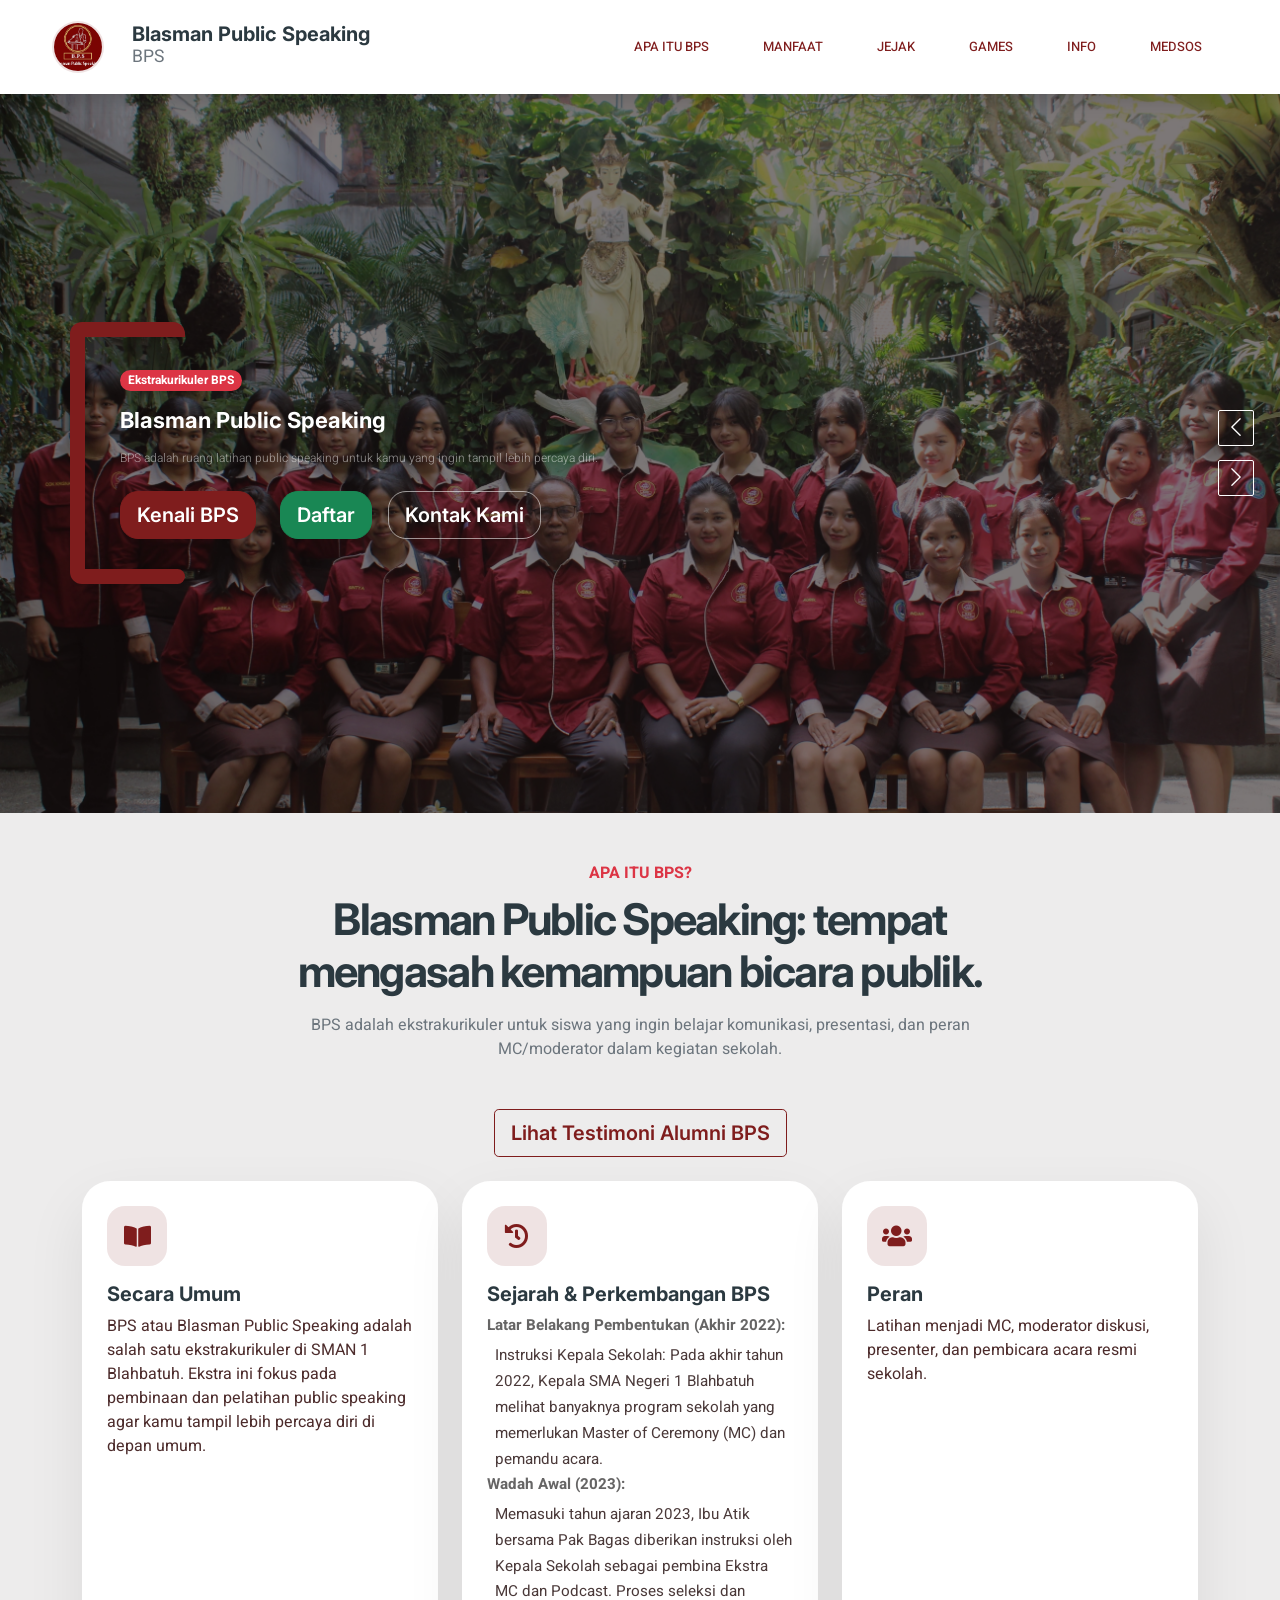
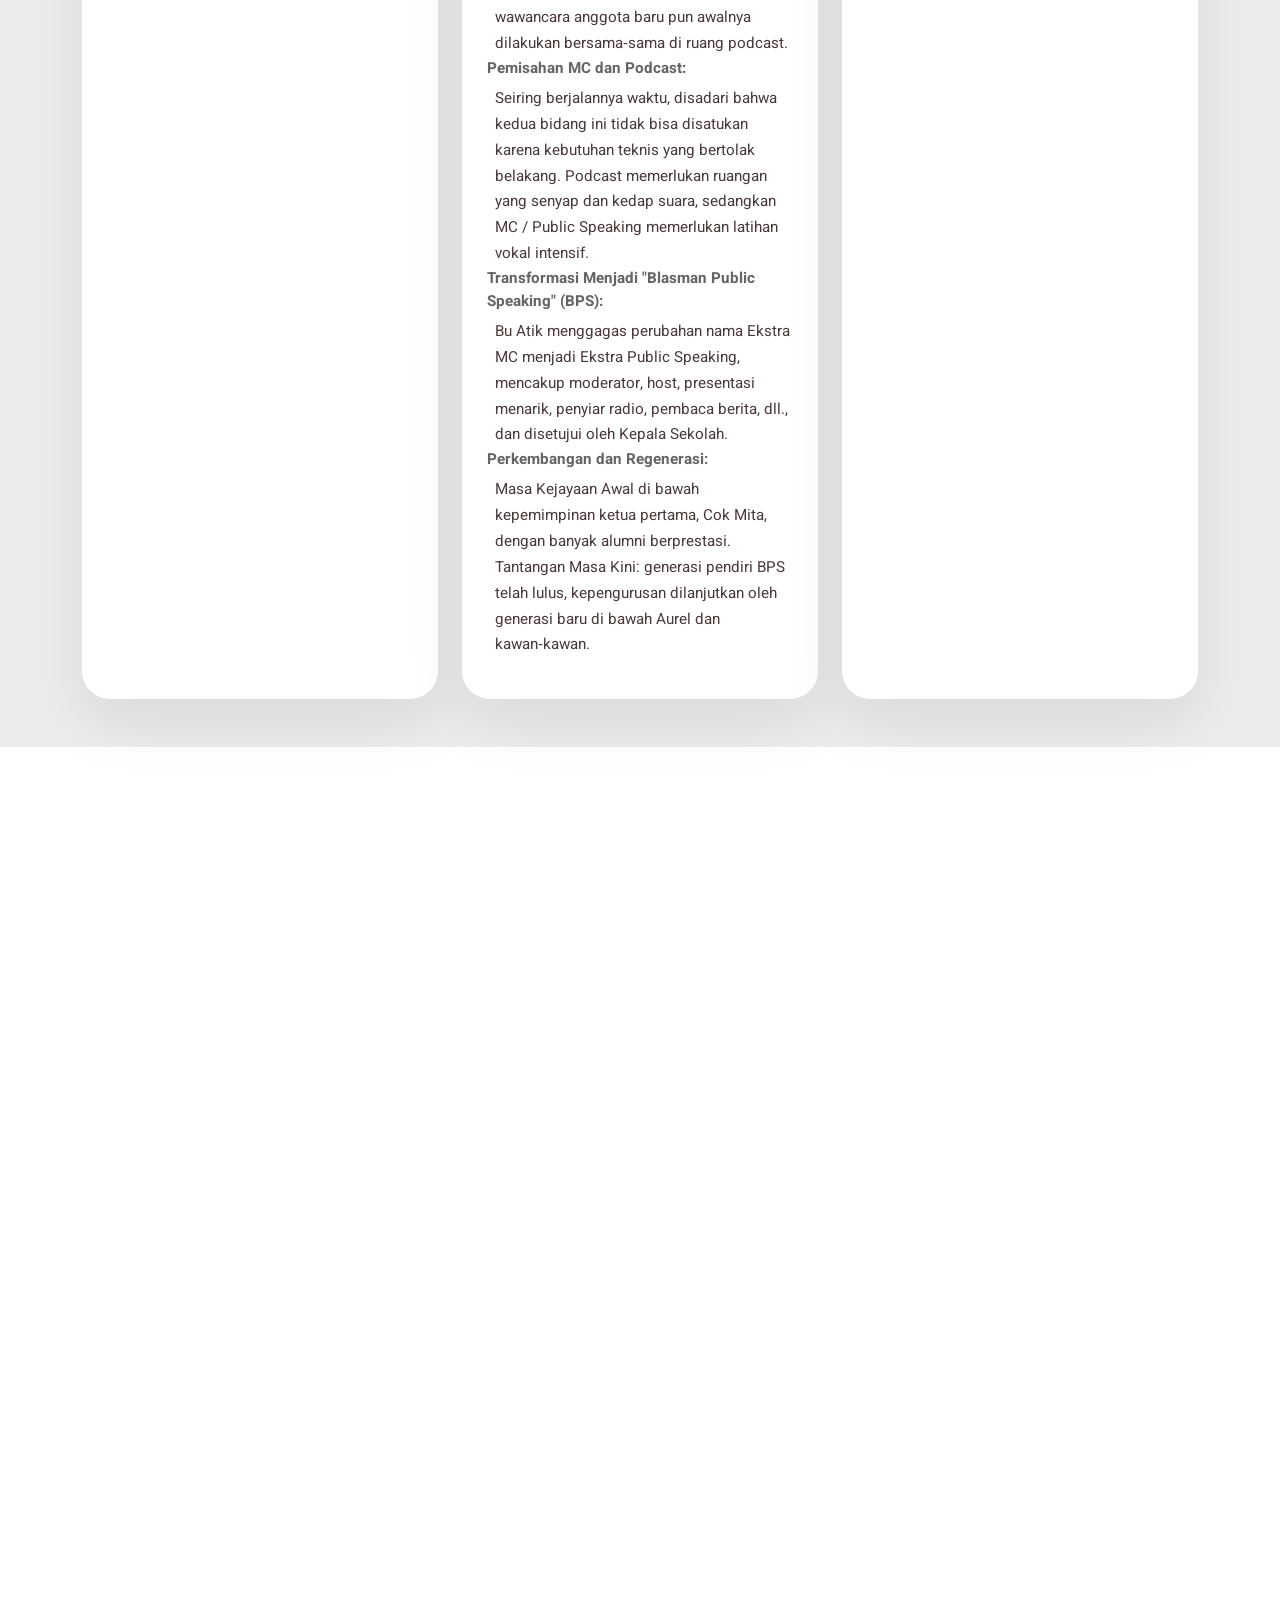
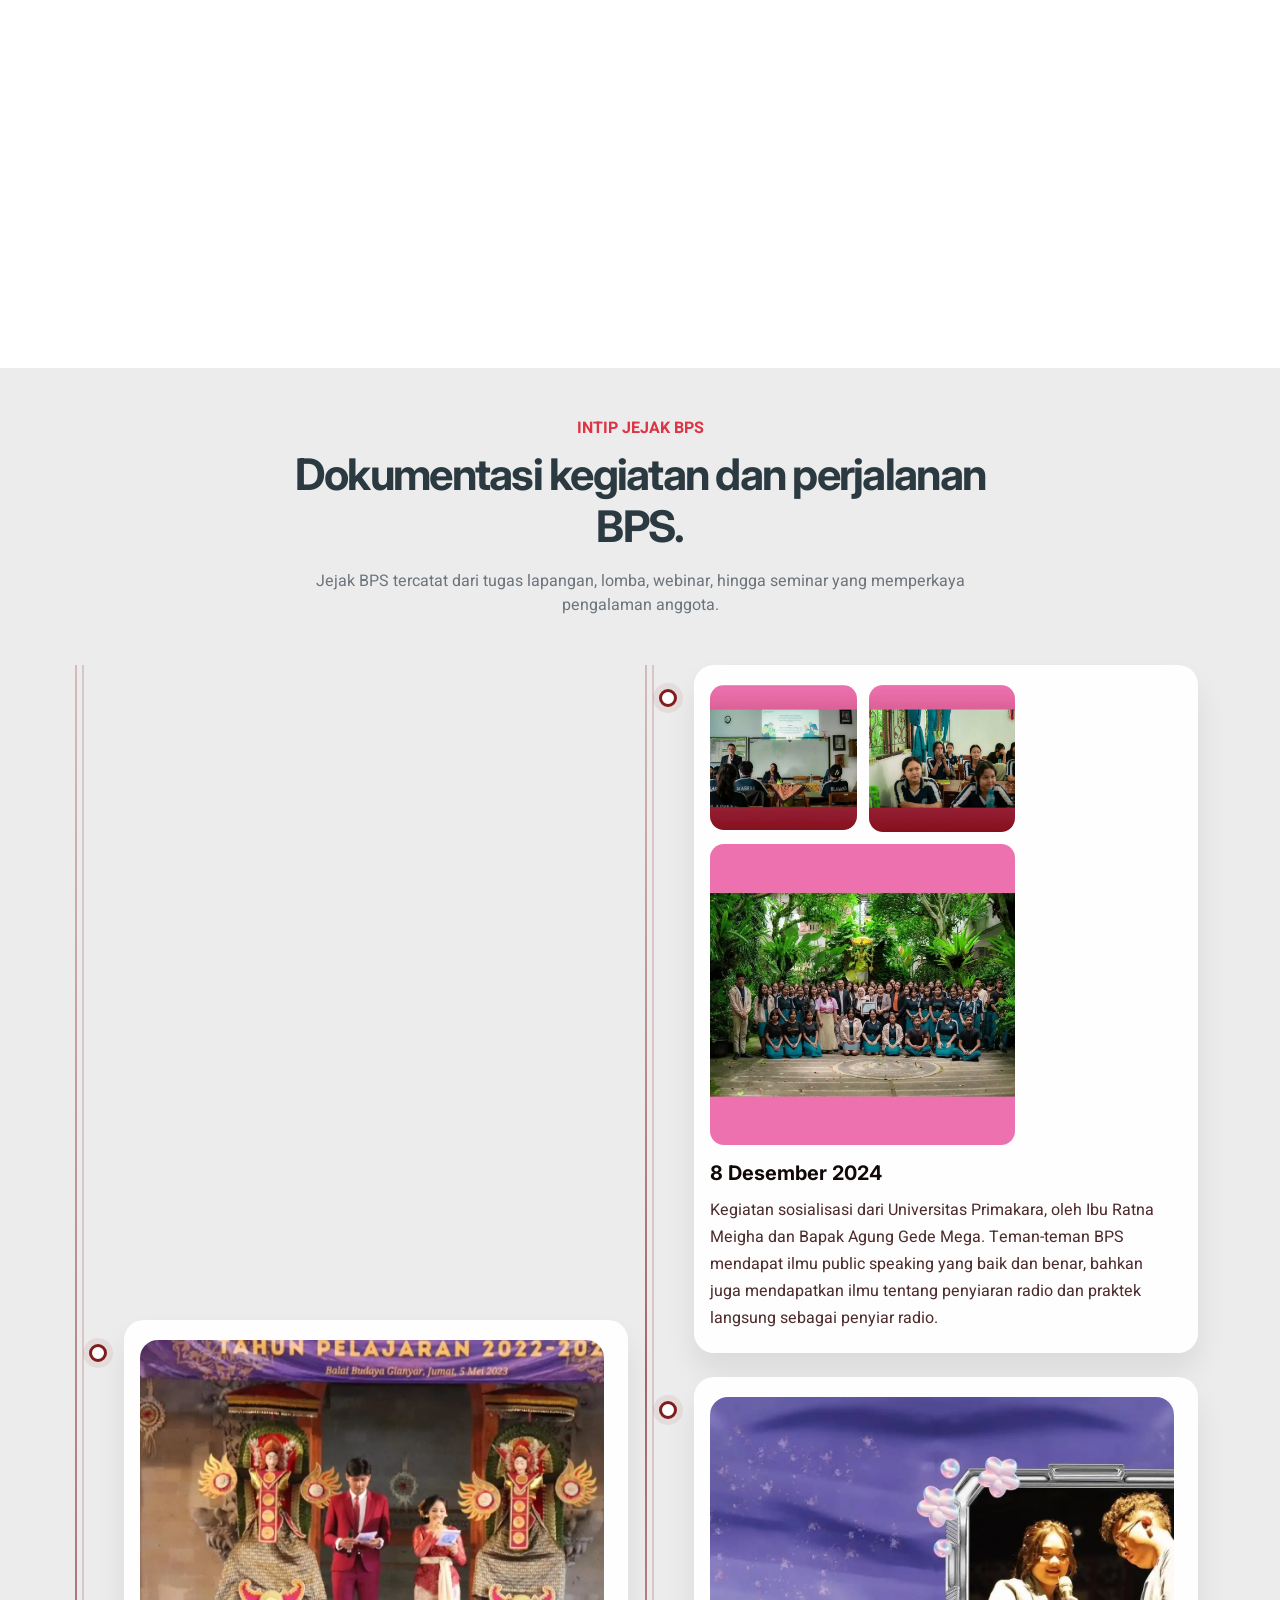
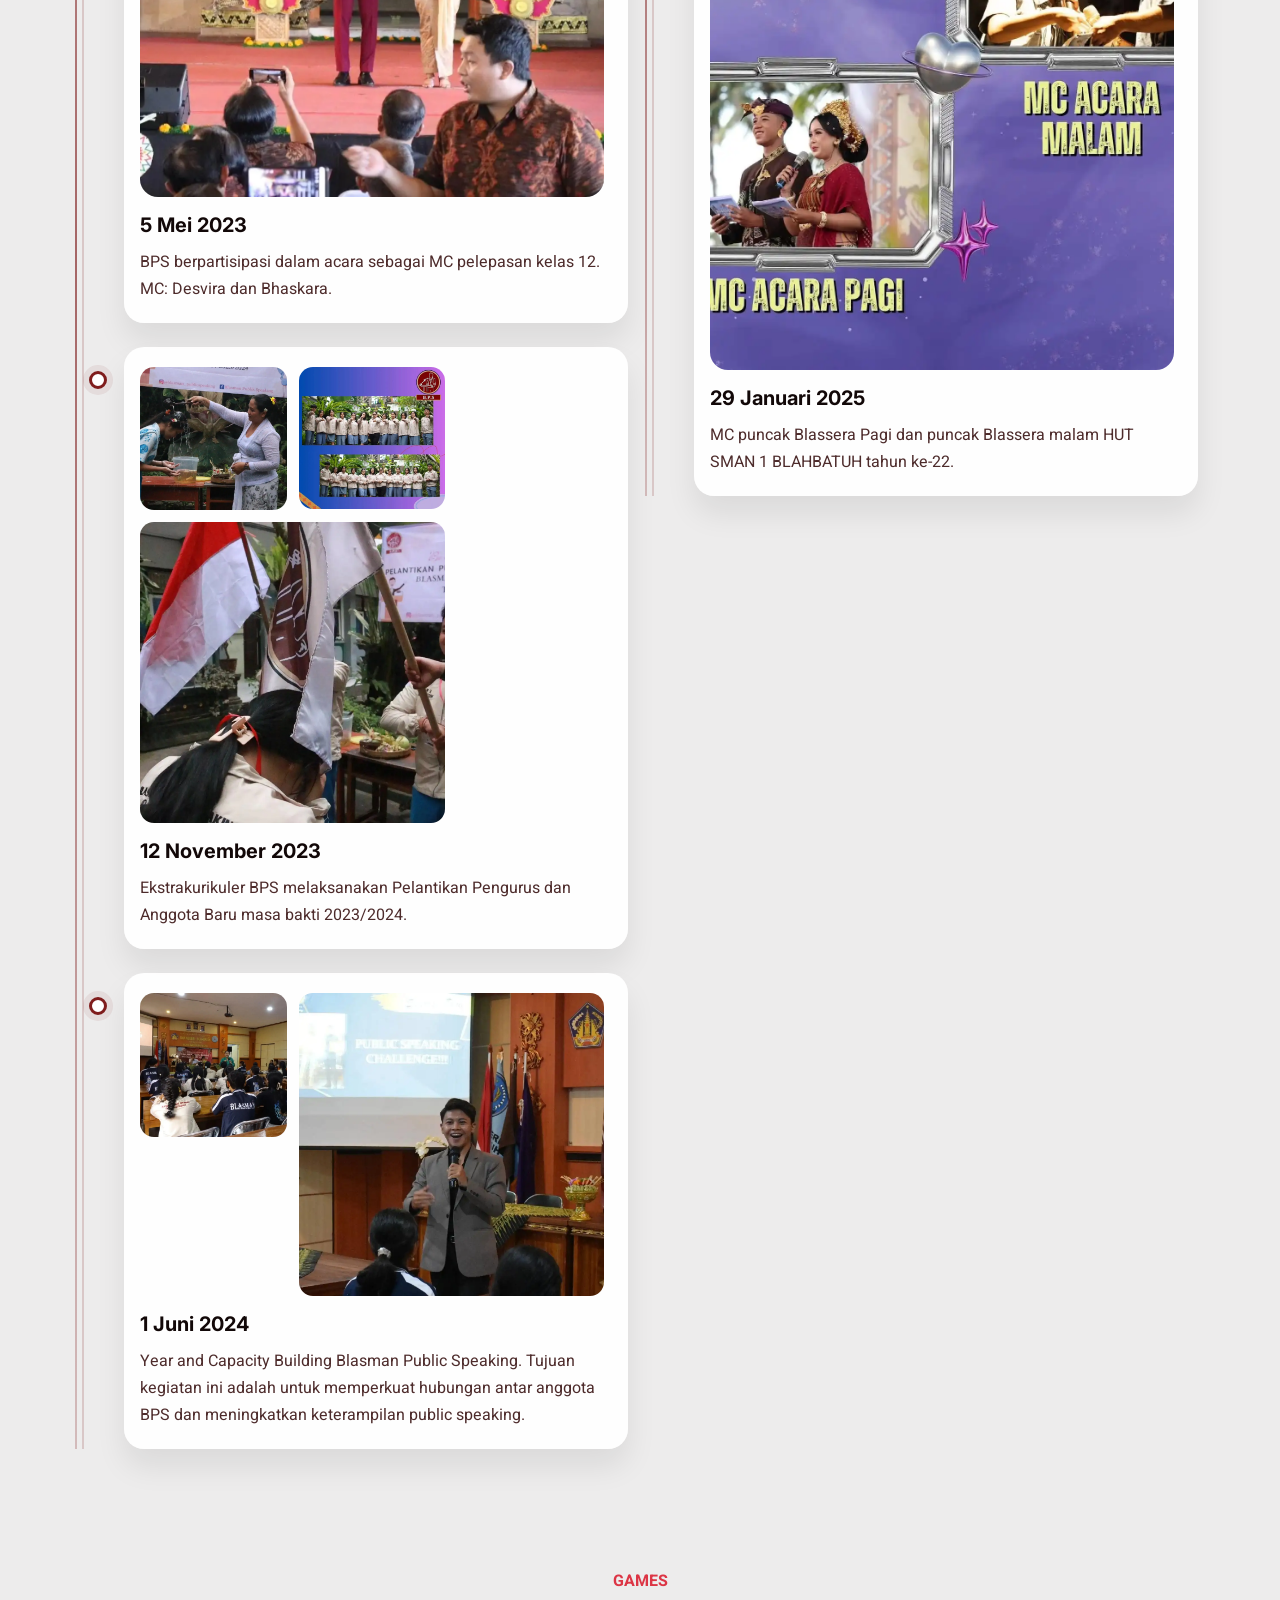
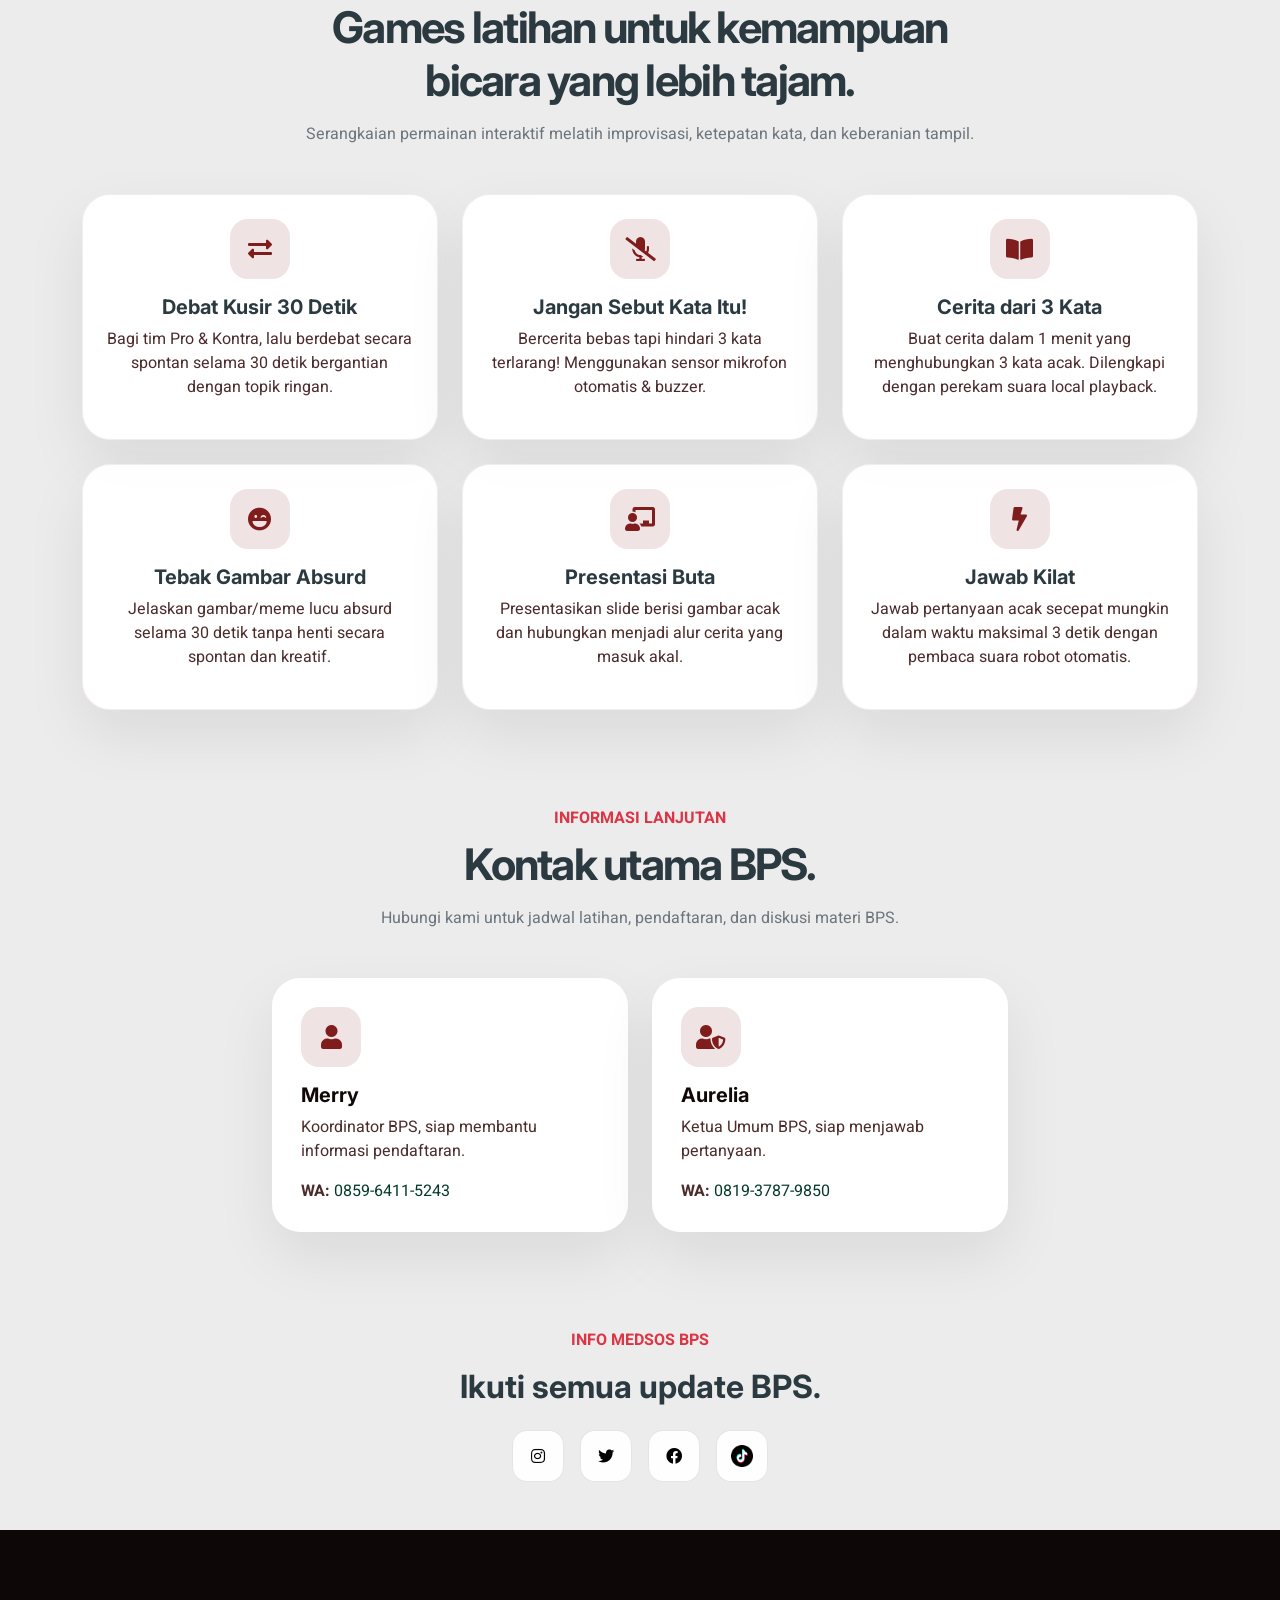
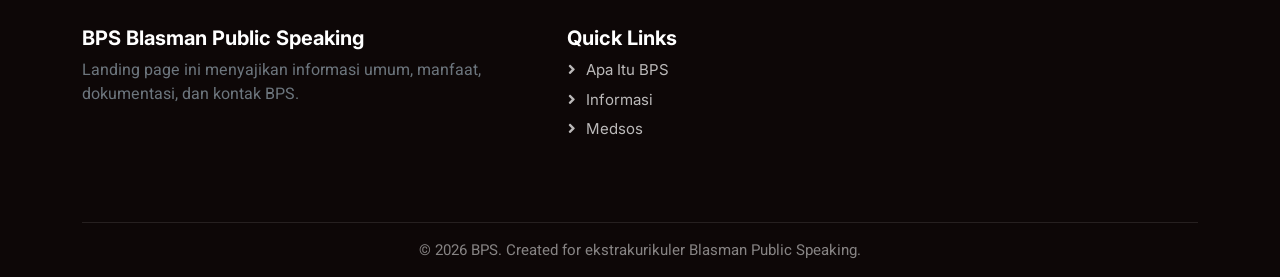
<file: index.html>
<!DOCTYPE html>
<html lang="en">

<head>
    <meta charset="utf-8">
    <title>BPS | Blasman Public Speaking</title>
    <meta content="width=device-width, initial-scale=1.0" name="viewport">
    <meta content="Landing page BPS Blasman Public Speaking" name="description">
    <meta content="BPS, public speaking, ekstrakurikuler, MC, moderator" name="keywords">

    <link href="img/favicon.ico" rel="icon">
    <link rel="preconnect" href="https://fonts.googleapis.com">
    <link rel="preconnect" href="https://fonts.gstatic.com" crossorigin>
    <link href="https://fonts.googleapis.com/css2?family=Heebo:wght@400;500;600&family=Inter:wght@700;800&display=swap"
        rel="stylesheet">
    <link href="https://cdnjs.cloudflare.com/ajax/libs/font-awesome/5.10.0/css/all.min.css" rel="stylesheet">
    <link href="https://cdn.jsdelivr.net/npm/bootstrap-icons@1.4.1/font/bootstrap-icons.css" rel="stylesheet">
    <link href="lib/animate/animate.min.css" rel="stylesheet">
    <link href="lib/owlcarousel/assets/owl.carousel.min.css" rel="stylesheet">
    <link href="css/bootstrap.min.css" rel="stylesheet">
    <link href="css/style.css" rel="stylesheet">
</head>

<body class="has-fixed-navbar">
    <div class="container-fluid bg-dark p-0">
        <div id="spinner"
            class="show bg-white position-fixed translate-middle w-100 vh-100 top-50 start-50 d-flex align-items-center justify-content-center">
            <div class="spinner-border text-primary" style="width: 3rem; height: 3rem;" role="status">
                <span class="sr-only">Loading...</span>
            </div>
        </div>

        <nav class="navbar navbar-expand-lg navbar-light bg-white shadow sticky-top py-3">
            <div class="container-fluid px-4 px-lg-5">
                <a href="index.html" class="navbar-brand d-flex align-items-center text-dark wow fadeInDown"
                    data-wow-delay="0.15s">
                    <img src="LOGO BPS.webp" alt="Logo BPS" class="me-3"
                        style="width:52px; height:auto; object-fit:contain;">
                    <div>
                        <h1 class="m-0 fs-5 fw-bolder text-dark">Blasman Public Speaking</h1>
                        <p class="m-0 small text-muted">BPS</p>
                    </div>
                </a>
                <button class="navbar-toggler" type="button" data-bs-toggle="collapse" data-bs-target="#navbarCollapse"
                    aria-controls="navbarCollapse" aria-expanded="false" aria-label="Toggle navigation">
                    <span class="navbar-toggler-icon"></span>
                </button>
                <div class="collapse navbar-collapse justify-content-end" id="navbarCollapse">
                    <div class="navbar-nav align-items-lg-center">
                        <a href="#apa-itu-bps" class="nav-link active">Apa itu BPS</a>
                        <a href="#manfaat" class="nav-link">Manfaat</a>
                        <a href="#jejak" class="nav-link">Jejak</a>
                        <a href="#games" class="nav-link">Games</a>
                        <a href="#informasi-lanjutan" class="nav-link">Info</a>
                        <a href="#info-medsos" class="nav-link">Medsos</a>
                    </div>
                </div>
            </div>
        </nav>

        <section class="position-relative overflow-hidden">
            <div class="hero-overlay"></div>
            <div class="container-fluid p-0">
                <div class="owl-carousel header-carousel position-relative">
                    <div class="owl-carousel-item position-relative">
                        <img class="img-fluid" src="fotbar 1 rev.webp" Foto BPS 1">
                        <div class="position-absolute top-0 start-0 w-100 h-100 d-flex align-items-center"
                            style="background: rgba(18, 8, 8, .55);">
                            <div class="container">
                                <div class="row justify-content-start">
                                    <div class="col-12 col-lg-7 text-white">
                                        <span class="badge bg-danger rounded-pill mb-3">Ekstrakurikuler BPS</span>
                                        <h1 class="display-5 fw-bolder text-white mb-3">Blasman Public Speaking</h1>
                                        <p class="lead text-white-50 mb-4">BPS adalah ruang latihan public speaking
                                            untuk kamu yang ingin tampil lebih percaya diri.</p>
                                        <div class="d-flex flex-wrap gap-3">
                                            <a href="#apa-itu-bps" class="btn btn-primary btn-lg wow fadeInUp"
                                                data-wow-delay="0.2s">Kenali BPS</a>
                                            <a href="https://forms.gle/SbegL861ZiJdB5PS8"
                                                class="btn btn-success btn-lg ms-2 wow fadeInUp"
                                                data-wow-delay="0.25s">Daftar</a>
                                            <a href="#informasi-lanjutan"
                                                class="btn btn-outline-light btn-lg wow fadeInUp"
                                                data-wow-delay="0.3s">Kontak Kami</a>
                                        </div>
                                    </div>
                                </div>
                            </div>
                        </div>
                    </div>
                    <div class="owl-carousel-item position-relative">
                        <img class="img-fluid" src="fotbar 2.webp" alt="Foto BPS 2">
                        <div class="position-absolute top-0 start-0 w-100 h-100 d-flex align-items-center"
                            style="background: rgba(18, 8, 8, .55);">
                            <div class="container">
                                <div class="row justify-content-start">
                                    <div class="col-12 col-lg-7 text-white">
                                        <span class="badge bg-danger rounded-pill mb-3">Ekstrakurikuler BPS</span>
                                        <h1 class="display-5 fw-bolder text-white mb-3">Blasman Public Speaking</h1>
                                        <p class="lead text-white-50 mb-4">BPS adalah ruang latihan public speaking
                                            untuk kamu yang ingin tampil lebih percaya diri.</p>
                                        <div class="d-flex flex-wrap gap-3">
                                            <a href="#apa-itu-bps" class="btn btn-primary btn-lg wow fadeInUp"
                                                data-wow-delay="0.2s">Kenali BPS</a>
                                            <a href="https://forms.gle/SbegL861ZiJdB5PS8"
                                                class="btn btn-success btn-lg ms-2 wow fadeInUp"
                                                data-wow-delay="0.25s">Daftar</a>
                                            <a href="#informasi-lanjutan"
                                                class="btn btn-outline-light btn-lg wow fadeInUp"
                                                data-wow-delay="0.3s">Kontak Kami</a>
                                        </div>
                                    </div>
                                </div>
                            </div>
                        </div>
                    </div>
                    <div class="owl-carousel-item position-relative">
                        <img class="img-fluid" src="fotbar 3.webp" alt="Foto BPS 3">
                        <div class="position-absolute top-0 start-0 w-100 h-100 d-flex align-items-center"
                            style="background: rgba(18, 8, 8, .55);">
                            <div class="container">
                                <div class="row justify-content-start">
                                    <div class="col-12 col-lg-7 text-white">
                                        <span class="badge bg-danger rounded-pill mb-3">Ekstrakurikuler BPS</span>
                                        <h1 class="display-5 fw-bolder text-white mb-3">Blasman Public Speaking</h1>
                                        <p class="lead text-white-50 mb-4">BPS adalah ruang latihan public speaking
                                            untuk kamu yang ingin tampil lebih percaya diri.</p>
                                        <div class="d-flex flex-wrap gap-3">
                                            <a href="#apa-itu-bps" class="btn btn-primary btn-lg wow fadeInUp"
                                                data-wow-delay="0.2s">Kenali BPS</a>
                                            <a href="https://forms.gle/SbegL861ZiJdB5PS8"
                                                class="btn btn-success btn-lg ms-2 wow fadeInUp"
                                                data-wow-delay="0.25s">Daftar</a>
                                            <a href="#informasi-lanjutan"
                                                class="btn btn-outline-light btn-lg wow fadeInUp"
                                                data-wow-delay="0.3s">Kontak Kami</a>
                                        </div>
                                    </div>
                                </div>
                            </div>
                        </div>
                    </div>
                </div>
            </div>
        </section>

        <section id="apa-itu-bps" class="container-fluid py-5 section-panel wow fadeInUp">
            <div class="container">
                <div class="section-header text-center mx-auto mb-5" style="max-width: 720px;">
                    <span class="text-uppercase text-danger fw-bold mb-2 d-inline-block">Apa itu BPS?</span>
                    <h2 class="fw-bold mb-3">Blasman Public Speaking: tempat mengasah kemampuan bicara publik.</h2>
                    <p class="text-muted">BPS adalah ekstrakurikuler untuk siswa yang ingin belajar komunikasi,
                        presentasi, dan peran MC/moderator dalam kegiatan sekolah.</p>
                </div>
                <div class="text-center my-4">
                    <a href="testimonials.html" class="btn btn-outline-primary btn-lg">Lihat Testimoni Alumni BPS</a>
                </div>

                <div class="row g-4">
                    <div class="col-md-4">
                        <div class="feature-card p-4 h-100">
                            <div class="icon"><i class="fas fa-book-open"></i></div>
                            <h5>Secara Umum</h5>
                            <p>BPS atau Blasman Public Speaking adalah salah satu ekstrakurikuler di SMAN 1 Blahbatuh.
                                Ekstra ini fokus pada pembinaan dan pelatihan public speaking agar kamu tampil lebih
                                percaya diri di depan umum.</p>
                        </div>
                    </div>
                    <div class="col-md-4">
                        <div class="feature-card p-4 h-100">
                            <div class="icon"><i class="fas fa-history"></i></div>
                            <h5>Sejarah &amp; Perkembangan BPS</h5>
                            <ol class="list-unstyled" style="font-size:0.95rem;">
                                <li><strong>Latar Belakang Pembentukan (Akhir 2022):</strong>
                                    <div class="history-desc">Instruksi Kepala Sekolah: Pada akhir tahun 2022, Kepala SMA Negeri 1 Blahbatuh melihat banyaknya program sekolah yang memerlukan Master of Ceremony (MC) dan pemandu acara.</div>
                                </li>
                                <li><strong>Wadah Awal (2023):</strong>
                                    <div class="history-desc">Memasuki tahun ajaran 2023, Ibu Atik bersama Pak Bagas diberikan instruksi oleh Kepala Sekolah sebagai pembina Ekstra MC dan Podcast. Proses seleksi dan wawancara anggota baru pun awalnya dilakukan bersama‑sama di ruang podcast.</div>
                                </li>
                                <li><strong>Pemisahan MC dan Podcast:</strong>
                                    <div class="history-desc">Seiring berjalannya waktu, disadari bahwa kedua bidang ini tidak bisa disatukan karena kebutuhan teknis yang bertolak belakang. Podcast memerlukan ruangan yang senyap dan kedap suara, sedangkan MC / Public Speaking memerlukan latihan vokal intensif.</div>
                                </li>
                                <li><strong>Transformasi Menjadi "Blasman Public Speaking" (BPS):</strong>
                                    <div class="history-desc">Bu Atik menggagas perubahan nama Ekstra MC menjadi Ekstra Public Speaking, mencakup moderator, host, presentasi menarik, penyiar radio, pembaca berita, dll., dan disetujui oleh Kepala Sekolah.</div>
                                </li>
                                <li><strong>Perkembangan dan Regenerasi:</strong>
                                    <div class="history-desc">Masa Kejayaan Awal di bawah kepemimpinan ketua pertama, Cok Mita, dengan banyak alumni berprestasi. Tantangan Masa Kini: generasi pendiri BPS telah lulus, kepengurusan dilanjutkan oleh generasi baru di bawah Aurel dan kawan‑kawan.</div>
                                </li>
                            </ol>
                        </div>
                    </div>
                    <div class="col-md-4">
                        <div class="feature-card p-4 h-100">
                            <div class="icon"><i class="fas fa-users"></i></div>
                            <h5>Peran</h5>
                            <p>Latihan menjadi MC, moderator diskusi, presenter, dan pembicara acara resmi sekolah.</p>
                        </div>
                    </div>
                </div>
            </div>
        </section>

        <section id="manfaat" class="container-fluid py-5 bg-light wow fadeInUp">
            <div class="container">
                <div class="row align-items-center mb-5">
                    <div class="col-lg-6">
                        <div class="section-header mb-4">
                            <span class="text-uppercase text-danger fw-bold">Manfaat Join BPS</span>
                            <h2 class="fw-bold">Ikuti BPS dan dapatkan keahlian berkomunikasi yang nyata.</h2>
                        </div>
                        <p class="text-muted">Bergabung dengan BPS berarti kamu belajar bicara dengan lebih jelas,
                            percaya diri, dan siap memimpin acara sekolah maupun pertemuan daring.</p>
                    </div>
                </div>
                <div class="row g-4 mb-5">
                    <!-- Left Column: Manfaat BPS -->
                    <div class="col-lg-6">
                        <div class="feature-card p-4 h-100 wow fadeInUp" data-wow-delay="0.15s">
                            <h4 class="fw-bold mb-4 text-dark text-uppercase"
                                style="font-size: 1.25rem; letter-spacing: 0.05em; border-bottom: 2px solid var(--primary); padding-bottom: 0.5rem;">
                                <i class="fas fa-star text-primary me-2"></i> Manfaat Join BPS
                            </h4>
                            <ul class="list-unstyled mb-0">
                                <li class="d-flex align-items-start gap-3 mb-3">
                                    <div class="flex-shrink-0 bg-primary text-white rounded-circle d-flex align-items-center justify-content-center"
                                        style="width: 26px; height: 26px; font-size: 0.8rem; font-weight: 700;">1</div>
                                    <div class="text-dark" style="font-size: 0.95rem;">Meningkatkan kemampuan berbicara
                                        di depan umum dengan lebih percaya diri dan terstruktur.</div>
                                </li>
                                <li class="d-flex align-items-start gap-3 mb-3">
                                    <div class="flex-shrink-0 bg-primary text-white rounded-circle d-flex align-items-center justify-content-center"
                                        style="width: 26px; height: 26px; font-size: 0.8rem; font-weight: 700;">2</div>
                                    <div class="text-dark" style="font-size: 0.95rem;">Melatih kemampuan komunikasi agar
                                        lebih jelas, efektif, dan mudah dipahami.</div>
                                </li>
                                <li class="d-flex align-items-start gap-3 mb-3">
                                    <div class="flex-shrink-0 bg-primary text-white rounded-circle d-flex align-items-center justify-content-center"
                                        style="width: 26px; height: 26px; font-size: 0.8rem; font-weight: 700;">3</div>
                                    <div class="text-dark" style="font-size: 0.95rem;">Menumbuhkan rasa percaya diri
                                        saat tampil di depan banyak orang.</div>
                                </li>
                                <li class="d-flex align-items-start gap-3 mb-3">
                                    <div class="flex-shrink-0 bg-primary text-white rounded-circle d-flex align-items-center justify-content-center"
                                        style="width: 26px; height: 26px; font-size: 0.8rem; font-weight: 700;">4</div>
                                    <div class="text-dark" style="font-size: 0.95rem;">Mengembangkan kerja sama tim
                                        melalui berbagai kegiatan dan latihan bersama.</div>
                                </li>
                                <li class="d-flex align-items-start gap-3 mb-3">
                                    <div class="flex-shrink-0 bg-primary text-white rounded-circle d-flex align-items-center justify-content-center"
                                        style="width: 26px; height: 26px; font-size: 0.8rem; font-weight: 700;">5</div>
                                    <div class="text-dark" style="font-size: 0.95rem;">Melatih kemampuan berpikir kritis
                                        dan spontan saat menyampaikan pendapat atau menjawab pertanyaan.</div>
                                </li>
                                <li class="d-flex align-items-start gap-3 mb-3">
                                    <div class="flex-shrink-0 bg-primary text-white rounded-circle d-flex align-items-center justify-content-center"
                                        style="width: 26px; height: 26px; font-size: 0.8rem; font-weight: 700;">6</div>
                                    <div class="text-dark" style="font-size: 0.95rem;">Menambah wawasan tentang teknik
                                        public speaking, MC, pidato, presentasi, dan debat.</div>
                                </li>
                                <li class="d-flex align-items-start gap-3 mb-3">
                                    <div class="flex-shrink-0 bg-primary text-white rounded-circle d-flex align-items-center justify-content-center"
                                        style="width: 26px; height: 26px; font-size: 0.8rem; font-weight: 700;">7</div>
                                    <div class="text-dark" style="font-size: 0.95rem;">Membentuk jiwa kepemimpinan dan
                                        tanggung jawab melalui kepanitiaan maupun penugasan.</div>
                                </li>
                                <li class="d-flex align-items-start gap-3 mb-3">
                                    <div class="flex-shrink-0 bg-primary text-white rounded-circle d-flex align-items-center justify-content-center"
                                        style="width: 26px; height: 26px; font-size: 0.8rem; font-weight: 700;">8</div>
                                    <div class="text-dark" style="font-size: 0.95rem;">Mengasah kemampuan menjadi MC,
                                        moderator, pembaca doa, pembaca Pancasila, maupun pembawa acara lainnya.</div>
                                </li>
                                <li class="d-flex align-items-start gap-3 mb-3">
                                    <div class="flex-shrink-0 bg-primary text-white rounded-circle d-flex align-items-center justify-content-center"
                                        style="width: 26px; height: 26px; font-size: 0.8rem; font-weight: 700;">9</div>
                                    <div class="text-dark" style="font-size: 0.95rem;">Mendapatkan kesempatan mengikuti
                                        perlombaan dan berbagai kegiatan sekolah sebagai perwakilan BPS.</div>
                                </li>
                                <li class="d-flex align-items-start gap-3 mb-3">
                                    <div class="flex-shrink-0 bg-primary text-white rounded-circle d-flex align-items-center justify-content-center"
                                        style="width: 26px; height: 26px; font-size: 0.8rem; font-weight: 700;">10</div>
                                    <div class="text-dark" style="font-size: 0.95rem;">Memperluas relasi dan pengalaman
                                        dengan bertemu teman-teman yang memiliki semangat untuk berkembang.</div>
                                </li>
                                <li class="d-flex align-items-start gap-3 mb-0">
                                    <div class="flex-shrink-0 bg-primary text-white rounded-circle d-flex align-items-center justify-content-center"
                                        style="width: 26px; height: 26px; font-size: 0.8rem; font-weight: 700;">11</div>
                                    <div class="text-dark" style="font-size: 0.95rem;">Mewujudkan motto BPS: <strong>“Be
                                            Brave and Confident”</strong>, yaitu berani tampil dan percaya pada
                                        kemampuan diri sendiri.</div>
                                </li>
                            </ul>
                        </div>
                    </div>

                    <!-- Right Column: Peran BPS -->
                    <div class="col-lg-6">
                        <div class="feature-card p-4 h-100 wow fadeInUp" data-wow-delay="0.25s">
                            <h4 class="fw-bold mb-4 text-dark text-uppercase"
                                style="font-size: 1.25rem; letter-spacing: 0.05em; border-bottom: 2px solid var(--primary); padding-bottom: 0.5rem;">
                                <i class="fas fa-users-cog text-primary me-2"></i> Peran & Penerapan
                            </h4>
                            <ul class="list-unstyled mb-0">
                                <li class="d-flex align-items-start gap-3 mb-3">
                                    <div class="flex-shrink-0 rounded-circle d-flex align-items-center justify-content-center"
                                        style="width: 26px; height: 26px; background: rgba(127, 29, 29, 0.08); color: var(--primary);">
                                        <i class="fas fa-check" style="font-size: 0.8rem;"></i>
                                    </div>
                                    <div class="text-dark" style="font-size: 0.95rem;"><strong>Master of Ceremony
                                            (MC)</strong> – Memandu jalannya acara formal maupun nonformal.</div>
                                </li>
                                <li class="d-flex align-items-start gap-3 mb-3">
                                    <div class="flex-shrink-0 rounded-circle d-flex align-items-center justify-content-center"
                                        style="width: 26px; height: 26px; background: rgba(127, 29, 29, 0.08); color: var(--primary);">
                                        <i class="fas fa-check" style="font-size: 0.8rem;"></i>
                                    </div>
                                    <div class="text-dark" style="font-size: 0.95rem;"><strong>Moderator</strong> –
                                        Memimpin diskusi, seminar, talkshow, dan sesi tanya jawab.</div>
                                </li>
                                <li class="d-flex align-items-start gap-3 mb-3">
                                    <div class="flex-shrink-0 rounded-circle d-flex align-items-center justify-content-center"
                                        style="width: 26px; height: 26px; background: rgba(127, 29, 29, 0.08); color: var(--primary);">
                                        <i class="fas fa-check" style="font-size: 0.8rem;"></i>
                                    </div>
                                    <div class="text-dark" style="font-size: 0.95rem;"><strong>Public Speaker</strong> –
                                        Menyampaikan pidato, presentasi, atau materi di depan audiens.</div>
                                </li>
                                <li class="d-flex align-items-start gap-3 mb-3">
                                    <div class="flex-shrink-0 rounded-circle d-flex align-items-center justify-content-center"
                                        style="width: 26px; height: 26px; background: rgba(127, 29, 29, 0.08); color: var(--primary);">
                                        <i class="fas fa-check" style="font-size: 0.8rem;"></i>
                                    </div>
                                    <div class="text-dark" style="font-size: 0.95rem;"><strong>Pembaca Doa</strong> –
                                        Membawakan doa pada berbagai kegiatan sekolah.</div>
                                </li>
                                <li class="d-flex align-items-start gap-3 mb-3">
                                    <div class="flex-shrink-0 rounded-circle d-flex align-items-center justify-content-center"
                                        style="width: 26px; height: 26px; background: rgba(127, 29, 29, 0.08); color: var(--primary);">
                                        <i class="fas fa-check" style="font-size: 0.8rem;"></i>
                                    </div>
                                    <div class="text-dark" style="font-size: 0.95rem;"><strong>Pembaca UUD 1945</strong>
                                        – Membacakan Pembukaan UUD 1945 pada kegiatan tertentu.</div>
                                </li>
                                <li class="d-flex align-items-start gap-3 mb-3">
                                    <div class="flex-shrink-0 rounded-circle d-flex align-items-center justify-content-center"
                                        style="width: 26px; height: 26px; background: rgba(127, 29, 29, 0.08); color: var(--primary);">
                                        <i class="fas fa-check" style="font-size: 0.8rem;"></i>
                                    </div>
                                    <div class="text-dark" style="font-size: 0.95rem;"><strong>Pewara</strong> –
                                        Membawakan susunan acara resmi dengan bahasa yang baik, sopan, dan sesuai tata
                                        protokol.</div>
                                </li>
                                <li class="d-flex align-items-start gap-3 mb-3">
                                    <div class="flex-shrink-0 rounded-circle d-flex align-items-center justify-content-center"
                                        style="width: 26px; height: 26px; background: rgba(127, 29, 29, 0.08); color: var(--primary);">
                                        <i class="fas fa-check" style="font-size: 0.8rem;"></i>
                                    </div>
                                    <div class="text-dark" style="font-size: 0.95rem;"><strong>Host</strong> – Memandu
                                        acara hiburan, podcast, atau talkshow sekolah.</div>
                                </li>
                                <li class="d-flex align-items-start gap-3 mb-0">
                                    <div class="flex-shrink-0 rounded-circle d-flex align-items-center justify-content-center"
                                        style="width: 26px; height: 26px; background: rgba(127, 29, 29, 0.08); color: var(--primary);">
                                        <i class="fas fa-check" style="font-size: 0.8rem;"></i>
                                    </div>
                                    <div class="text-dark" style="font-size: 0.95rem;"><strong>Perwakilan Lomba Public
                                            Speaking</strong> – Mengikuti kompetisi pidato, presentasi, debat, maupun
                                        MC.</div>
                                </li>
                            </ul>
                        </div>
                    </div>
                </div>
            </div>
        </section>

        <section id="jejak" class="container-fluid py-5 section-panel wow fadeInUp">
            <div class="container">
                <div class="section-header text-center mx-auto mb-5" style="max-width: 720px;">
                    <span class="text-uppercase text-danger fw-bold mb-2 d-inline-block">Intip Jejak BPS</span>
                    <h2 class="fw-bold mb-3">Dokumentasi kegiatan dan perjalanan BPS.</h2>
                    <p class="text-muted">Jejak BPS tercatat dari tugas lapangan, lomba, webinar, hingga seminar yang
                        memperkaya pengalaman anggota.</p>
                </div>
                <div class="row g-4">
                    <div class="col-lg-6">
                        <div class="timeline-wrapper">
                            <div class="timeline-item wow fadeInUp" data-wow-delay="0.12s">
                                <img src="29 januari.webp" alt="HUT SMAN 1 Blahbatuh" class="timeline-photo mb-3">
                                <h5>29 Januari 2023</h5>
                                <p>Ekstrakurikuler BPS turut serta dalam acara HUT SMAN 1 BLAHBATUH sebagai MC di berbagai rangkaian kegiatan BLASSERA.</p>
                            </div>
                            <div class="timeline-item wow fadeInUp" data-wow-delay="0.16s">
                                <img src="5 mei.webp" alt="MC Pelepasan Kelas 12" class="timeline-photo mb-3">
                                <h5>5 Mei 2023</h5>
                                <p>BPS berpartisipasi dalam acara sebagai MC pelepasan kelas 12. MC: Desvira dan Bhaskara.</p>
                            </div>
                            <div class="timeline-item wow fadeInUp" data-wow-delay="0.20s">
                                <div class="timeline-photo-group mb-3">
                                    <img src="12 november.webp" alt="Pelantikan Pengurus BPS" class="timeline-photo-small">
                                    <img src="12 november(2).webp" alt="Pelantikan Pengurus BPS" class="timeline-photo-small">
                                    <img src="12 november(3).webp" alt="Pelantikan Pengurus BPS" class="timeline-photo-small">
                                </div>
                                <h5>12 November 2023</h5>
                                <p>Ekstrakurikuler BPS melaksanakan Pelantikan Pengurus dan Anggota Baru masa bakti 2023/2024.</p>
                            </div>
                            <div class="timeline-item wow fadeInUp" data-wow-delay="0.24s">
                                <div class="timeline-photo-group mb-3">
                                    <img src="1 juni.webp" alt="Year and Capacity Building" class="timeline-photo-small">
                                    <img src="1 juni (2).webp" alt="Year and Capacity Building" class="timeline-photo-small">
                                </div>
                                <h5>1 Juni 2024</h5>
                                <p>Year and Capacity Building Blasman Public Speaking. Tujuan kegiatan ini adalah untuk memperkuat hubungan antar anggota BPS dan meningkatkan keterampilan public speaking.</p>
                            </div>
                        </div>
                    </div>
                    <div class="col-lg-6">
                        <div class="timeline-wrapper">
                            <div class="timeline-item wow fadeInUp" data-wow-delay="0.28s">
                                <div class="timeline-photo-group mb-3">
                                    <img src="8 des.webp" alt="Sosialisasi Universitas Primakara" class="timeline-photo-small">
                                    <img src="8 des (2).webp" alt="Sosialisasi Universitas Primakara" class="timeline-photo-small">
                                    <img src="8 des (3).webp" alt="Sosialisasi Universitas Primakara" class="timeline-photo-small">
                                </div>
                                <h5>8 Desember 2024</h5>
                                <p>Kegiatan sosialisasi dari Universitas Primakara, oleh Ibu Ratna Meigha dan Bapak Agung Gede Mega. Teman-teman BPS mendapat ilmu public speaking yang baik dan benar, bahkan juga mendapatkan ilmu tentang penyiaran radio dan praktek langsung sebagai penyiar radio.</p>
                            </div>
                            <div class="timeline-item wow fadeInUp" data-wow-delay="0.32s">
                                <img src="29 januari 25.webp" alt="MC Blassera HUT 22" class="timeline-photo mb-3">
                                <h5>29 Januari 2025</h5>
                                <p>MC puncak Blassera Pagi dan puncak Blassera malam HUT SMAN 1 BLAHBATUH tahun ke-22.</p>
                            </div>
                        </div>
                    </div>
                </div>
            </div>
        </section>

        <section id="games" class="container-fluid py-5 section-panel wow fadeInUp">
            <div class="container">
                <div class="section-header text-center mx-auto mb-5" style="max-width: 720px;">
                    <span class="text-uppercase text-danger fw-bold mb-2 d-inline-block">GAMES</span>
                    <h2 class="fw-bold mb-3">Games latihan untuk kemampuan bicara yang lebih tajam.</h2>
                    <p class="text-muted">Serangkaian permainan interaktif melatih improvisasi, ketepatan kata, dan
                        keberanian tampil.</p>
                </div>
                <div class="row g-4">
                    <!-- Game 1: Debat Kusir 30 Detik -->
                    <div class="col-md-6 col-lg-4">
                        <a href="games/debat.html" class="text-decoration-none">
                            <div class="feature-card p-4 h-100 text-center game-card">
                                <div class="icon mx-auto"><i class="fas fa-exchange-alt"></i></div>
                                <h5 class="text-dark">Debat Kusir 30 Detik</h5>
                                <p>Bagi tim Pro & Kontra, lalu berdebat secara spontan selama 30 detik bergantian dengan
                                    topik ringan.</p>
                            </div>
                        </a>
                    </div>
                    <!-- Game 2: Jangan Sebut Kata Itu! -->
                    <div class="col-md-6 col-lg-4">
                        <a href="games/jangan-sebut.html" class="text-decoration-none">
                            <div class="feature-card p-4 h-100 text-center game-card">
                                <div class="icon mx-auto"><i class="fas fa-microphone-slash"></i></div>
                                <h5 class="text-dark">Jangan Sebut Kata Itu!</h5>
                                <p>Bercerita bebas tapi hindari 3 kata terlarang! Menggunakan sensor mikrofon otomatis &
                                    buzzer.</p>
                            </div>
                        </a>
                    </div>
                    <!-- Game 3: Cerita dari 3 Kata -->
                    <div class="col-md-6 col-lg-4">
                        <a href="games/cerita-3-kata.html" class="text-decoration-none">
                            <div class="feature-card p-4 h-100 text-center game-card">
                                <div class="icon mx-auto"><i class="fas fa-book-open"></i></div>
                                <h5 class="text-dark">Cerita dari 3 Kata</h5>
                                <p>Buat cerita dalam 1 menit yang menghubungkan 3 kata acak. Dilengkapi dengan perekam
                                    suara local playback.</p>
                            </div>
                        </a>
                    </div>
                    <!-- Game 4: Tebak Gambar Absurd -->
                    <div class="col-md-6 col-lg-4">
                        <a href="games/tebak-gambar.html" class="text-decoration-none">
                            <div class="feature-card p-4 h-100 text-center game-card">
                                <div class="icon mx-auto"><i class="fas fa-laugh-wink"></i></div>
                                <h5 class="text-dark">Tebak Gambar Absurd</h5>
                                <p>Jelaskan gambar/meme lucu absurd selama 30 detik tanpa henti secara spontan dan
                                    kreatif.</p>
                            </div>
                        </a>
                    </div>
                    <!-- Game 5: Presentasi Buta -->
                    <div class="col-md-6 col-lg-4">
                        <a href="games/presentasi-buta.html" class="text-decoration-none">
                            <div class="feature-card p-4 h-100 text-center game-card">
                                <div class="icon mx-auto"><i class="fas fa-chalkboard-teacher"></i></div>
                                <h5 class="text-dark">Presentasi Buta</h5>
                                <p>Presentasikan slide berisi gambar acak dan hubungkan menjadi alur cerita yang masuk
                                    akal.</p>
                            </div>
                        </a>
                    </div>
                    <!-- Game 6: Jawab Kilat -->
                    <div class="col-md-6 col-lg-4">
                        <a href="games/jawab-kilat.html" class="text-decoration-none">
                            <div class="feature-card p-4 h-100 text-center game-card">
                                <div class="icon mx-auto"><i class="fas fa-bolt"></i></div>
                                <h5 class="text-dark">Jawab Kilat</h5>
                                <p>Jawab pertanyaan acak secepat mungkin dalam waktu maksimal 3 detik dengan pembaca
                                    suara robot otomatis.</p>
                            </div>
                        </a>
                    </div>
                </div>
            </div>
        </section>

        <section id="informasi-lanjutan" class="container-fluid py-5 section-panel wow fadeInUp">
            <div class="container">
                <div class="section-header text-center mx-auto mb-5" style="max-width: 720px;">
                    <span class="text-uppercase text-danger fw-bold mb-2 d-inline-block">Informasi Lanjutan</span>
                    <h2 class="fw-bold mb-3">Kontak utama BPS.</h2>
                    <p class="text-muted">Hubungi kami untuk jadwal latihan, pendaftaran, dan diskusi materi BPS.</p>
                </div>
                <div class="row g-4 justify-content-center">
                    <div class="col-md-6 col-lg-4">
                        <div class="contact-card h-100 wow fadeInUp" data-wow-delay="0.18s">
                            <div class="icon"><i class="fas fa-user"></i>
                            </div>
                            <h5>Merry</h5>
                            <p>Koordinator BPS, siap membantu informasi pendaftaran.</p>
                            <p class="mb-0"><strong>WA:</strong> <a href="https://wa.me/6285964115243" class="text-decoration-none">0859-6411-5243</a></p>
                        </div>
                    </div>
                    <div class="col-md-6 col-lg-4">
                        <div class="contact-card h-100 wow fadeInUp" data-wow-delay="0.24s">
                            <div class="icon"><i class="fas fa-user-shield"></i></div>
                            <h5>Aurelia</h5>
                            <p>Ketua Umum BPS, siap menjawab pertanyaan.</p>
                            <p class="mb-0"><strong>WA:</strong> <a href="https://wa.me/6281937879850" class="text-decoration-none">0819-3787-9850</a></p>
                        </div>
                    </div>
                </div>
            </div>
        </section>

        <section id="info-medsos" class="container-fluid py-5 section-panel text-dark wow fadeInUp">
            <div class="container">
                <div class="text-center mb-4">
                    <span class="text-uppercase text-danger fw-bold">Info Medsos BPS</span>
                    <h2 class="fw-bold mt-3">Ikuti semua update BPS.</h2>
                </div>
                <div class="d-flex flex-wrap justify-content-center gap-3">
                    <a href="https://www.instagram.com/blasman_publicspeaking"
                        class="social-icon text-decoration-none wow fadeInUp" data-wow-delay="0.12s"><i
                            class="fab fa-instagram"></i></a>
                    <a href="https://twitter.com/blasman_publicspeaking"
                        class="social-icon text-decoration-none wow fadeInUp" data-wow-delay="0.18s"><i
                            class="fab fa-twitter"></i></a>
                    <a href="https://www.facebook.com/blasmanpublicspeaking"
                        class="social-icon text-decoration-none wow fadeInUp" data-wow-delay="0.24s"><i
                            class="fab fa-facebook"></i></a>
                    <a href="https://www.tiktok.com/@blasman_publicspeaking"
                        class="social-icon text-decoration-none wow fadeInUp" data-wow-delay="0.30s" aria-label="TikTok @blasman_publicspeaking">
                        <img src="tiktok-logo-icon-social-media-icon-free-png.webp" alt="TikTok" class="tiktok-icon">
                    </a>
                </div>
            </div>
        </section>

        <footer class="container-fluid footer pt-5 wow fadeIn" data-wow-delay="0.1s">
            <div class="container py-5">
                <div class="row g-5">
                    <div class="col-lg-5">
                        <h5>BPS Blasman Public Speaking</h5>
                        <p class="text-muted">Landing page ini menyajikan informasi umum, manfaat, dokumentasi, dan
                            kontak BPS.</p>
                    </div>
                    <div class="col-lg-3">
                        <h5>Quick Links</h5>
                        <ul class="list-unstyled">
                            <li><a class="btn btn-link" href="#apa-itu-bps">Apa itu BPS</a></li>
                            <li><a class="btn btn-link" href="#informasi-lanjutan">Informasi</a></li>
                            <li><a class="btn btn-link" href="#info-medsos">Medsos</a></li>
                        </ul>
                    </div>
                </div>
            </div>
            <div class="container">
                <div class="copyright py-3 text-center text-white-50">
                    &copy; 2026 BPS. Created for ekstrakurikuler Blasman Public Speaking.
                </div>
            </div>
        </footer>

        <a href="#" class="btn btn-lg btn-primary btn-lg-square back-to-top wow fadeInUp" data-wow-delay="0.1s"><i
                class="bi bi-arrow-up"></i></a>
    </div>

    <script src="https://code.jquery.com/jquery-3.4.1.min.js"></script>
    <script src="https://cdn.jsdelivr.net/npm/bootstrap@5.0.0/dist/js/bootstrap.bundle.min.js"></script>
    <script src="lib/wow/wow.min.js"></script>
    <script src="lib/easing/easing.min.js"></script>
    <script src="lib/waypoints/waypoints.min.js"></script>
    <script src="lib/owlcarousel/owl.carousel.min.js"></script>
    <script src="js/main.js"></script>
</body>

</html>
</file>
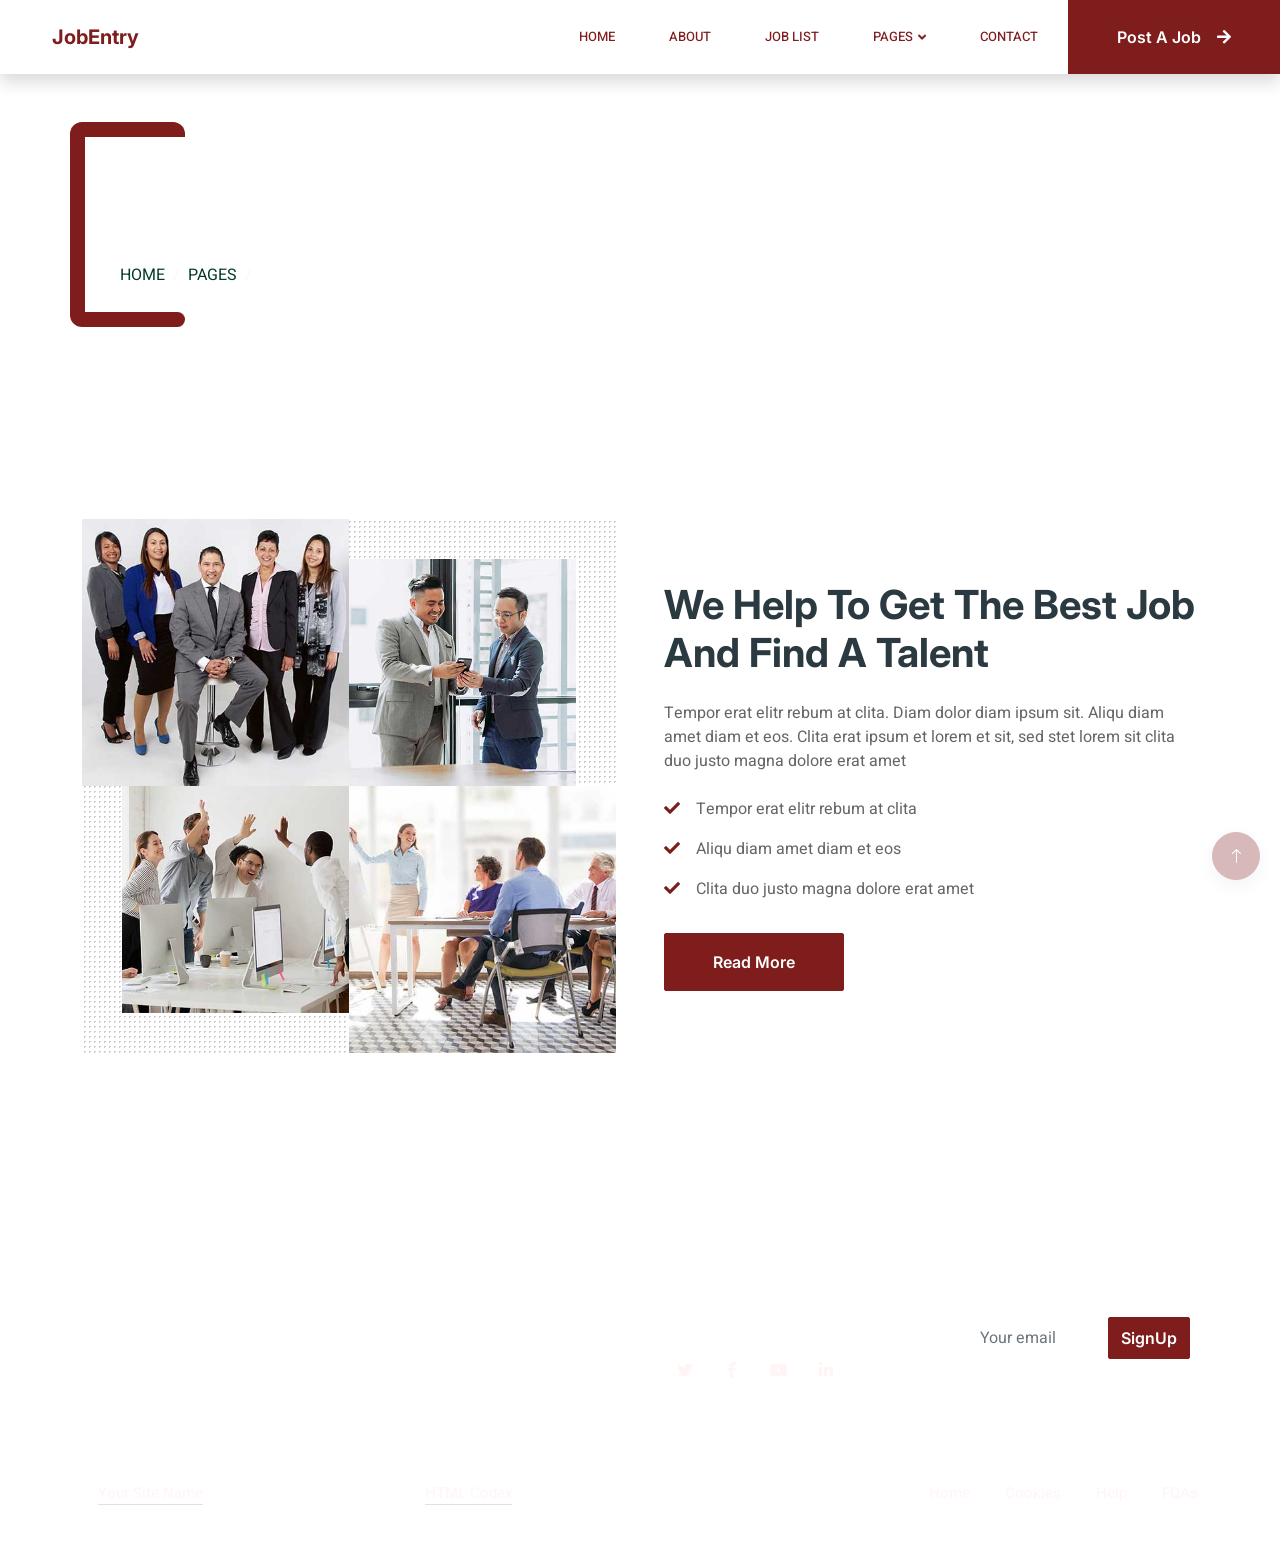
<file: about.html>
<!DOCTYPE html>
<html lang="en">

<head>
    <meta charset="utf-8">
    <title>JobEntry - Job Portal Website Template</title>
    <meta content="width=device-width, initial-scale=1.0" name="viewport">
    <meta content="" name="keywords">
    <meta content="" name="description">

    <!-- Favicon -->
    <link href="img/favicon.ico" rel="icon">

    <!-- Google Web Fonts -->
    <link rel="preconnect" href="https://fonts.googleapis.com">
    <link rel="preconnect" href="https://fonts.gstatic.com" crossorigin>
    <link href="https://fonts.googleapis.com/css2?family=Heebo:wght@400;500;600&family=Inter:wght@700;800&display=swap" rel="stylesheet">
    
    <!-- Icon Font Stylesheet -->
    <link href="https://cdnjs.cloudflare.com/ajax/libs/font-awesome/5.10.0/css/all.min.css" rel="stylesheet">
    <link href="https://cdn.jsdelivr.net/npm/bootstrap-icons@1.4.1/font/bootstrap-icons.css" rel="stylesheet">

    <!-- Libraries Stylesheet -->
    <link href="lib/animate/animate.min.css" rel="stylesheet">
    <link href="lib/owlcarousel/assets/owl.carousel.min.css" rel="stylesheet">

    <!-- Customized Bootstrap Stylesheet -->
    <link href="css/bootstrap.min.css" rel="stylesheet">

    <!-- Template Stylesheet -->
    <link href="css/style.css" rel="stylesheet">
</head>

<body>
    <div class="container-fluid bg-white p-0">
        <!-- Spinner Start -->
        <div id="spinner" class="show bg-white position-fixed translate-middle w-100 vh-100 top-50 start-50 d-flex align-items-center justify-content-center">
            <div class="spinner-border text-primary" style="width: 3rem; height: 3rem;" role="status">
                <span class="sr-only">Loading...</span>
            </div>
        </div>
        <!-- Spinner End -->


        <!-- Navbar Start -->
        <nav class="navbar navbar-expand-lg bg-white navbar-light shadow sticky-top p-0">
            <a href="index.html" class="navbar-brand d-flex align-items-center text-center py-0 px-4 px-lg-5">
                <h1 class="m-0 text-primary">JobEntry</h1>
            </a>
            <button type="button" class="navbar-toggler me-4" data-bs-toggle="collapse" data-bs-target="#navbarCollapse">
                <span class="navbar-toggler-icon"></span>
            </button>
            <div class="collapse navbar-collapse" id="navbarCollapse">
                <div class="navbar-nav ms-auto p-4 p-lg-0">
                    <a href="index.html" class="nav-item nav-link">Home</a>
                    <a href="about.html" class="nav-item nav-link active">About</a>
                    <a href="job-list.html" class="nav-item nav-link">Job List</a>
                    <div class="nav-item dropdown">
                        <a href="#" class="nav-link dropdown-toggle" data-bs-toggle="dropdown">Pages</a>
                        <div class="dropdown-menu rounded-0 m-0">
                            <a href="category.html" class="dropdown-item">Job Category</a>
                            <a href="testimonial.html" class="dropdown-item">Testimonial</a>
                            <a href="404.html" class="dropdown-item">404</a>
                        </div>
                    </div>
                    <a href="contact.html" class="nav-item nav-link">Contact</a>
                </div>
                <a href="" class="btn btn-primary rounded-0 py-4 px-lg-5 d-none d-lg-block">Post A Job<i class="fa fa-arrow-right ms-3"></i></a>
            </div>
        </nav>
        <!-- Navbar End -->


        <!-- Header End -->
        <div class="container-fluid py-5 bg-dark page-header mb-5">
            <div class="container my-5 pt-5 pb-4">
                <h1 class="display-3 text-white mb-3 animated slideInDown">About Us</h1>
                <nav aria-label="breadcrumb">
                    <ol class="breadcrumb text-uppercase">
                        <li class="breadcrumb-item"><a href="#">Home</a></li>
                        <li class="breadcrumb-item"><a href="#">Pages</a></li>
                        <li class="breadcrumb-item text-white active" aria-current="page">About</li>
                    </ol>
                </nav>
            </div>
        </div>
        <!-- Header End -->


        <!-- About Start -->
        <div class="container-fluid py-5">
            <div class="container">
                <div class="row g-5 align-items-center">
                    <div class="col-lg-6 wow fadeIn" data-wow-delay="0.1s">
                        <div class="row g-0 about-bg rounded overflow-hidden">
                            <div class="col-6 text-start">
                                <img class="img-fluid w-100" src="img/about-1.jpg">
                            </div>
                            <div class="col-6 text-start">
                                <img class="img-fluid" src="img/about-2.jpg" style="width: 85%; margin-top: 15%;">
                            </div>
                            <div class="col-6 text-end">
                                <img class="img-fluid" src="img/about-3.jpg" style="width: 85%;">
                            </div>
                            <div class="col-6 text-end">
                                <img class="img-fluid w-100" src="img/about-4.jpg">
                            </div>
                        </div>
                    </div>
                    <div class="col-lg-6 wow fadeIn" data-wow-delay="0.5s">
                        <h1 class="mb-4">We Help To Get The Best Job And Find A Talent</h1>
                        <p class="mb-4">Tempor erat elitr rebum at clita. Diam dolor diam ipsum sit. Aliqu diam amet diam et eos. Clita erat ipsum et lorem et sit, sed stet lorem sit clita duo justo magna dolore erat amet</p>
                        <p><i class="fa fa-check text-primary me-3"></i>Tempor erat elitr rebum at clita</p>
                        <p><i class="fa fa-check text-primary me-3"></i>Aliqu diam amet diam et eos</p>
                        <p><i class="fa fa-check text-primary me-3"></i>Clita duo justo magna dolore erat amet</p>
                        <a class="btn btn-primary py-3 px-5 mt-3" href="">Read More</a>
                    </div>
                </div>
            </div>
        </div>
        <!-- About End -->


        <!-- Footer Start -->
        <div class="container-fluid bg-dark text-white-50 footer pt-5 mt-5 wow fadeIn" data-wow-delay="0.1s">
            <div class="container py-5">
                <div class="row g-5">
                    <div class="col-lg-3 col-md-6">
                        <h5 class="text-white mb-4">Company</h5>
                        <a class="btn btn-link text-white-50" href="">About Us</a>
                        <a class="btn btn-link text-white-50" href="">Contact Us</a>
                        <a class="btn btn-link text-white-50" href="">Our Services</a>
                        <a class="btn btn-link text-white-50" href="">Privacy Policy</a>
                        <a class="btn btn-link text-white-50" href="">Terms & Condition</a>
                    </div>
                    <div class="col-lg-3 col-md-6">
                        <h5 class="text-white mb-4">Quick Links</h5>
                        <a class="btn btn-link text-white-50" href="">About Us</a>
                        <a class="btn btn-link text-white-50" href="">Contact Us</a>
                        <a class="btn btn-link text-white-50" href="">Our Services</a>
                        <a class="btn btn-link text-white-50" href="">Privacy Policy</a>
                        <a class="btn btn-link text-white-50" href="">Terms & Condition</a>
                    </div>
                    <div class="col-lg-3 col-md-6">
                        <h5 class="text-white mb-4">Contact</h5>
                        <p class="mb-2"><i class="fa fa-map-marker-alt me-3"></i>123 Street, New York, USA</p>
                        <p class="mb-2"><i class="fa fa-phone-alt me-3"></i>+012 345 67890</p>
                        <p class="mb-2"><i class="fa fa-envelope me-3"></i>info@example.com</p>
                        <div class="d-flex pt-2">
                            <a class="btn btn-outline-light btn-social" href=""><i class="fab fa-twitter"></i></a>
                            <a class="btn btn-outline-light btn-social" href=""><i class="fab fa-facebook-f"></i></a>
                            <a class="btn btn-outline-light btn-social" href=""><i class="fab fa-youtube"></i></a>
                            <a class="btn btn-outline-light btn-social" href=""><i class="fab fa-linkedin-in"></i></a>
                        </div>
                    </div>
                    <div class="col-lg-3 col-md-6">
                        <h5 class="text-white mb-4">Newsletter</h5>
                        <p>Dolor amet sit justo amet elitr clita ipsum elitr est.</p>
                        <div class="position-relative mx-auto" style="max-width: 400px;">
                            <input class="form-control bg-transparent w-100 py-3 ps-4 pe-5" type="text" placeholder="Your email">
                            <button type="button" class="btn btn-primary py-2 position-absolute top-0 end-0 mt-2 me-2">SignUp</button>
                        </div>
                    </div>
                </div>
            </div>
            <div class="container">
                <div class="copyright">
                    <div class="row">
                        <div class="col-md-6 text-center text-md-start mb-3 mb-md-0">
                            &copy; <a class="border-bottom" href="#">Your Site Name</a>, All Right Reserved. 
							
							<!--/*** The author’s attribution link must remain intact in the template. ***/-->
                            <!--/*** If you wish to remove this credit link, please purchase the Pro Version . ***/-->
                            Designed By <a class="border-bottom" href="https://htmlcodex.com">HTML Codex</a>
                        </div>
                        <div class="col-md-6 text-center text-md-end">
                            <div class="footer-menu">
                                <a href="">Home</a>
                                <a href="">Cookies</a>
                                <a href="">Help</a>
                                <a href="">FQAs</a>
                            </div>
                        </div>
                    </div>
                </div>
            </div>
        </div>
        <!-- Footer End -->


        <!-- Back to Top -->
        <a href="#" class="btn btn-lg btn-primary btn-lg-square back-to-top"><i class="bi bi-arrow-up"></i></a>
    </div>

    <!-- JavaScript Libraries -->
    <script src="https://code.jquery.com/jquery-3.4.1.min.js"></script>
    <script src="https://cdn.jsdelivr.net/npm/bootstrap@5.0.0/dist/js/bootstrap.bundle.min.js"></script>
    <script src="lib/wow/wow.min.js"></script>
    <script src="lib/easing/easing.min.js"></script>
    <script src="lib/waypoints/waypoints.min.js"></script>
    <script src="lib/owlcarousel/owl.carousel.min.js"></script>

    <!-- Template Javascript -->
    <script src="js/main.js"></script>
</body>

</html>
</file>
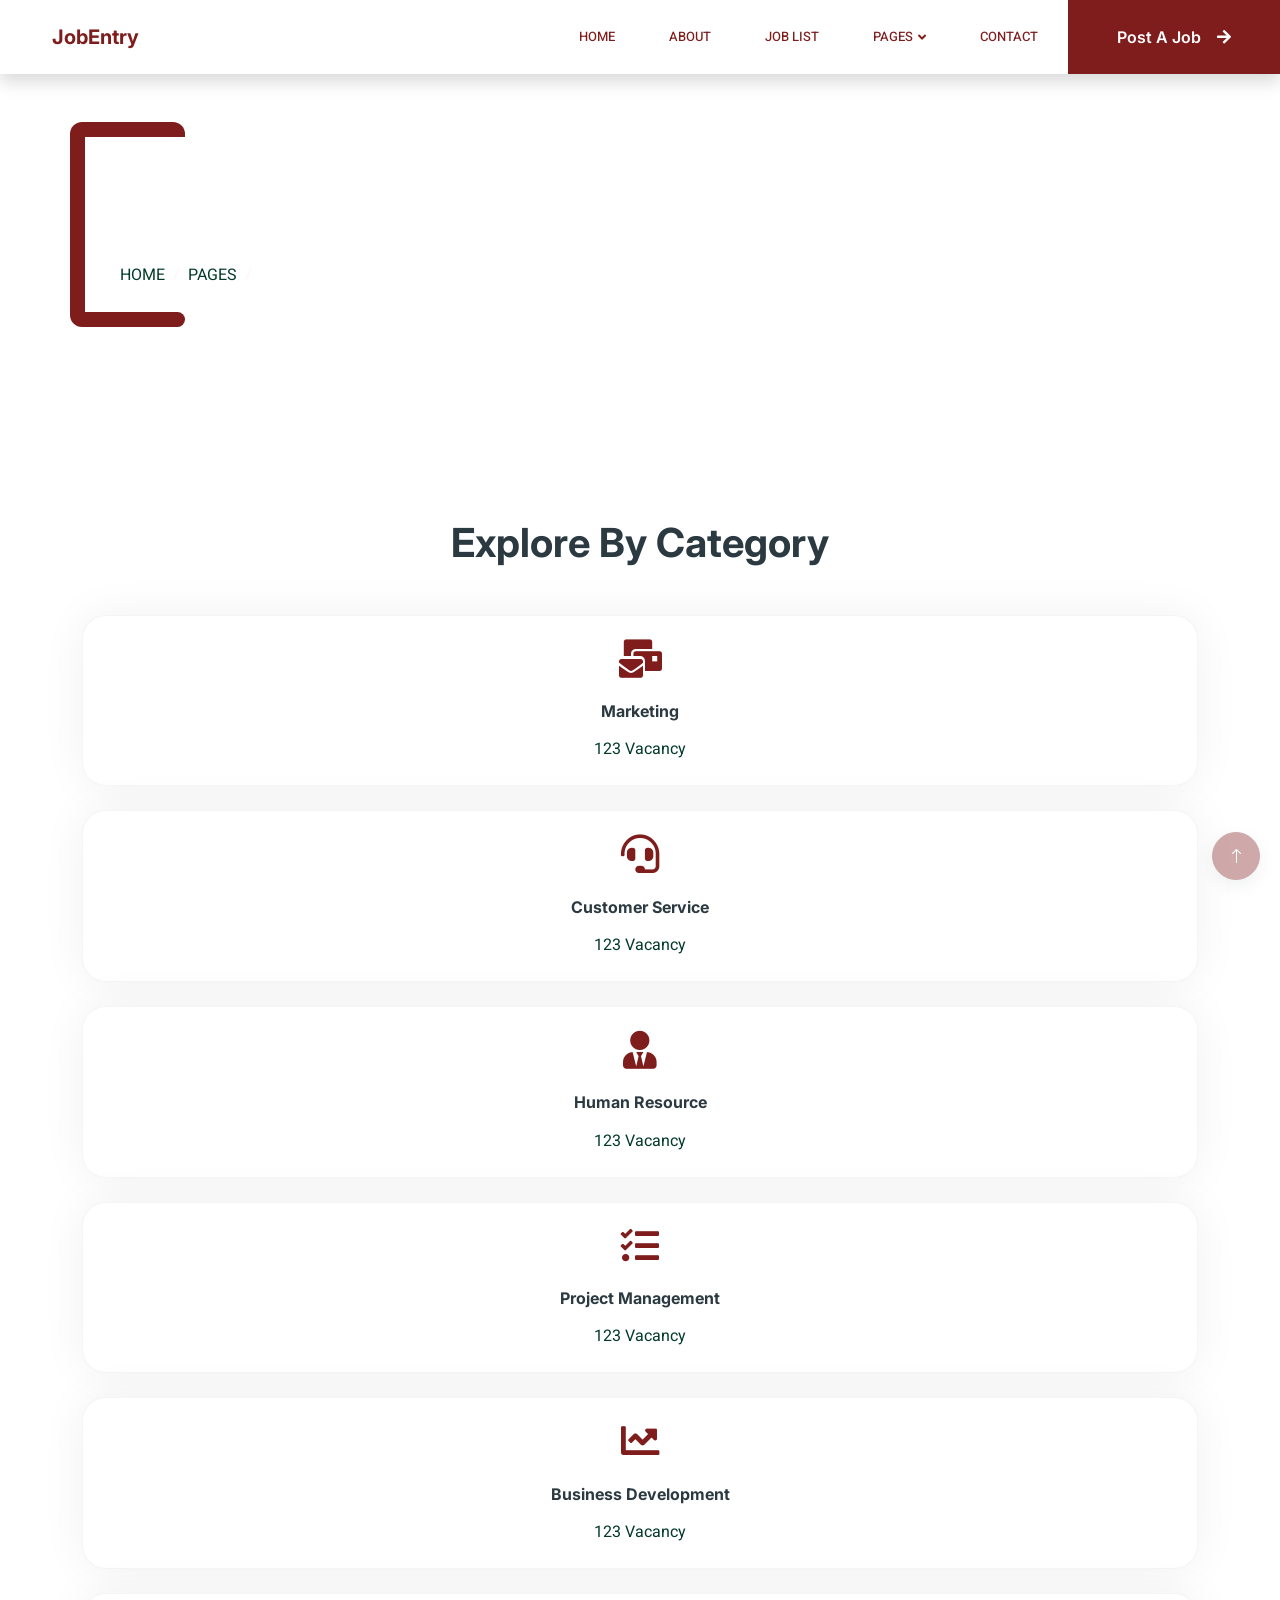
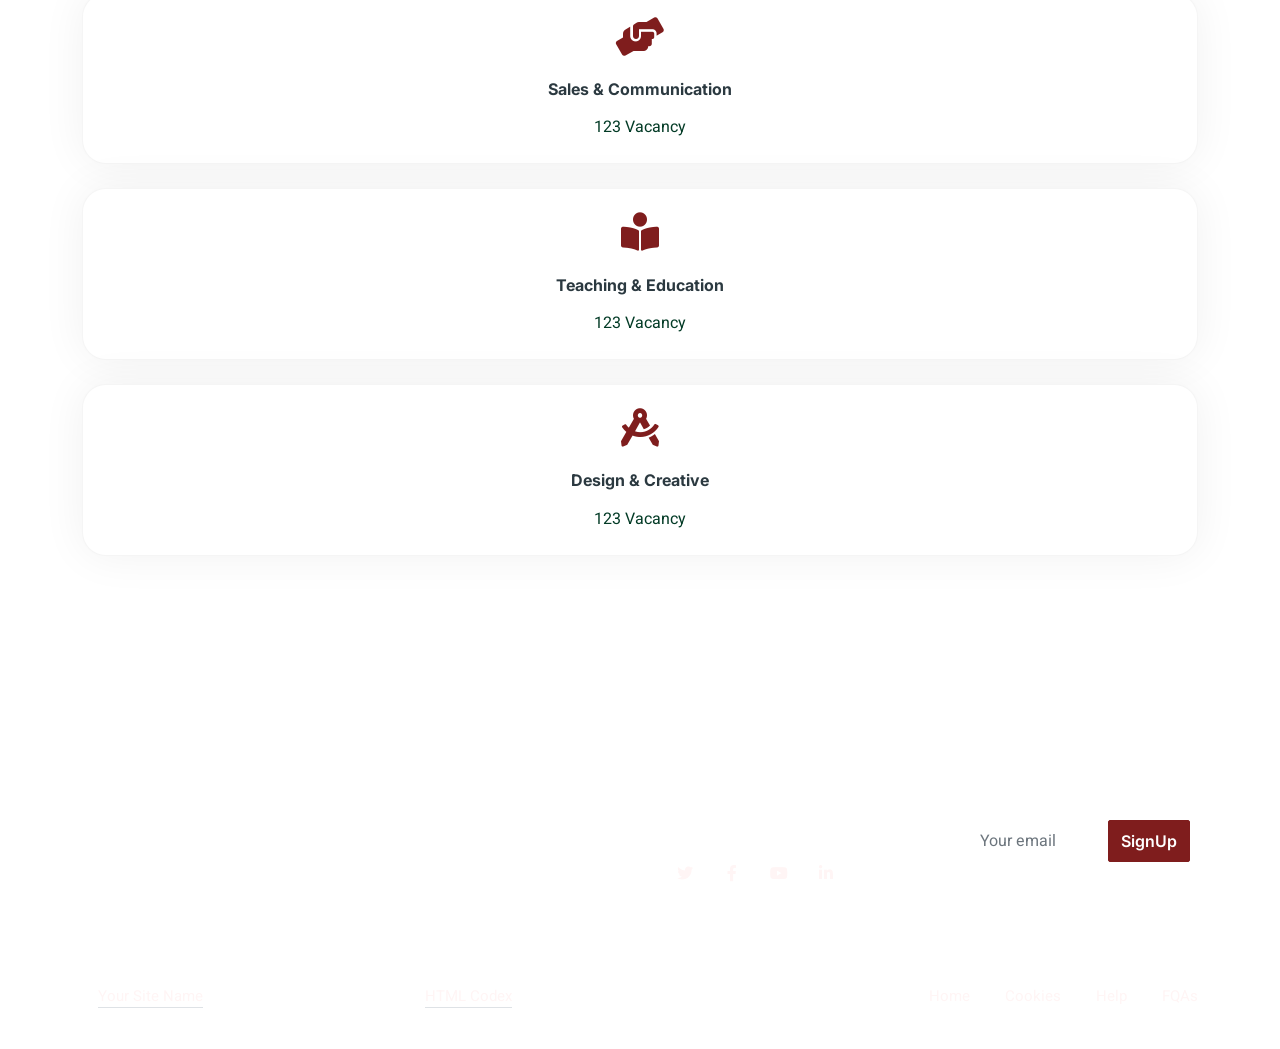
<file: category.html>
<!DOCTYPE html>
<html lang="en">

<head>
    <meta charset="utf-8">
    <title>JobEntry - Job Portal Website Template</title>
    <meta content="width=device-width, initial-scale=1.0" name="viewport">
    <meta content="" name="keywords">
    <meta content="" name="description">

    <!-- Favicon -->
    <link href="img/favicon.ico" rel="icon">

    <!-- Google Web Fonts -->
    <link rel="preconnect" href="https://fonts.googleapis.com">
    <link rel="preconnect" href="https://fonts.gstatic.com" crossorigin>
    <link href="https://fonts.googleapis.com/css2?family=Heebo:wght@400;500;600&family=Inter:wght@700;800&display=swap" rel="stylesheet">
    
    <!-- Icon Font Stylesheet -->
    <link href="https://cdnjs.cloudflare.com/ajax/libs/font-awesome/5.10.0/css/all.min.css" rel="stylesheet">
    <link href="https://cdn.jsdelivr.net/npm/bootstrap-icons@1.4.1/font/bootstrap-icons.css" rel="stylesheet">

    <!-- Libraries Stylesheet -->
    <link href="lib/animate/animate.min.css" rel="stylesheet">
    <link href="lib/owlcarousel/assets/owl.carousel.min.css" rel="stylesheet">

    <!-- Customized Bootstrap Stylesheet -->
    <link href="css/bootstrap.min.css" rel="stylesheet">

    <!-- Template Stylesheet -->
    <link href="css/style.css" rel="stylesheet">
</head>

<body>
    <div class="container-fluid bg-white p-0">
        <!-- Spinner Start -->
        <div id="spinner" class="show bg-white position-fixed translate-middle w-100 vh-100 top-50 start-50 d-flex align-items-center justify-content-center">
            <div class="spinner-border text-primary" style="width: 3rem; height: 3rem;" role="status">
                <span class="sr-only">Loading...</span>
            </div>
        </div>
        <!-- Spinner End -->


        <!-- Navbar Start -->
        <nav class="navbar navbar-expand-lg bg-white navbar-light shadow sticky-top p-0">
            <a href="index.html" class="navbar-brand d-flex align-items-center text-center py-0 px-4 px-lg-5">
                <h1 class="m-0 text-primary">JobEntry</h1>
            </a>
            <button type="button" class="navbar-toggler me-4" data-bs-toggle="collapse" data-bs-target="#navbarCollapse">
                <span class="navbar-toggler-icon"></span>
            </button>
            <div class="collapse navbar-collapse" id="navbarCollapse">
                <div class="navbar-nav ms-auto p-4 p-lg-0">
                    <a href="index.html" class="nav-item nav-link">Home</a>
                    <a href="about.html" class="nav-item nav-link">About</a>
                    <a href="job-list.html" class="nav-item nav-link">Job List</a>
                    <div class="nav-item dropdown">
                        <a href="#" class="nav-link dropdown-toggle active" data-bs-toggle="dropdown">Pages</a>
                        <div class="dropdown-menu rounded-0 m-0">
                            <a href="category.html" class="dropdown-item active">Job Category</a>
                            <a href="testimonial.html" class="dropdown-item">Testimonial</a>
                            <a href="404.html" class="dropdown-item">404</a>
                        </div>
                    </div>
                    <a href="contact.html" class="nav-item nav-link">Contact</a>
                </div>
                <a href="" class="btn btn-primary rounded-0 py-4 px-lg-5 d-none d-lg-block">Post A Job<i class="fa fa-arrow-right ms-3"></i></a>
            </div>
        </nav>
        <!-- Navbar End -->


        <!-- Header End -->
        <div class="container-fluid py-5 bg-dark page-header mb-5">
            <div class="container my-5 pt-5 pb-4">
                <h1 class="display-3 text-white mb-3 animated slideInDown">Category</h1>
                <nav aria-label="breadcrumb">
                    <ol class="breadcrumb text-uppercase">
                        <li class="breadcrumb-item"><a href="#">Home</a></li>
                        <li class="breadcrumb-item"><a href="#">Pages</a></li>
                        <li class="breadcrumb-item text-white active" aria-current="page">Category</li>
                    </ol>
                </nav>
            </div>
        </div>
        <!-- Header End -->


        <!-- Category Start -->
        <div class="container-fluid py-5">
            <div class="container">
                <h1 class="text-center mb-5 wow fadeInUp" data-wow-delay="0.1s">Explore By Category</h1>
                <div class="row g-4">
                    <div class="col-lg-3 col-sm-6 wow fadeInUp" data-wow-delay="0.1s">
                        <a class="cat-item rounded p-4" href="">
                            <i class="fa fa-3x fa-mail-bulk text-primary mb-4"></i>
                            <h6 class="mb-3">Marketing</h6>
                            <p class="mb-0">123 Vacancy</p>
                        </a>
                    </div>
                    <div class="col-lg-3 col-sm-6 wow fadeInUp" data-wow-delay="0.3s">
                        <a class="cat-item rounded p-4" href="">
                            <i class="fa fa-3x fa-headset text-primary mb-4"></i>
                            <h6 class="mb-3">Customer Service</h6>
                            <p class="mb-0">123 Vacancy</p>
                        </a>
                    </div>
                    <div class="col-lg-3 col-sm-6 wow fadeInUp" data-wow-delay="0.5s">
                        <a class="cat-item rounded p-4" href="">
                            <i class="fa fa-3x fa-user-tie text-primary mb-4"></i>
                            <h6 class="mb-3">Human Resource</h6>
                            <p class="mb-0">123 Vacancy</p>
                        </a>
                    </div>
                    <div class="col-lg-3 col-sm-6 wow fadeInUp" data-wow-delay="0.7s">
                        <a class="cat-item rounded p-4" href="">
                            <i class="fa fa-3x fa-tasks text-primary mb-4"></i>
                            <h6 class="mb-3">Project Management</h6>
                            <p class="mb-0">123 Vacancy</p>
                        </a>
                    </div>
                    <div class="col-lg-3 col-sm-6 wow fadeInUp" data-wow-delay="0.1s">
                        <a class="cat-item rounded p-4" href="">
                            <i class="fa fa-3x fa-chart-line text-primary mb-4"></i>
                            <h6 class="mb-3">Business Development</h6>
                            <p class="mb-0">123 Vacancy</p>
                        </a>
                    </div>
                    <div class="col-lg-3 col-sm-6 wow fadeInUp" data-wow-delay="0.3s">
                        <a class="cat-item rounded p-4" href="">
                            <i class="fa fa-3x fa-hands-helping text-primary mb-4"></i>
                            <h6 class="mb-3">Sales & Communication</h6>
                            <p class="mb-0">123 Vacancy</p>
                        </a>
                    </div>
                    <div class="col-lg-3 col-sm-6 wow fadeInUp" data-wow-delay="0.5s">
                        <a class="cat-item rounded p-4" href="">
                            <i class="fa fa-3x fa-book-reader text-primary mb-4"></i>
                            <h6 class="mb-3">Teaching & Education</h6>
                            <p class="mb-0">123 Vacancy</p>
                        </a>
                    </div>
                    <div class="col-lg-3 col-sm-6 wow fadeInUp" data-wow-delay="0.7s">
                        <a class="cat-item rounded p-4" href="">
                            <i class="fa fa-3x fa-drafting-compass text-primary mb-4"></i>
                            <h6 class="mb-3">Design & Creative</h6>
                            <p class="mb-0">123 Vacancy</p>
                        </a>
                    </div>
                </div>
            </div>
        </div>
        <!-- Category End -->


        <!-- Footer Start -->
        <div class="container-fluid bg-dark text-white-50 footer pt-5 mt-5 wow fadeIn" data-wow-delay="0.1s">
            <div class="container py-5">
                <div class="row g-5">
                    <div class="col-lg-3 col-md-6">
                        <h5 class="text-white mb-4">Company</h5>
                        <a class="btn btn-link text-white-50" href="">About Us</a>
                        <a class="btn btn-link text-white-50" href="">Contact Us</a>
                        <a class="btn btn-link text-white-50" href="">Our Services</a>
                        <a class="btn btn-link text-white-50" href="">Privacy Policy</a>
                        <a class="btn btn-link text-white-50" href="">Terms & Condition</a>
                    </div>
                    <div class="col-lg-3 col-md-6">
                        <h5 class="text-white mb-4">Quick Links</h5>
                        <a class="btn btn-link text-white-50" href="">About Us</a>
                        <a class="btn btn-link text-white-50" href="">Contact Us</a>
                        <a class="btn btn-link text-white-50" href="">Our Services</a>
                        <a class="btn btn-link text-white-50" href="">Privacy Policy</a>
                        <a class="btn btn-link text-white-50" href="">Terms & Condition</a>
                    </div>
                    <div class="col-lg-3 col-md-6">
                        <h5 class="text-white mb-4">Contact</h5>
                        <p class="mb-2"><i class="fa fa-map-marker-alt me-3"></i>123 Street, New York, USA</p>
                        <p class="mb-2"><i class="fa fa-phone-alt me-3"></i>+012 345 67890</p>
                        <p class="mb-2"><i class="fa fa-envelope me-3"></i>info@example.com</p>
                        <div class="d-flex pt-2">
                            <a class="btn btn-outline-light btn-social" href=""><i class="fab fa-twitter"></i></a>
                            <a class="btn btn-outline-light btn-social" href=""><i class="fab fa-facebook-f"></i></a>
                            <a class="btn btn-outline-light btn-social" href=""><i class="fab fa-youtube"></i></a>
                            <a class="btn btn-outline-light btn-social" href=""><i class="fab fa-linkedin-in"></i></a>
                        </div>
                    </div>
                    <div class="col-lg-3 col-md-6">
                        <h5 class="text-white mb-4">Newsletter</h5>
                        <p>Dolor amet sit justo amet elitr clita ipsum elitr est.</p>
                        <div class="position-relative mx-auto" style="max-width: 400px;">
                            <input class="form-control bg-transparent w-100 py-3 ps-4 pe-5" type="text" placeholder="Your email">
                            <button type="button" class="btn btn-primary py-2 position-absolute top-0 end-0 mt-2 me-2">SignUp</button>
                        </div>
                    </div>
                </div>
            </div>
            <div class="container">
                <div class="copyright">
                    <div class="row">
                        <div class="col-md-6 text-center text-md-start mb-3 mb-md-0">
                            &copy; <a class="border-bottom" href="#">Your Site Name</a>, All Right Reserved. 
							
							<!--/*** The author’s attribution link must remain intact in the template. ***/-->
                            <!--/*** If you wish to remove this credit link, please purchase the Pro Version . ***/-->
                            Designed By <a class="border-bottom" href="https://htmlcodex.com">HTML Codex</a>
                        </div>
                        <div class="col-md-6 text-center text-md-end">
                            <div class="footer-menu">
                                <a href="">Home</a>
                                <a href="">Cookies</a>
                                <a href="">Help</a>
                                <a href="">FQAs</a>
                            </div>
                        </div>
                    </div>
                </div>
            </div>
        </div>
        <!-- Footer End -->


        <!-- Back to Top -->
        <a href="#" class="btn btn-lg btn-primary btn-lg-square back-to-top"><i class="bi bi-arrow-up"></i></a>
    </div>

    <!-- JavaScript Libraries -->
    <script src="https://code.jquery.com/jquery-3.4.1.min.js"></script>
    <script src="https://cdn.jsdelivr.net/npm/bootstrap@5.0.0/dist/js/bootstrap.bundle.min.js"></script>
    <script src="lib/wow/wow.min.js"></script>
    <script src="lib/easing/easing.min.js"></script>
    <script src="lib/waypoints/waypoints.min.js"></script>
    <script src="lib/owlcarousel/owl.carousel.min.js"></script>

    <!-- Template Javascript -->
    <script src="js/main.js"></script>
</body>

</html>
</file>
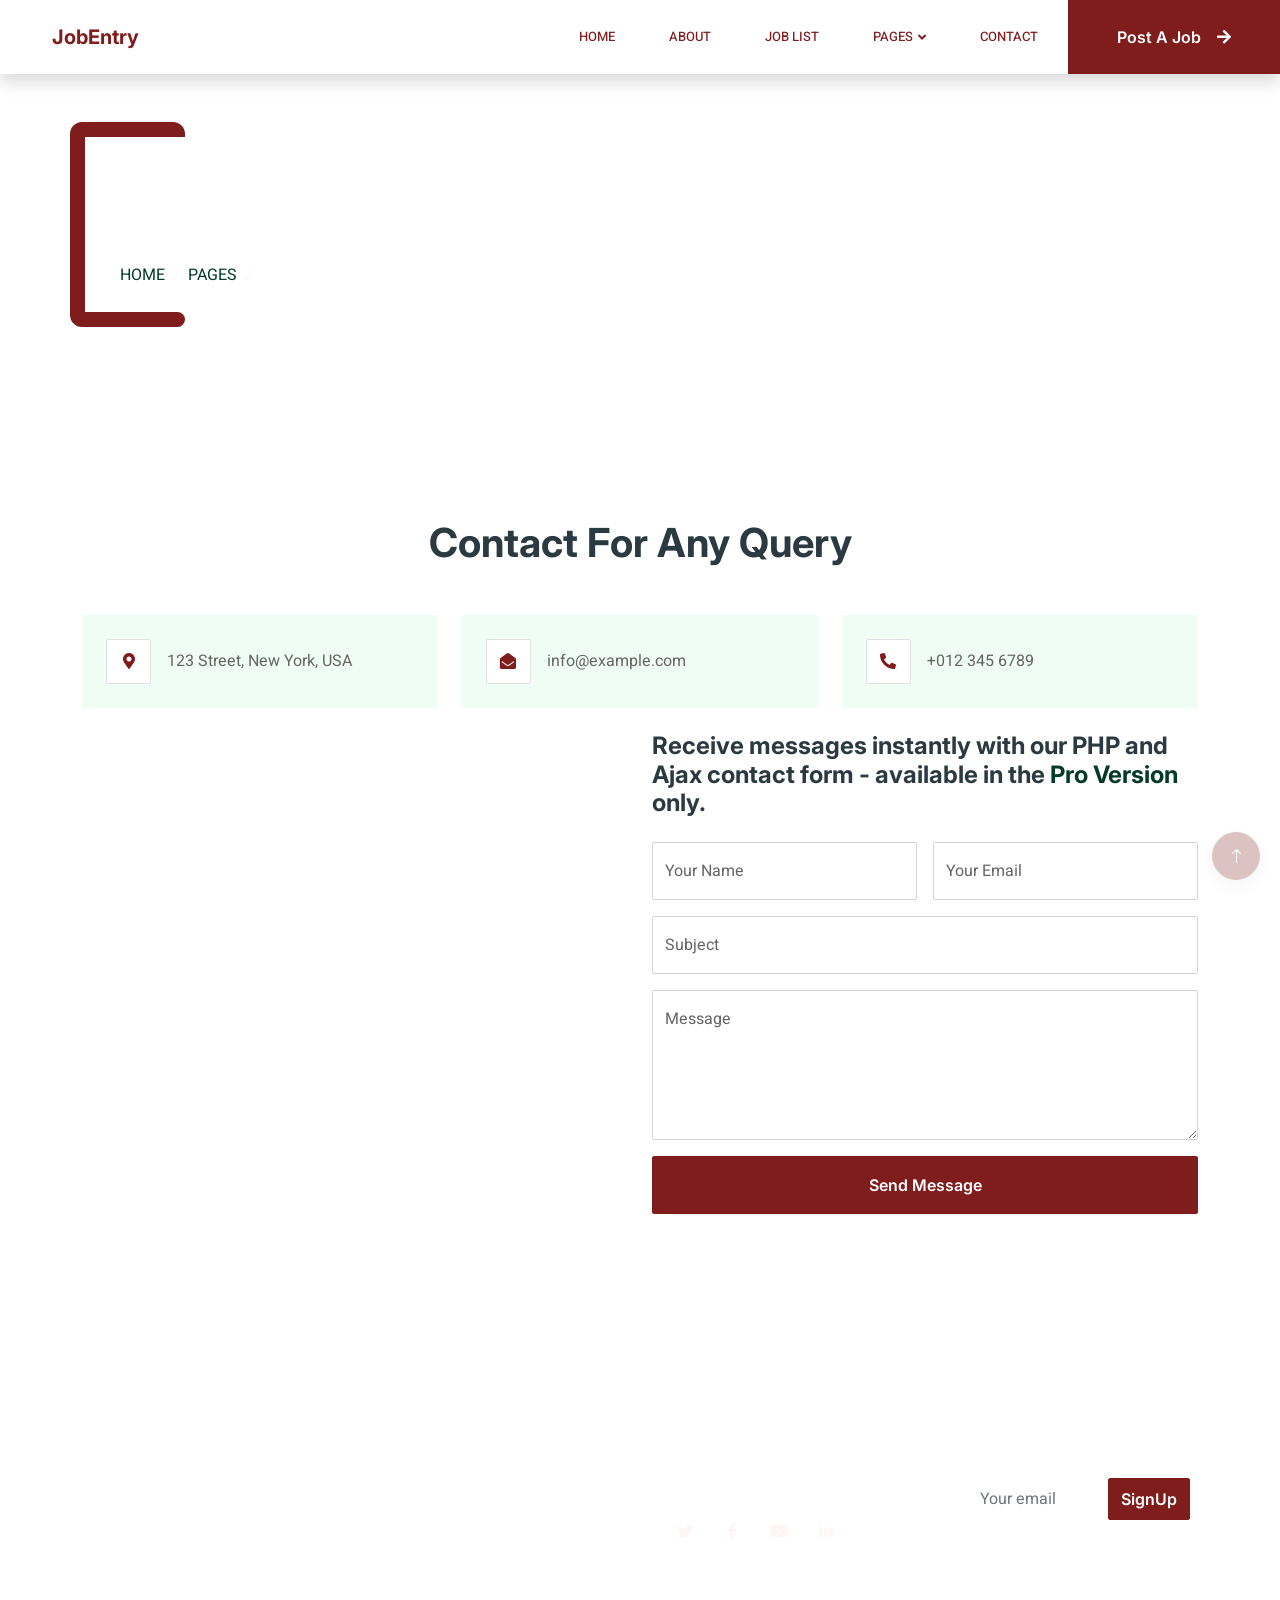
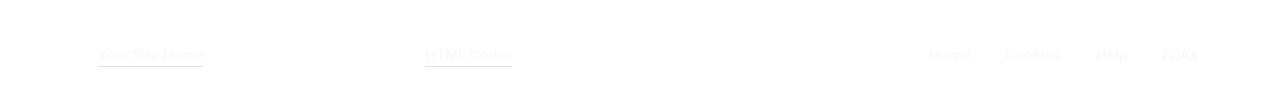
<file: contact.html>
<!DOCTYPE html>
<html lang="en">

<head>
    <meta charset="utf-8">
    <title>JobEntry - Job Portal Website Template</title>
    <meta content="width=device-width, initial-scale=1.0" name="viewport">
    <meta content="" name="keywords">
    <meta content="" name="description">

    <!-- Favicon -->
    <link href="img/favicon.ico" rel="icon">

    <!-- Google Web Fonts -->
    <link rel="preconnect" href="https://fonts.googleapis.com">
    <link rel="preconnect" href="https://fonts.gstatic.com" crossorigin>
    <link href="https://fonts.googleapis.com/css2?family=Heebo:wght@400;500;600&family=Inter:wght@700;800&display=swap" rel="stylesheet">
    
    <!-- Icon Font Stylesheet -->
    <link href="https://cdnjs.cloudflare.com/ajax/libs/font-awesome/5.10.0/css/all.min.css" rel="stylesheet">
    <link href="https://cdn.jsdelivr.net/npm/bootstrap-icons@1.4.1/font/bootstrap-icons.css" rel="stylesheet">

    <!-- Libraries Stylesheet -->
    <link href="lib/animate/animate.min.css" rel="stylesheet">
    <link href="lib/owlcarousel/assets/owl.carousel.min.css" rel="stylesheet">

    <!-- Customized Bootstrap Stylesheet -->
    <link href="css/bootstrap.min.css" rel="stylesheet">

    <!-- Template Stylesheet -->
    <link href="css/style.css" rel="stylesheet">
</head>

<body>
    <div class="container-fluid bg-white p-0">
        <!-- Spinner Start -->
        <div id="spinner" class="show bg-white position-fixed translate-middle w-100 vh-100 top-50 start-50 d-flex align-items-center justify-content-center">
            <div class="spinner-border text-primary" style="width: 3rem; height: 3rem;" role="status">
                <span class="sr-only">Loading...</span>
            </div>
        </div>
        <!-- Spinner End -->


        <!-- Navbar Start -->
        <nav class="navbar navbar-expand-lg bg-white navbar-light shadow sticky-top p-0">
            <a href="index.html" class="navbar-brand d-flex align-items-center text-center py-0 px-4 px-lg-5">
                <h1 class="m-0 text-primary">JobEntry</h1>
            </a>
            <button type="button" class="navbar-toggler me-4" data-bs-toggle="collapse" data-bs-target="#navbarCollapse">
                <span class="navbar-toggler-icon"></span>
            </button>
            <div class="collapse navbar-collapse" id="navbarCollapse">
                <div class="navbar-nav ms-auto p-4 p-lg-0">
                    <a href="index.html" class="nav-item nav-link">Home</a>
                    <a href="about.html" class="nav-item nav-link">About</a>
                    <a href="job-list.html" class="nav-item nav-link">Job List</a>
                    <div class="nav-item dropdown">
                        <a href="#" class="nav-link dropdown-toggle" data-bs-toggle="dropdown">Pages</a>
                        <div class="dropdown-menu rounded-0 m-0">
                            <a href="category.html" class="dropdown-item">Job Category</a>
                            <a href="testimonial.html" class="dropdown-item">Testimonial</a>
                            <a href="404.html" class="dropdown-item">404</a>
                        </div>
                    </div>
                    <a href="contact.html" class="nav-item nav-link active">Contact</a>
                </div>
                <a href="" class="btn btn-primary rounded-0 py-4 px-lg-5 d-none d-lg-block">Post A Job<i class="fa fa-arrow-right ms-3"></i></a>
            </div>
        </nav>
        <!-- Navbar End -->


        <!-- Header End -->
        <div class="container-fluid py-5 bg-dark page-header mb-5">
            <div class="container my-5 pt-5 pb-4">
                <h1 class="display-3 text-white mb-3 animated slideInDown">Contact</h1>
                <nav aria-label="breadcrumb">
                    <ol class="breadcrumb text-uppercase">
                        <li class="breadcrumb-item"><a href="#">Home</a></li>
                        <li class="breadcrumb-item"><a href="#">Pages</a></li>
                        <li class="breadcrumb-item text-white active" aria-current="page">Contact</li>
                    </ol>
                </nav>
            </div>
        </div>
        <!-- Header End -->


        <!-- Contact Start -->
        <div class="container-fluid py-5">
            <div class="container">
                <h1 class="text-center mb-5 wow fadeInUp" data-wow-delay="0.1s">Contact For Any Query</h1>
                <div class="row g-4">
                    <div class="col-12">
                        <div class="row gy-4">
                            <div class="col-md-4 wow fadeIn" data-wow-delay="0.1s">
                                <div class="d-flex align-items-center bg-light rounded p-4">
                                    <div class="bg-white border rounded d-flex flex-shrink-0 align-items-center justify-content-center me-3" style="width: 45px; height: 45px;">
                                        <i class="fa fa-map-marker-alt text-primary"></i>
                                    </div>
                                    <span>123 Street, New York, USA</span>
                                </div>
                            </div>
                            <div class="col-md-4 wow fadeIn" data-wow-delay="0.3s">
                                <div class="d-flex align-items-center bg-light rounded p-4">
                                    <div class="bg-white border rounded d-flex flex-shrink-0 align-items-center justify-content-center me-3" style="width: 45px; height: 45px;">
                                        <i class="fa fa-envelope-open text-primary"></i>
                                    </div>
                                    <span>info@example.com</span>
                                </div>
                            </div>
                            <div class="col-md-4 wow fadeIn" data-wow-delay="0.5s">
                                <div class="d-flex align-items-center bg-light rounded p-4">
                                    <div class="bg-white border rounded d-flex flex-shrink-0 align-items-center justify-content-center me-3" style="width: 45px; height: 45px;">
                                        <i class="fa fa-phone-alt text-primary"></i>
                                    </div>
                                    <span>+012 345 6789</span>
                                </div>
                            </div>
                        </div>
                    </div>
                    <div class="col-md-6 wow fadeInUp" data-wow-delay="0.1s">
                        <iframe class="position-relative rounded w-100 h-100"
                            src="https://www.google.com/maps/embed?pb=!1m18!1m12!1m3!1d3001156.4288297426!2d-78.01371936852176!3d42.72876761954724!2m3!1f0!2f0!3f0!3m2!1i1024!2i768!4f13.1!3m3!1m2!1s0x4ccc4bf0f123a5a9%3A0xddcfc6c1de189567!2sNew%20York%2C%20USA!5e0!3m2!1sen!2sbd!4v1603794290143!5m2!1sen!2sbd"
                            frameborder="0" style="min-height: 400px; border:0;" allowfullscreen="" aria-hidden="false"
                            tabindex="0"></iframe>
                    </div>
                    <div class="col-md-6">
                        <div class="wow fadeInUp" data-wow-delay="0.5s">
                            <h4 class="mb-4">Receive messages instantly with our PHP and Ajax contact form - available in the <a href="https://htmlcodex.com/downloading/?item=2246">Pro Version</a> only.</h4>
                            <form>
                                <div class="row g-3">
                                    <div class="col-md-6">
                                        <div class="form-floating">
                                            <input type="text" class="form-control" id="name" placeholder="Your Name">
                                            <label for="name">Your Name</label>
                                        </div>
                                    </div>
                                    <div class="col-md-6">
                                        <div class="form-floating">
                                            <input type="email" class="form-control" id="email" placeholder="Your Email">
                                            <label for="email">Your Email</label>
                                        </div>
                                    </div>
                                    <div class="col-12">
                                        <div class="form-floating">
                                            <input type="text" class="form-control" id="subject" placeholder="Subject">
                                            <label for="subject">Subject</label>
                                        </div>
                                    </div>
                                    <div class="col-12">
                                        <div class="form-floating">
                                            <textarea class="form-control" placeholder="Leave a message here" id="message" style="height: 150px"></textarea>
                                            <label for="message">Message</label>
                                        </div>
                                    </div>
                                    <div class="col-12">
                                        <button class="btn btn-primary w-100 py-3" type="submit">Send Message</button>
                                    </div>
                                </div>
                            </form>
                        </div>
                    </div>
                </div>
            </div>
        </div>
        <!-- Contact End -->


        <!-- Footer Start -->
        <div class="container-fluid bg-dark text-white-50 footer pt-5 mt-5 wow fadeIn" data-wow-delay="0.1s">
            <div class="container py-5">
                <div class="row g-5">
                    <div class="col-lg-3 col-md-6">
                        <h5 class="text-white mb-4">Company</h5>
                        <a class="btn btn-link text-white-50" href="">About Us</a>
                        <a class="btn btn-link text-white-50" href="">Contact Us</a>
                        <a class="btn btn-link text-white-50" href="">Our Services</a>
                        <a class="btn btn-link text-white-50" href="">Privacy Policy</a>
                        <a class="btn btn-link text-white-50" href="">Terms & Condition</a>
                    </div>
                    <div class="col-lg-3 col-md-6">
                        <h5 class="text-white mb-4">Quick Links</h5>
                        <a class="btn btn-link text-white-50" href="">About Us</a>
                        <a class="btn btn-link text-white-50" href="">Contact Us</a>
                        <a class="btn btn-link text-white-50" href="">Our Services</a>
                        <a class="btn btn-link text-white-50" href="">Privacy Policy</a>
                        <a class="btn btn-link text-white-50" href="">Terms & Condition</a>
                    </div>
                    <div class="col-lg-3 col-md-6">
                        <h5 class="text-white mb-4">Contact</h5>
                        <p class="mb-2"><i class="fa fa-map-marker-alt me-3"></i>123 Street, New York, USA</p>
                        <p class="mb-2"><i class="fa fa-phone-alt me-3"></i>+012 345 67890</p>
                        <p class="mb-2"><i class="fa fa-envelope me-3"></i>info@example.com</p>
                        <div class="d-flex pt-2">
                            <a class="btn btn-outline-light btn-social" href=""><i class="fab fa-twitter"></i></a>
                            <a class="btn btn-outline-light btn-social" href=""><i class="fab fa-facebook-f"></i></a>
                            <a class="btn btn-outline-light btn-social" href=""><i class="fab fa-youtube"></i></a>
                            <a class="btn btn-outline-light btn-social" href=""><i class="fab fa-linkedin-in"></i></a>
                        </div>
                    </div>
                    <div class="col-lg-3 col-md-6">
                        <h5 class="text-white mb-4">Newsletter</h5>
                        <p>Dolor amet sit justo amet elitr clita ipsum elitr est.</p>
                        <div class="position-relative mx-auto" style="max-width: 400px;">
                            <input class="form-control bg-transparent w-100 py-3 ps-4 pe-5" type="text" placeholder="Your email">
                            <button type="button" class="btn btn-primary py-2 position-absolute top-0 end-0 mt-2 me-2">SignUp</button>
                        </div>
                    </div>
                </div>
            </div>
            <div class="container">
                <div class="copyright">
                    <div class="row">
                        <div class="col-md-6 text-center text-md-start mb-3 mb-md-0">
                            &copy; <a class="border-bottom" href="#">Your Site Name</a>, All Right Reserved. 
							
							<!--/*** The author’s attribution link must remain intact in the template. ***/-->
                            <!--/*** If you wish to remove this credit link, please purchase the Pro Version . ***/-->
                            Designed By <a class="border-bottom" href="https://htmlcodex.com">HTML Codex</a>
                        </div>
                        <div class="col-md-6 text-center text-md-end">
                            <div class="footer-menu">
                                <a href="">Home</a>
                                <a href="">Cookies</a>
                                <a href="">Help</a>
                                <a href="">FQAs</a>
                            </div>
                        </div>
                    </div>
                </div>
            </div>
        </div>
        <!-- Footer End -->


        <!-- Back to Top -->
        <a href="#" class="btn btn-lg btn-primary btn-lg-square back-to-top"><i class="bi bi-arrow-up"></i></a>
    </div>

    <!-- JavaScript Libraries -->
    <script src="https://code.jquery.com/jquery-3.4.1.min.js"></script>
    <script src="https://cdn.jsdelivr.net/npm/bootstrap@5.0.0/dist/js/bootstrap.bundle.min.js"></script>
    <script src="lib/wow/wow.min.js"></script>
    <script src="lib/easing/easing.min.js"></script>
    <script src="lib/waypoints/waypoints.min.js"></script>
    <script src="lib/owlcarousel/owl.carousel.min.js"></script>

    <!-- Template Javascript -->
    <script src="js/main.js"></script>
</body>

</html>
</file>
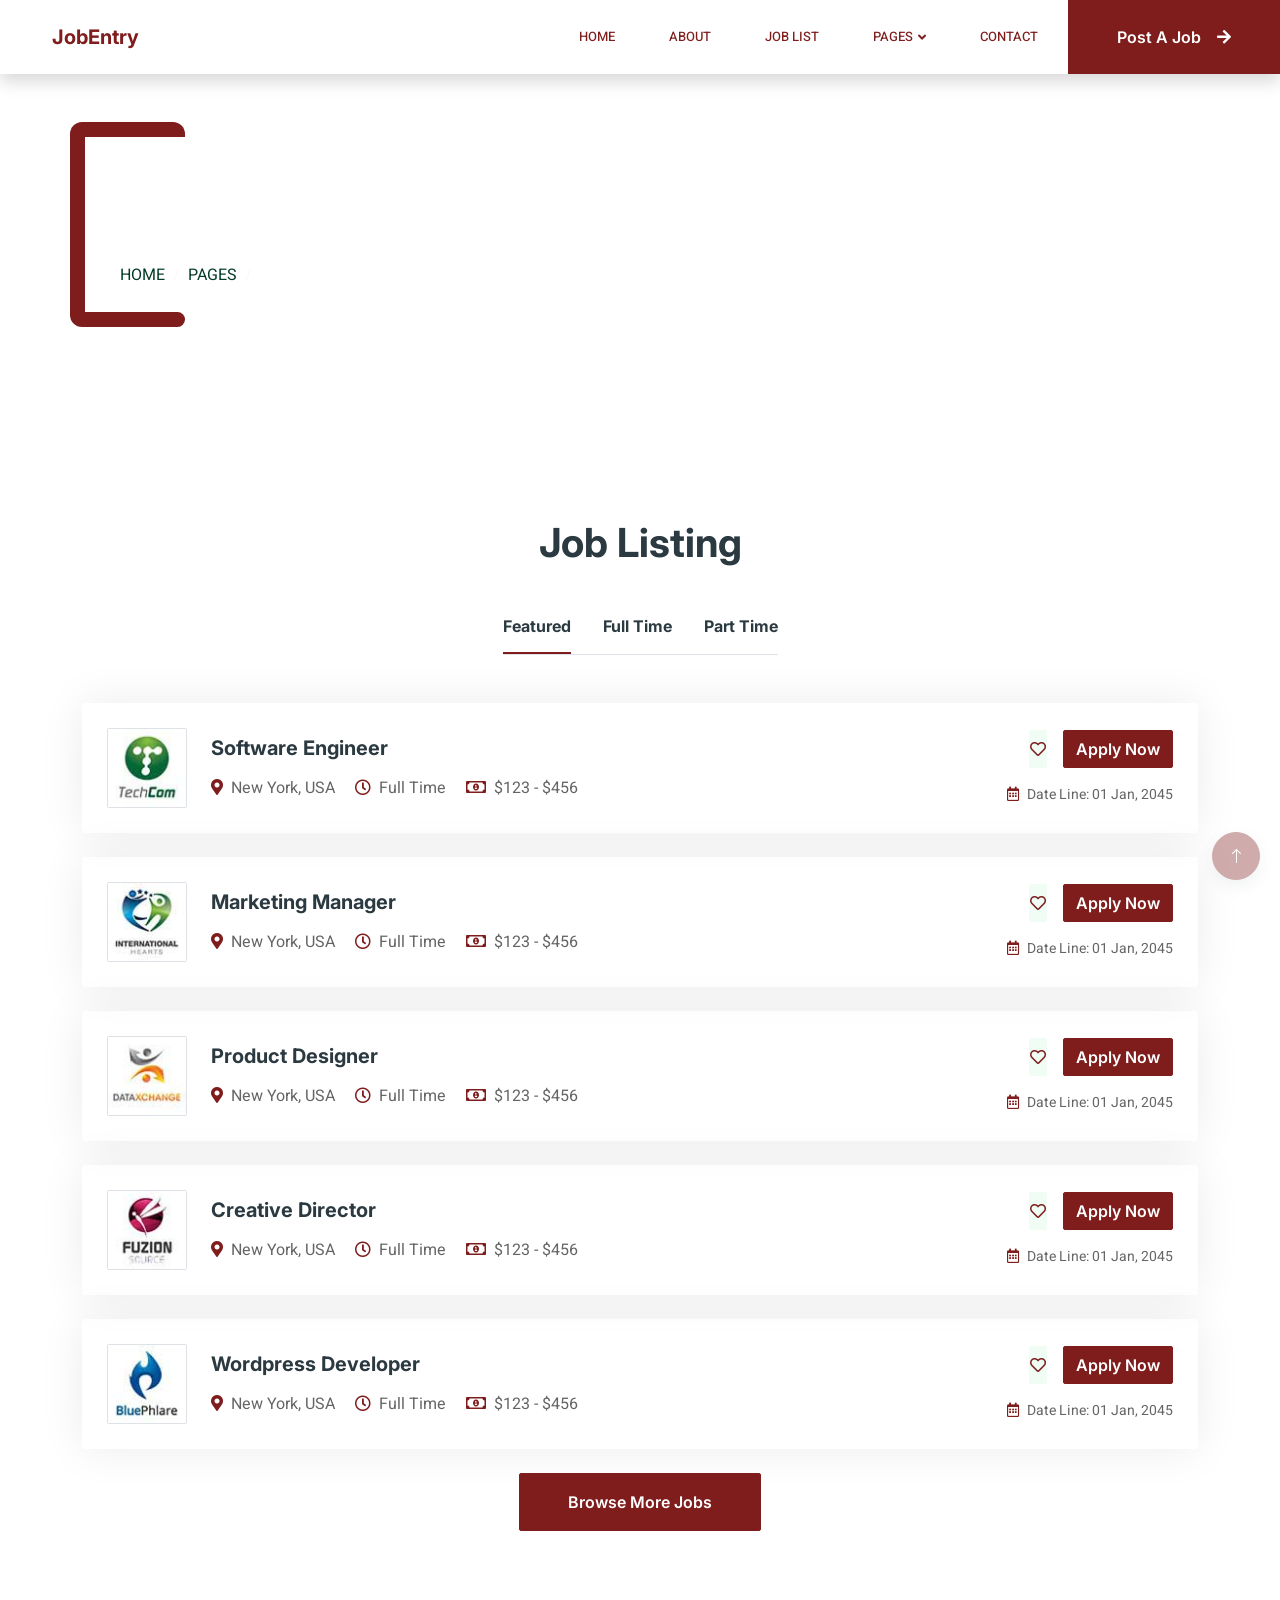
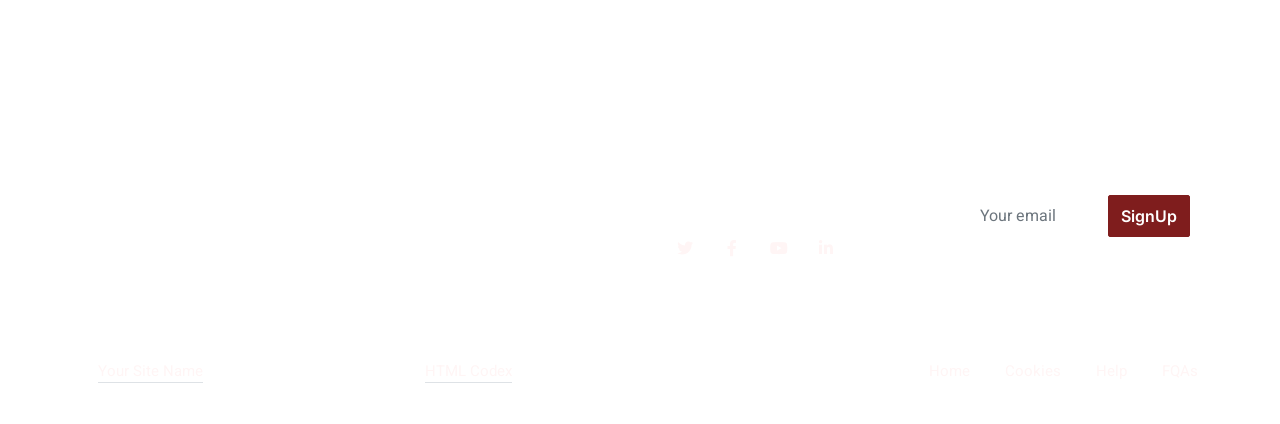
<file: job-list.html>
<!DOCTYPE html>
<html lang="en">

<head>
    <meta charset="utf-8">
    <title>JobEntry - Job Portal Website Template</title>
    <meta content="width=device-width, initial-scale=1.0" name="viewport">
    <meta content="" name="keywords">
    <meta content="" name="description">

    <!-- Favicon -->
    <link href="img/favicon.ico" rel="icon">

    <!-- Google Web Fonts -->
    <link rel="preconnect" href="https://fonts.googleapis.com">
    <link rel="preconnect" href="https://fonts.gstatic.com" crossorigin>
    <link href="https://fonts.googleapis.com/css2?family=Heebo:wght@400;500;600&family=Inter:wght@700;800&display=swap" rel="stylesheet">
    
    <!-- Icon Font Stylesheet -->
    <link href="https://cdnjs.cloudflare.com/ajax/libs/font-awesome/5.10.0/css/all.min.css" rel="stylesheet">
    <link href="https://cdn.jsdelivr.net/npm/bootstrap-icons@1.4.1/font/bootstrap-icons.css" rel="stylesheet">

    <!-- Libraries Stylesheet -->
    <link href="lib/animate/animate.min.css" rel="stylesheet">
    <link href="lib/owlcarousel/assets/owl.carousel.min.css" rel="stylesheet">

    <!-- Customized Bootstrap Stylesheet -->
    <link href="css/bootstrap.min.css" rel="stylesheet">

    <!-- Template Stylesheet -->
    <link href="css/style.css" rel="stylesheet">
</head>

<body>
    <div class="container-fluid bg-white p-0">
        <!-- Spinner Start -->
        <div id="spinner" class="show bg-white position-fixed translate-middle w-100 vh-100 top-50 start-50 d-flex align-items-center justify-content-center">
            <div class="spinner-border text-primary" style="width: 3rem; height: 3rem;" role="status">
                <span class="sr-only">Loading...</span>
            </div>
        </div>
        <!-- Spinner End -->


        <!-- Navbar Start -->
        <nav class="navbar navbar-expand-lg bg-white navbar-light shadow sticky-top p-0">
            <a href="index.html" class="navbar-brand d-flex align-items-center text-center py-0 px-4 px-lg-5">
                <h1 class="m-0 text-primary">JobEntry</h1>
            </a>
            <button type="button" class="navbar-toggler me-4" data-bs-toggle="collapse" data-bs-target="#navbarCollapse">
                <span class="navbar-toggler-icon"></span>
            </button>
            <div class="collapse navbar-collapse" id="navbarCollapse">
                <div class="navbar-nav ms-auto p-4 p-lg-0">
                    <a href="index.html" class="nav-item nav-link">Home</a>
                    <a href="about.html" class="nav-item nav-link">About</a>
                    <a href="job-list.html" class="nav-item nav-link active">Job List</a>
                    <div class="nav-item dropdown">
                        <a href="#" class="nav-link dropdown-toggle" data-bs-toggle="dropdown">Pages</a>
                        <div class="dropdown-menu rounded-0 m-0">
                            <a href="category.html" class="dropdown-item">Job Category</a>
                            <a href="testimonial.html" class="dropdown-item">Testimonial</a>
                            <a href="404.html" class="dropdown-item">404</a>
                        </div>
                    </div>
                    <a href="contact.html" class="nav-item nav-link">Contact</a>
                </div>
                <a href="" class="btn btn-primary rounded-0 py-4 px-lg-5 d-none d-lg-block">Post A Job<i class="fa fa-arrow-right ms-3"></i></a>
            </div>
        </nav>
        <!-- Navbar End -->


        <!-- Header End -->
        <div class="container-fluid py-5 bg-dark page-header mb-5">
            <div class="container my-5 pt-5 pb-4">
                <h1 class="display-3 text-white mb-3 animated slideInDown">Job List</h1>
                <nav aria-label="breadcrumb">
                    <ol class="breadcrumb text-uppercase">
                        <li class="breadcrumb-item"><a href="#">Home</a></li>
                        <li class="breadcrumb-item"><a href="#">Pages</a></li>
                        <li class="breadcrumb-item text-white active" aria-current="page">Job List</li>
                    </ol>
                </nav>
            </div>
        </div>
        <!-- Header End -->


        <!-- Jobs Start -->
        <div class="container-fluid py-5">
            <div class="container">
                <h1 class="text-center mb-5 wow fadeInUp" data-wow-delay="0.1s">Job Listing</h1>
                <div class="tab-class text-center wow fadeInUp" data-wow-delay="0.3s">
                    <ul class="nav nav-pills d-inline-flex justify-content-center border-bottom mb-5">
                        <li class="nav-item">
                            <a class="d-flex align-items-center text-start mx-3 ms-0 pb-3 active" data-bs-toggle="pill" href="#tab-1">
                                <h6 class="mt-n1 mb-0">Featured</h6>
                            </a>
                        </li>
                        <li class="nav-item">
                            <a class="d-flex align-items-center text-start mx-3 pb-3" data-bs-toggle="pill" href="#tab-2">
                                <h6 class="mt-n1 mb-0">Full Time</h6>
                            </a>
                        </li>
                        <li class="nav-item">
                            <a class="d-flex align-items-center text-start mx-3 me-0 pb-3" data-bs-toggle="pill" href="#tab-3">
                                <h6 class="mt-n1 mb-0">Part Time</h6>
                            </a>
                        </li>
                    </ul>
                    <div class="tab-content">
                        <div id="tab-1" class="tab-pane fade show p-0 active">
                            <div class="job-item p-4 mb-4">
                                <div class="row g-4">
                                    <div class="col-sm-12 col-md-8 d-flex align-items-center">
                                        <img class="flex-shrink-0 img-fluid border rounded" src="img/com-logo-1.jpg" alt="" style="width: 80px; height: 80px;">
                                        <div class="text-start ps-4">
                                            <h5 class="mb-3">Software Engineer</h5>
                                            <span class="text-truncate me-3"><i class="fa fa-map-marker-alt text-primary me-2"></i>New York, USA</span>
                                            <span class="text-truncate me-3"><i class="far fa-clock text-primary me-2"></i>Full Time</span>
                                            <span class="text-truncate me-0"><i class="far fa-money-bill-alt text-primary me-2"></i>$123 - $456</span>
                                        </div>
                                    </div>
                                    <div class="col-sm-12 col-md-4 d-flex flex-column align-items-start align-items-md-end justify-content-center">
                                        <div class="d-flex mb-3">
                                            <a class="btn btn-light btn-square me-3" href=""><i class="far fa-heart text-primary"></i></a>
                                            <a class="btn btn-primary" href="">Apply Now</a>
                                        </div>
                                        <small class="text-truncate"><i class="far fa-calendar-alt text-primary me-2"></i>Date Line: 01 Jan, 2045</small>
                                    </div>
                                </div>
                            </div>
                            <div class="job-item p-4 mb-4">
                                <div class="row g-4">
                                    <div class="col-sm-12 col-md-8 d-flex align-items-center">
                                        <img class="flex-shrink-0 img-fluid border rounded" src="img/com-logo-2.jpg" alt="" style="width: 80px; height: 80px;">
                                        <div class="text-start ps-4">
                                            <h5 class="mb-3">Marketing Manager</h5>
                                            <span class="text-truncate me-3"><i class="fa fa-map-marker-alt text-primary me-2"></i>New York, USA</span>
                                            <span class="text-truncate me-3"><i class="far fa-clock text-primary me-2"></i>Full Time</span>
                                            <span class="text-truncate me-0"><i class="far fa-money-bill-alt text-primary me-2"></i>$123 - $456</span>
                                        </div>
                                    </div>
                                    <div class="col-sm-12 col-md-4 d-flex flex-column align-items-start align-items-md-end justify-content-center">
                                        <div class="d-flex mb-3">
                                            <a class="btn btn-light btn-square me-3" href=""><i class="far fa-heart text-primary"></i></a>
                                            <a class="btn btn-primary" href="">Apply Now</a>
                                        </div>
                                        <small class="text-truncate"><i class="far fa-calendar-alt text-primary me-2"></i>Date Line: 01 Jan, 2045</small>
                                    </div>
                                </div>
                            </div>
                            <div class="job-item p-4 mb-4">
                                <div class="row g-4">
                                    <div class="col-sm-12 col-md-8 d-flex align-items-center">
                                        <img class="flex-shrink-0 img-fluid border rounded" src="img/com-logo-3.jpg" alt="" style="width: 80px; height: 80px;">
                                        <div class="text-start ps-4">
                                            <h5 class="mb-3">Product Designer</h5>
                                            <span class="text-truncate me-3"><i class="fa fa-map-marker-alt text-primary me-2"></i>New York, USA</span>
                                            <span class="text-truncate me-3"><i class="far fa-clock text-primary me-2"></i>Full Time</span>
                                            <span class="text-truncate me-0"><i class="far fa-money-bill-alt text-primary me-2"></i>$123 - $456</span>
                                        </div>
                                    </div>
                                    <div class="col-sm-12 col-md-4 d-flex flex-column align-items-start align-items-md-end justify-content-center">
                                        <div class="d-flex mb-3">
                                            <a class="btn btn-light btn-square me-3" href=""><i class="far fa-heart text-primary"></i></a>
                                            <a class="btn btn-primary" href="">Apply Now</a>
                                        </div>
                                        <small class="text-truncate"><i class="far fa-calendar-alt text-primary me-2"></i>Date Line: 01 Jan, 2045</small>
                                    </div>
                                </div>
                            </div>
                            <div class="job-item p-4 mb-4">
                                <div class="row g-4">
                                    <div class="col-sm-12 col-md-8 d-flex align-items-center">
                                        <img class="flex-shrink-0 img-fluid border rounded" src="img/com-logo-4.jpg" alt="" style="width: 80px; height: 80px;">
                                        <div class="text-start ps-4">
                                            <h5 class="mb-3">Creative Director</h5>
                                            <span class="text-truncate me-3"><i class="fa fa-map-marker-alt text-primary me-2"></i>New York, USA</span>
                                            <span class="text-truncate me-3"><i class="far fa-clock text-primary me-2"></i>Full Time</span>
                                            <span class="text-truncate me-0"><i class="far fa-money-bill-alt text-primary me-2"></i>$123 - $456</span>
                                        </div>
                                    </div>
                                    <div class="col-sm-12 col-md-4 d-flex flex-column align-items-start align-items-md-end justify-content-center">
                                        <div class="d-flex mb-3">
                                            <a class="btn btn-light btn-square me-3" href=""><i class="far fa-heart text-primary"></i></a>
                                            <a class="btn btn-primary" href="">Apply Now</a>
                                        </div>
                                        <small class="text-truncate"><i class="far fa-calendar-alt text-primary me-2"></i>Date Line: 01 Jan, 2045</small>
                                    </div>
                                </div>
                            </div>
                            <div class="job-item p-4 mb-4">
                                <div class="row g-4">
                                    <div class="col-sm-12 col-md-8 d-flex align-items-center">
                                        <img class="flex-shrink-0 img-fluid border rounded" src="img/com-logo-5.jpg" alt="" style="width: 80px; height: 80px;">
                                        <div class="text-start ps-4">
                                            <h5 class="mb-3">Wordpress Developer</h5>
                                            <span class="text-truncate me-3"><i class="fa fa-map-marker-alt text-primary me-2"></i>New York, USA</span>
                                            <span class="text-truncate me-3"><i class="far fa-clock text-primary me-2"></i>Full Time</span>
                                            <span class="text-truncate me-0"><i class="far fa-money-bill-alt text-primary me-2"></i>$123 - $456</span>
                                        </div>
                                    </div>
                                    <div class="col-sm-12 col-md-4 d-flex flex-column align-items-start align-items-md-end justify-content-center">
                                        <div class="d-flex mb-3">
                                            <a class="btn btn-light btn-square me-3" href=""><i class="far fa-heart text-primary"></i></a>
                                            <a class="btn btn-primary" href="">Apply Now</a>
                                        </div>
                                        <small class="text-truncate"><i class="far fa-calendar-alt text-primary me-2"></i>Date Line: 01 Jan, 2045</small>
                                    </div>
                                </div>
                            </div>
                            <a class="btn btn-primary py-3 px-5" href="">Browse More Jobs</a>
                        </div>
                        <div id="tab-2" class="tab-pane fade show p-0">
                            <div class="job-item p-4 mb-4">
                                <div class="row g-4">
                                    <div class="col-sm-12 col-md-8 d-flex align-items-center">
                                        <img class="flex-shrink-0 img-fluid border rounded" src="img/com-logo-1.jpg" alt="" style="width: 80px; height: 80px;">
                                        <div class="text-start ps-4">
                                            <h5 class="mb-3">Software Engineer</h5>
                                            <span class="text-truncate me-3"><i class="fa fa-map-marker-alt text-primary me-2"></i>New York, USA</span>
                                            <span class="text-truncate me-3"><i class="far fa-clock text-primary me-2"></i>Full Time</span>
                                            <span class="text-truncate me-0"><i class="far fa-money-bill-alt text-primary me-2"></i>$123 - $456</span>
                                        </div>
                                    </div>
                                    <div class="col-sm-12 col-md-4 d-flex flex-column align-items-start align-items-md-end justify-content-center">
                                        <div class="d-flex mb-3">
                                            <a class="btn btn-light btn-square me-3" href=""><i class="far fa-heart text-primary"></i></a>
                                            <a class="btn btn-primary" href="">Apply Now</a>
                                        </div>
                                        <small class="text-truncate"><i class="far fa-calendar-alt text-primary me-2"></i>Date Line: 01 Jan, 2045</small>
                                    </div>
                                </div>
                            </div>
                            <div class="job-item p-4 mb-4">
                                <div class="row g-4">
                                    <div class="col-sm-12 col-md-8 d-flex align-items-center">
                                        <img class="flex-shrink-0 img-fluid border rounded" src="img/com-logo-2.jpg" alt="" style="width: 80px; height: 80px;">
                                        <div class="text-start ps-4">
                                            <h5 class="mb-3">Marketing Manager</h5>
                                            <span class="text-truncate me-3"><i class="fa fa-map-marker-alt text-primary me-2"></i>New York, USA</span>
                                            <span class="text-truncate me-3"><i class="far fa-clock text-primary me-2"></i>Full Time</span>
                                            <span class="text-truncate me-0"><i class="far fa-money-bill-alt text-primary me-2"></i>$123 - $456</span>
                                        </div>
                                    </div>
                                    <div class="col-sm-12 col-md-4 d-flex flex-column align-items-start align-items-md-end justify-content-center">
                                        <div class="d-flex mb-3">
                                            <a class="btn btn-light btn-square me-3" href=""><i class="far fa-heart text-primary"></i></a>
                                            <a class="btn btn-primary" href="">Apply Now</a>
                                        </div>
                                        <small class="text-truncate"><i class="far fa-calendar-alt text-primary me-2"></i>Date Line: 01 Jan, 2045</small>
                                    </div>
                                </div>
                            </div>
                            <div class="job-item p-4 mb-4">
                                <div class="row g-4">
                                    <div class="col-sm-12 col-md-8 d-flex align-items-center">
                                        <img class="flex-shrink-0 img-fluid border rounded" src="img/com-logo-3.jpg" alt="" style="width: 80px; height: 80px;">
                                        <div class="text-start ps-4">
                                            <h5 class="mb-3">Product Designer</h5>
                                            <span class="text-truncate me-3"><i class="fa fa-map-marker-alt text-primary me-2"></i>New York, USA</span>
                                            <span class="text-truncate me-3"><i class="far fa-clock text-primary me-2"></i>Full Time</span>
                                            <span class="text-truncate me-0"><i class="far fa-money-bill-alt text-primary me-2"></i>$123 - $456</span>
                                        </div>
                                    </div>
                                    <div class="col-sm-12 col-md-4 d-flex flex-column align-items-start align-items-md-end justify-content-center">
                                        <div class="d-flex mb-3">
                                            <a class="btn btn-light btn-square me-3" href=""><i class="far fa-heart text-primary"></i></a>
                                            <a class="btn btn-primary" href="">Apply Now</a>
                                        </div>
                                        <small class="text-truncate"><i class="far fa-calendar-alt text-primary me-2"></i>Date Line: 01 Jan, 2045</small>
                                    </div>
                                </div>
                            </div>
                            <div class="job-item p-4 mb-4">
                                <div class="row g-4">
                                    <div class="col-sm-12 col-md-8 d-flex align-items-center">
                                        <img class="flex-shrink-0 img-fluid border rounded" src="img/com-logo-4.jpg" alt="" style="width: 80px; height: 80px;">
                                        <div class="text-start ps-4">
                                            <h5 class="mb-3">Creative Director</h5>
                                            <span class="text-truncate me-3"><i class="fa fa-map-marker-alt text-primary me-2"></i>New York, USA</span>
                                            <span class="text-truncate me-3"><i class="far fa-clock text-primary me-2"></i>Full Time</span>
                                            <span class="text-truncate me-0"><i class="far fa-money-bill-alt text-primary me-2"></i>$123 - $456</span>
                                        </div>
                                    </div>
                                    <div class="col-sm-12 col-md-4 d-flex flex-column align-items-start align-items-md-end justify-content-center">
                                        <div class="d-flex mb-3">
                                            <a class="btn btn-light btn-square me-3" href=""><i class="far fa-heart text-primary"></i></a>
                                            <a class="btn btn-primary" href="">Apply Now</a>
                                        </div>
                                        <small class="text-truncate"><i class="far fa-calendar-alt text-primary me-2"></i>Date Line: 01 Jan, 2045</small>
                                    </div>
                                </div>
                            </div>
                            <div class="job-item p-4 mb-4">
                                <div class="row g-4">
                                    <div class="col-sm-12 col-md-8 d-flex align-items-center">
                                        <img class="flex-shrink-0 img-fluid border rounded" src="img/com-logo-5.jpg" alt="" style="width: 80px; height: 80px;">
                                        <div class="text-start ps-4">
                                            <h5 class="mb-3">Wordpress Developer</h5>
                                            <span class="text-truncate me-3"><i class="fa fa-map-marker-alt text-primary me-2"></i>New York, USA</span>
                                            <span class="text-truncate me-3"><i class="far fa-clock text-primary me-2"></i>Full Time</span>
                                            <span class="text-truncate me-0"><i class="far fa-money-bill-alt text-primary me-2"></i>$123 - $456</span>
                                        </div>
                                    </div>
                                    <div class="col-sm-12 col-md-4 d-flex flex-column align-items-start align-items-md-end justify-content-center">
                                        <div class="d-flex mb-3">
                                            <a class="btn btn-light btn-square me-3" href=""><i class="far fa-heart text-primary"></i></a>
                                            <a class="btn btn-primary" href="">Apply Now</a>
                                        </div>
                                        <small class="text-truncate"><i class="far fa-calendar-alt text-primary me-2"></i>Date Line: 01 Jan, 2045</small>
                                    </div>
                                </div>
                            </div>
                            <a class="btn btn-primary py-3 px-5" href="">Browse More Jobs</a>
                        </div>
                        <div id="tab-3" class="tab-pane fade show p-0">
                            <div class="job-item p-4 mb-4">
                                <div class="row g-4">
                                    <div class="col-sm-12 col-md-8 d-flex align-items-center">
                                        <img class="flex-shrink-0 img-fluid border rounded" src="img/com-logo-1.jpg" alt="" style="width: 80px; height: 80px;">
                                        <div class="text-start ps-4">
                                            <h5 class="mb-3">Software Engineer</h5>
                                            <span class="text-truncate me-3"><i class="fa fa-map-marker-alt text-primary me-2"></i>New York, USA</span>
                                            <span class="text-truncate me-3"><i class="far fa-clock text-primary me-2"></i>Full Time</span>
                                            <span class="text-truncate me-0"><i class="far fa-money-bill-alt text-primary me-2"></i>$123 - $456</span>
                                        </div>
                                    </div>
                                    <div class="col-sm-12 col-md-4 d-flex flex-column align-items-start align-items-md-end justify-content-center">
                                        <div class="d-flex mb-3">
                                            <a class="btn btn-light btn-square me-3" href=""><i class="far fa-heart text-primary"></i></a>
                                            <a class="btn btn-primary" href="">Apply Now</a>
                                        </div>
                                        <small class="text-truncate"><i class="far fa-calendar-alt text-primary me-2"></i>Date Line: 01 Jan, 2045</small>
                                    </div>
                                </div>
                            </div>
                            <div class="job-item p-4 mb-4">
                                <div class="row g-4">
                                    <div class="col-sm-12 col-md-8 d-flex align-items-center">
                                        <img class="flex-shrink-0 img-fluid border rounded" src="img/com-logo-2.jpg" alt="" style="width: 80px; height: 80px;">
                                        <div class="text-start ps-4">
                                            <h5 class="mb-3">Marketing Manager</h5>
                                            <span class="text-truncate me-3"><i class="fa fa-map-marker-alt text-primary me-2"></i>New York, USA</span>
                                            <span class="text-truncate me-3"><i class="far fa-clock text-primary me-2"></i>Full Time</span>
                                            <span class="text-truncate me-0"><i class="far fa-money-bill-alt text-primary me-2"></i>$123 - $456</span>
                                        </div>
                                    </div>
                                    <div class="col-sm-12 col-md-4 d-flex flex-column align-items-start align-items-md-end justify-content-center">
                                        <div class="d-flex mb-3">
                                            <a class="btn btn-light btn-square me-3" href=""><i class="far fa-heart text-primary"></i></a>
                                            <a class="btn btn-primary" href="">Apply Now</a>
                                        </div>
                                        <small class="text-truncate"><i class="far fa-calendar-alt text-primary me-2"></i>Date Line: 01 Jan, 2045</small>
                                    </div>
                                </div>
                            </div>
                            <div class="job-item p-4 mb-4">
                                <div class="row g-4">
                                    <div class="col-sm-12 col-md-8 d-flex align-items-center">
                                        <img class="flex-shrink-0 img-fluid border rounded" src="img/com-logo-3.jpg" alt="" style="width: 80px; height: 80px;">
                                        <div class="text-start ps-4">
                                            <h5 class="mb-3">Product Designer</h5>
                                            <span class="text-truncate me-3"><i class="fa fa-map-marker-alt text-primary me-2"></i>New York, USA</span>
                                            <span class="text-truncate me-3"><i class="far fa-clock text-primary me-2"></i>Full Time</span>
                                            <span class="text-truncate me-0"><i class="far fa-money-bill-alt text-primary me-2"></i>$123 - $456</span>
                                        </div>
                                    </div>
                                    <div class="col-sm-12 col-md-4 d-flex flex-column align-items-start align-items-md-end justify-content-center">
                                        <div class="d-flex mb-3">
                                            <a class="btn btn-light btn-square me-3" href=""><i class="far fa-heart text-primary"></i></a>
                                            <a class="btn btn-primary" href="">Apply Now</a>
                                        </div>
                                        <small class="text-truncate"><i class="far fa-calendar-alt text-primary me-2"></i>Date Line: 01 Jan, 2045</small>
                                    </div>
                                </div>
                            </div>
                            <div class="job-item p-4 mb-4">
                                <div class="row g-4">
                                    <div class="col-sm-12 col-md-8 d-flex align-items-center">
                                        <img class="flex-shrink-0 img-fluid border rounded" src="img/com-logo-4.jpg" alt="" style="width: 80px; height: 80px;">
                                        <div class="text-start ps-4">
                                            <h5 class="mb-3">Creative Director</h5>
                                            <span class="text-truncate me-3"><i class="fa fa-map-marker-alt text-primary me-2"></i>New York, USA</span>
                                            <span class="text-truncate me-3"><i class="far fa-clock text-primary me-2"></i>Full Time</span>
                                            <span class="text-truncate me-0"><i class="far fa-money-bill-alt text-primary me-2"></i>$123 - $456</span>
                                        </div>
                                    </div>
                                    <div class="col-sm-12 col-md-4 d-flex flex-column align-items-start align-items-md-end justify-content-center">
                                        <div class="d-flex mb-3">
                                            <a class="btn btn-light btn-square me-3" href=""><i class="far fa-heart text-primary"></i></a>
                                            <a class="btn btn-primary" href="">Apply Now</a>
                                        </div>
                                        <small class="text-truncate"><i class="far fa-calendar-alt text-primary me-2"></i>Date Line: 01 Jan, 2045</small>
                                    </div>
                                </div>
                            </div>
                            <div class="job-item p-4 mb-4">
                                <div class="row g-4">
                                    <div class="col-sm-12 col-md-8 d-flex align-items-center">
                                        <img class="flex-shrink-0 img-fluid border rounded" src="img/com-logo-5.jpg" alt="" style="width: 80px; height: 80px;">
                                        <div class="text-start ps-4">
                                            <h5 class="mb-3">Wordpress Developer</h5>
                                            <span class="text-truncate me-3"><i class="fa fa-map-marker-alt text-primary me-2"></i>New York, USA</span>
                                            <span class="text-truncate me-3"><i class="far fa-clock text-primary me-2"></i>Full Time</span>
                                            <span class="text-truncate me-0"><i class="far fa-money-bill-alt text-primary me-2"></i>$123 - $456</span>
                                        </div>
                                    </div>
                                    <div class="col-sm-12 col-md-4 d-flex flex-column align-items-start align-items-md-end justify-content-center">
                                        <div class="d-flex mb-3">
                                            <a class="btn btn-light btn-square me-3" href=""><i class="far fa-heart text-primary"></i></a>
                                            <a class="btn btn-primary" href="">Apply Now</a>
                                        </div>
                                        <small class="text-truncate"><i class="far fa-calendar-alt text-primary me-2"></i>Date Line: 01 Jan, 2045</small>
                                    </div>
                                </div>
                            </div>
                            <a class="btn btn-primary py-3 px-5" href="">Browse More Jobs</a>
                        </div>
                    </div>
                </div>
            </div>
        </div>
        <!-- Jobs End -->


        <!-- Footer Start -->
        <div class="container-fluid bg-dark text-white-50 footer pt-5 mt-5 wow fadeIn" data-wow-delay="0.1s">
            <div class="container py-5">
                <div class="row g-5">
                    <div class="col-lg-3 col-md-6">
                        <h5 class="text-white mb-4">Company</h5>
                        <a class="btn btn-link text-white-50" href="">About Us</a>
                        <a class="btn btn-link text-white-50" href="">Contact Us</a>
                        <a class="btn btn-link text-white-50" href="">Our Services</a>
                        <a class="btn btn-link text-white-50" href="">Privacy Policy</a>
                        <a class="btn btn-link text-white-50" href="">Terms & Condition</a>
                    </div>
                    <div class="col-lg-3 col-md-6">
                        <h5 class="text-white mb-4">Quick Links</h5>
                        <a class="btn btn-link text-white-50" href="">About Us</a>
                        <a class="btn btn-link text-white-50" href="">Contact Us</a>
                        <a class="btn btn-link text-white-50" href="">Our Services</a>
                        <a class="btn btn-link text-white-50" href="">Privacy Policy</a>
                        <a class="btn btn-link text-white-50" href="">Terms & Condition</a>
                    </div>
                    <div class="col-lg-3 col-md-6">
                        <h5 class="text-white mb-4">Contact</h5>
                        <p class="mb-2"><i class="fa fa-map-marker-alt me-3"></i>123 Street, New York, USA</p>
                        <p class="mb-2"><i class="fa fa-phone-alt me-3"></i>+012 345 67890</p>
                        <p class="mb-2"><i class="fa fa-envelope me-3"></i>info@example.com</p>
                        <div class="d-flex pt-2">
                            <a class="btn btn-outline-light btn-social" href=""><i class="fab fa-twitter"></i></a>
                            <a class="btn btn-outline-light btn-social" href=""><i class="fab fa-facebook-f"></i></a>
                            <a class="btn btn-outline-light btn-social" href=""><i class="fab fa-youtube"></i></a>
                            <a class="btn btn-outline-light btn-social" href=""><i class="fab fa-linkedin-in"></i></a>
                        </div>
                    </div>
                    <div class="col-lg-3 col-md-6">
                        <h5 class="text-white mb-4">Newsletter</h5>
                        <p>Dolor amet sit justo amet elitr clita ipsum elitr est.</p>
                        <div class="position-relative mx-auto" style="max-width: 400px;">
                            <input class="form-control bg-transparent w-100 py-3 ps-4 pe-5" type="text" placeholder="Your email">
                            <button type="button" class="btn btn-primary py-2 position-absolute top-0 end-0 mt-2 me-2">SignUp</button>
                        </div>
                    </div>
                </div>
            </div>
            <div class="container">
                <div class="copyright">
                    <div class="row">
                        <div class="col-md-6 text-center text-md-start mb-3 mb-md-0">
                            &copy; <a class="border-bottom" href="#">Your Site Name</a>, All Right Reserved. 
							
							<!--/*** The author’s attribution link must remain intact in the template. ***/-->
                            <!--/*** If you wish to remove this credit link, please purchase the Pro Version . ***/-->
                            Designed By <a class="border-bottom" href="https://htmlcodex.com">HTML Codex</a>
                        </div>
                        <div class="col-md-6 text-center text-md-end">
                            <div class="footer-menu">
                                <a href="">Home</a>
                                <a href="">Cookies</a>
                                <a href="">Help</a>
                                <a href="">FQAs</a>
                            </div>
                        </div>
                    </div>
                </div>
            </div>
        </div>
        <!-- Footer End -->


        <!-- Back to Top -->
        <a href="#" class="btn btn-lg btn-primary btn-lg-square back-to-top"><i class="bi bi-arrow-up"></i></a>
    </div>

    <!-- JavaScript Libraries -->
    <script src="https://code.jquery.com/jquery-3.4.1.min.js"></script>
    <script src="https://cdn.jsdelivr.net/npm/bootstrap@5.0.0/dist/js/bootstrap.bundle.min.js"></script>
    <script src="lib/wow/wow.min.js"></script>
    <script src="lib/easing/easing.min.js"></script>
    <script src="lib/waypoints/waypoints.min.js"></script>
    <script src="lib/owlcarousel/owl.carousel.min.js"></script>

    <!-- Template Javascript -->
    <script src="js/main.js"></script>
</body>

</html>
</file>
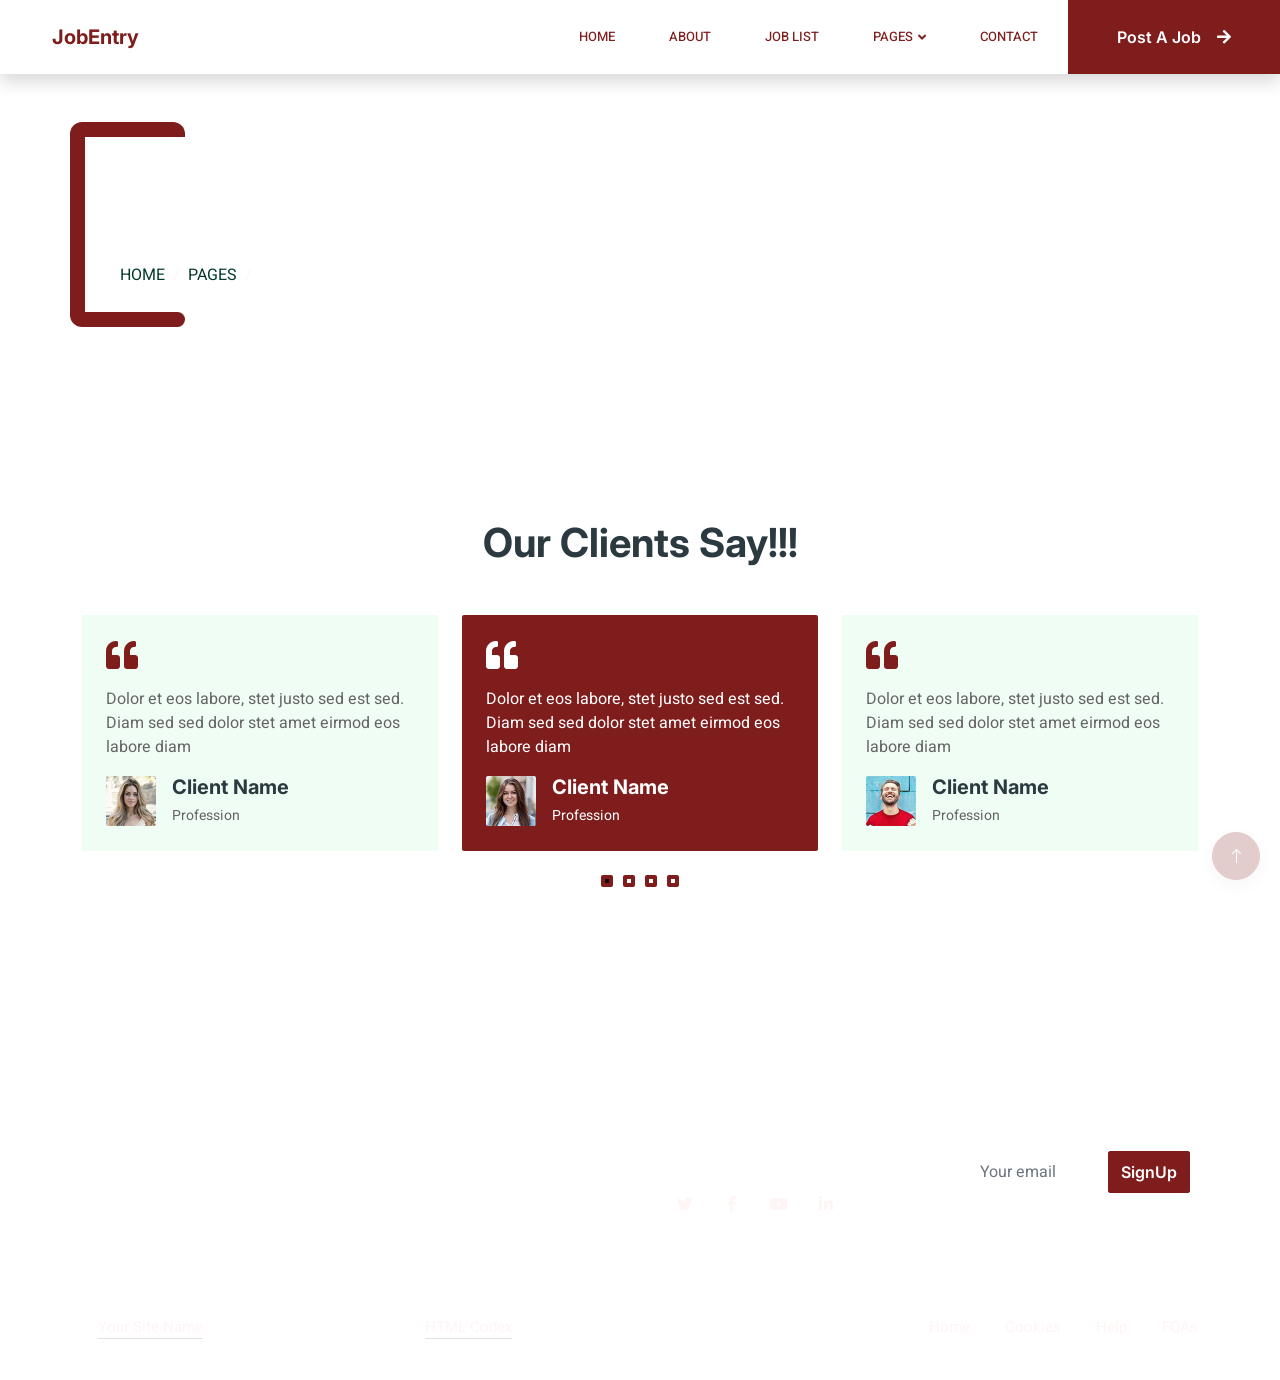
<file: testimonial.html>
<!DOCTYPE html>
<html lang="en">

<head>
    <meta charset="utf-8">
    <title>JobEntry - Job Portal Website Template</title>
    <meta content="width=device-width, initial-scale=1.0" name="viewport">
    <meta content="" name="keywords">
    <meta content="" name="description">

    <!-- Favicon -->
    <link href="img/favicon.ico" rel="icon">

    <!-- Google Web Fonts -->
    <link rel="preconnect" href="https://fonts.googleapis.com">
    <link rel="preconnect" href="https://fonts.gstatic.com" crossorigin>
    <link href="https://fonts.googleapis.com/css2?family=Heebo:wght@400;500;600&family=Inter:wght@700;800&display=swap" rel="stylesheet">
    
    <!-- Icon Font Stylesheet -->
    <link href="https://cdnjs.cloudflare.com/ajax/libs/font-awesome/5.10.0/css/all.min.css" rel="stylesheet">
    <link href="https://cdn.jsdelivr.net/npm/bootstrap-icons@1.4.1/font/bootstrap-icons.css" rel="stylesheet">

    <!-- Libraries Stylesheet -->
    <link href="lib/animate/animate.min.css" rel="stylesheet">
    <link href="lib/owlcarousel/assets/owl.carousel.min.css" rel="stylesheet">

    <!-- Customized Bootstrap Stylesheet -->
    <link href="css/bootstrap.min.css" rel="stylesheet">

    <!-- Template Stylesheet -->
    <link href="css/style.css" rel="stylesheet">
</head>

<body>
    <div class="container-fluid bg-white p-0">
        <!-- Spinner Start -->
        <div id="spinner" class="show bg-white position-fixed translate-middle w-100 vh-100 top-50 start-50 d-flex align-items-center justify-content-center">
            <div class="spinner-border text-primary" style="width: 3rem; height: 3rem;" role="status">
                <span class="sr-only">Loading...</span>
            </div>
        </div>
        <!-- Spinner End -->


        <!-- Navbar Start -->
        <nav class="navbar navbar-expand-lg bg-white navbar-light shadow sticky-top p-0">
            <a href="index.html" class="navbar-brand d-flex align-items-center text-center py-0 px-4 px-lg-5">
                <h1 class="m-0 text-primary">JobEntry</h1>
            </a>
            <button type="button" class="navbar-toggler me-4" data-bs-toggle="collapse" data-bs-target="#navbarCollapse">
                <span class="navbar-toggler-icon"></span>
            </button>
            <div class="collapse navbar-collapse" id="navbarCollapse">
                <div class="navbar-nav ms-auto p-4 p-lg-0">
                    <a href="index.html" class="nav-item nav-link">Home</a>
                    <a href="about.html" class="nav-item nav-link">About</a>
                    <a href="job-list.html" class="nav-item nav-link">Job List</a>
                    <div class="nav-item dropdown">
                        <a href="#" class="nav-link dropdown-toggle active" data-bs-toggle="dropdown">Pages</a>
                        <div class="dropdown-menu rounded-0 m-0">
                            <a href="category.html" class="dropdown-item">Job Category</a>
                            <a href="testimonial.html" class="dropdown-item active">Testimonial</a>
                            <a href="404.html" class="dropdown-item">404</a>
                        </div>
                    </div>
                    <a href="contact.html" class="nav-item nav-link">Contact</a>
                </div>
                <a href="" class="btn btn-primary rounded-0 py-4 px-lg-5 d-none d-lg-block">Post A Job<i class="fa fa-arrow-right ms-3"></i></a>
            </div>
        </nav>
        <!-- Navbar End -->


        <!-- Header End -->
        <div class="container-fluid py-5 bg-dark page-header mb-5">
            <div class="container my-5 pt-5 pb-4">
                <h1 class="display-3 text-white mb-3 animated slideInDown">Testimonial</h1>
                <nav aria-label="breadcrumb">
                    <ol class="breadcrumb text-uppercase">
                        <li class="breadcrumb-item"><a href="#">Home</a></li>
                        <li class="breadcrumb-item"><a href="#">Pages</a></li>
                        <li class="breadcrumb-item text-white active" aria-current="page">Testimonial</li>
                    </ol>
                </nav>
            </div>
        </div>
        <!-- Header End -->


        <!-- Testimonial Start -->
        <div class="container-fluid py-5 wow fadeInUp" data-wow-delay="0.1s">
            <div class="container">
                <h1 class="text-center mb-5">Our Clients Say!!!</h1>
                <div class="owl-carousel testimonial-carousel">
                    <div class="testimonial-item bg-light rounded p-4">
                        <i class="fa fa-quote-left fa-2x text-primary mb-3"></i>
                        <p>Dolor et eos labore, stet justo sed est sed. Diam sed sed dolor stet amet eirmod eos labore diam</p>
                        <div class="d-flex align-items-center">
                            <img class="img-fluid flex-shrink-0 rounded" src="img/testimonial-1.jpg" style="width: 50px; height: 50px;">
                            <div class="ps-3">
                                <h5 class="mb-1">Client Name</h5>
                                <small>Profession</small>
                            </div>
                        </div>
                    </div>
                    <div class="testimonial-item bg-light rounded p-4">
                        <i class="fa fa-quote-left fa-2x text-primary mb-3"></i>
                        <p>Dolor et eos labore, stet justo sed est sed. Diam sed sed dolor stet amet eirmod eos labore diam</p>
                        <div class="d-flex align-items-center">
                            <img class="img-fluid flex-shrink-0 rounded" src="img/testimonial-2.jpg" style="width: 50px; height: 50px;">
                            <div class="ps-3">
                                <h5 class="mb-1">Client Name</h5>
                                <small>Profession</small>
                            </div>
                        </div>
                    </div>
                    <div class="testimonial-item bg-light rounded p-4">
                        <i class="fa fa-quote-left fa-2x text-primary mb-3"></i>
                        <p>Dolor et eos labore, stet justo sed est sed. Diam sed sed dolor stet amet eirmod eos labore diam</p>
                        <div class="d-flex align-items-center">
                            <img class="img-fluid flex-shrink-0 rounded" src="img/testimonial-3.jpg" style="width: 50px; height: 50px;">
                            <div class="ps-3">
                                <h5 class="mb-1">Client Name</h5>
                                <small>Profession</small>
                            </div>
                        </div>
                    </div>
                    <div class="testimonial-item bg-light rounded p-4">
                        <i class="fa fa-quote-left fa-2x text-primary mb-3"></i>
                        <p>Dolor et eos labore, stet justo sed est sed. Diam sed sed dolor stet amet eirmod eos labore diam</p>
                        <div class="d-flex align-items-center">
                            <img class="img-fluid flex-shrink-0 rounded" src="img/testimonial-4.jpg" style="width: 50px; height: 50px;">
                            <div class="ps-3">
                                <h5 class="mb-1">Client Name</h5>
                                <small>Profession</small>
                            </div>
                        </div>
                    </div>
                </div>
            </div>
        </div>
        <!-- Testimonial End -->


        <!-- Footer Start -->
        <div class="container-fluid bg-dark text-white-50 footer pt-5 mt-5 wow fadeIn" data-wow-delay="0.1s">
            <div class="container py-5">
                <div class="row g-5">
                    <div class="col-lg-3 col-md-6">
                        <h5 class="text-white mb-4">Company</h5>
                        <a class="btn btn-link text-white-50" href="">About Us</a>
                        <a class="btn btn-link text-white-50" href="">Contact Us</a>
                        <a class="btn btn-link text-white-50" href="">Our Services</a>
                        <a class="btn btn-link text-white-50" href="">Privacy Policy</a>
                        <a class="btn btn-link text-white-50" href="">Terms & Condition</a>
                    </div>
                    <div class="col-lg-3 col-md-6">
                        <h5 class="text-white mb-4">Quick Links</h5>
                        <a class="btn btn-link text-white-50" href="">About Us</a>
                        <a class="btn btn-link text-white-50" href="">Contact Us</a>
                        <a class="btn btn-link text-white-50" href="">Our Services</a>
                        <a class="btn btn-link text-white-50" href="">Privacy Policy</a>
                        <a class="btn btn-link text-white-50" href="">Terms & Condition</a>
                    </div>
                    <div class="col-lg-3 col-md-6">
                        <h5 class="text-white mb-4">Contact</h5>
                        <p class="mb-2"><i class="fa fa-map-marker-alt me-3"></i>123 Street, New York, USA</p>
                        <p class="mb-2"><i class="fa fa-phone-alt me-3"></i>+012 345 67890</p>
                        <p class="mb-2"><i class="fa fa-envelope me-3"></i>info@example.com</p>
                        <div class="d-flex pt-2">
                            <a class="btn btn-outline-light btn-social" href=""><i class="fab fa-twitter"></i></a>
                            <a class="btn btn-outline-light btn-social" href=""><i class="fab fa-facebook-f"></i></a>
                            <a class="btn btn-outline-light btn-social" href=""><i class="fab fa-youtube"></i></a>
                            <a class="btn btn-outline-light btn-social" href=""><i class="fab fa-linkedin-in"></i></a>
                        </div>
                    </div>
                    <div class="col-lg-3 col-md-6">
                        <h5 class="text-white mb-4">Newsletter</h5>
                        <p>Dolor amet sit justo amet elitr clita ipsum elitr est.</p>
                        <div class="position-relative mx-auto" style="max-width: 400px;">
                            <input class="form-control bg-transparent w-100 py-3 ps-4 pe-5" type="text" placeholder="Your email">
                            <button type="button" class="btn btn-primary py-2 position-absolute top-0 end-0 mt-2 me-2">SignUp</button>
                        </div>
                    </div>
                </div>
            </div>
            <div class="container">
                <div class="copyright">
                    <div class="row">
                        <div class="col-md-6 text-center text-md-start mb-3 mb-md-0">
                            &copy; <a class="border-bottom" href="#">Your Site Name</a>, All Right Reserved. 
							
							<!--/*** The author’s attribution link must remain intact in the template. ***/-->
                            <!--/*** If you wish to remove this credit link, please purchase the Pro Version . ***/-->
                            Designed By <a class="border-bottom" href="https://htmlcodex.com">HTML Codex</a>
                        </div>
                        <div class="col-md-6 text-center text-md-end">
                            <div class="footer-menu">
                                <a href="">Home</a>
                                <a href="">Cookies</a>
                                <a href="">Help</a>
                                <a href="">FQAs</a>
                            </div>
                        </div>
                    </div>
                </div>
            </div>
        </div>
        <!-- Footer End -->


        <!-- Back to Top -->
        <a href="#" class="btn btn-lg btn-primary btn-lg-square back-to-top"><i class="bi bi-arrow-up"></i></a>
    </div>

    <!-- JavaScript Libraries -->
    <script src="https://code.jquery.com/jquery-3.4.1.min.js"></script>
    <script src="https://cdn.jsdelivr.net/npm/bootstrap@5.0.0/dist/js/bootstrap.bundle.min.js"></script>
    <script src="lib/wow/wow.min.js"></script>
    <script src="lib/easing/easing.min.js"></script>
    <script src="lib/waypoints/waypoints.min.js"></script>
    <script src="lib/owlcarousel/owl.carousel.min.js"></script>

    <!-- Template Javascript -->
    <script src="js/main.js"></script>
</body>

</html>
</file>
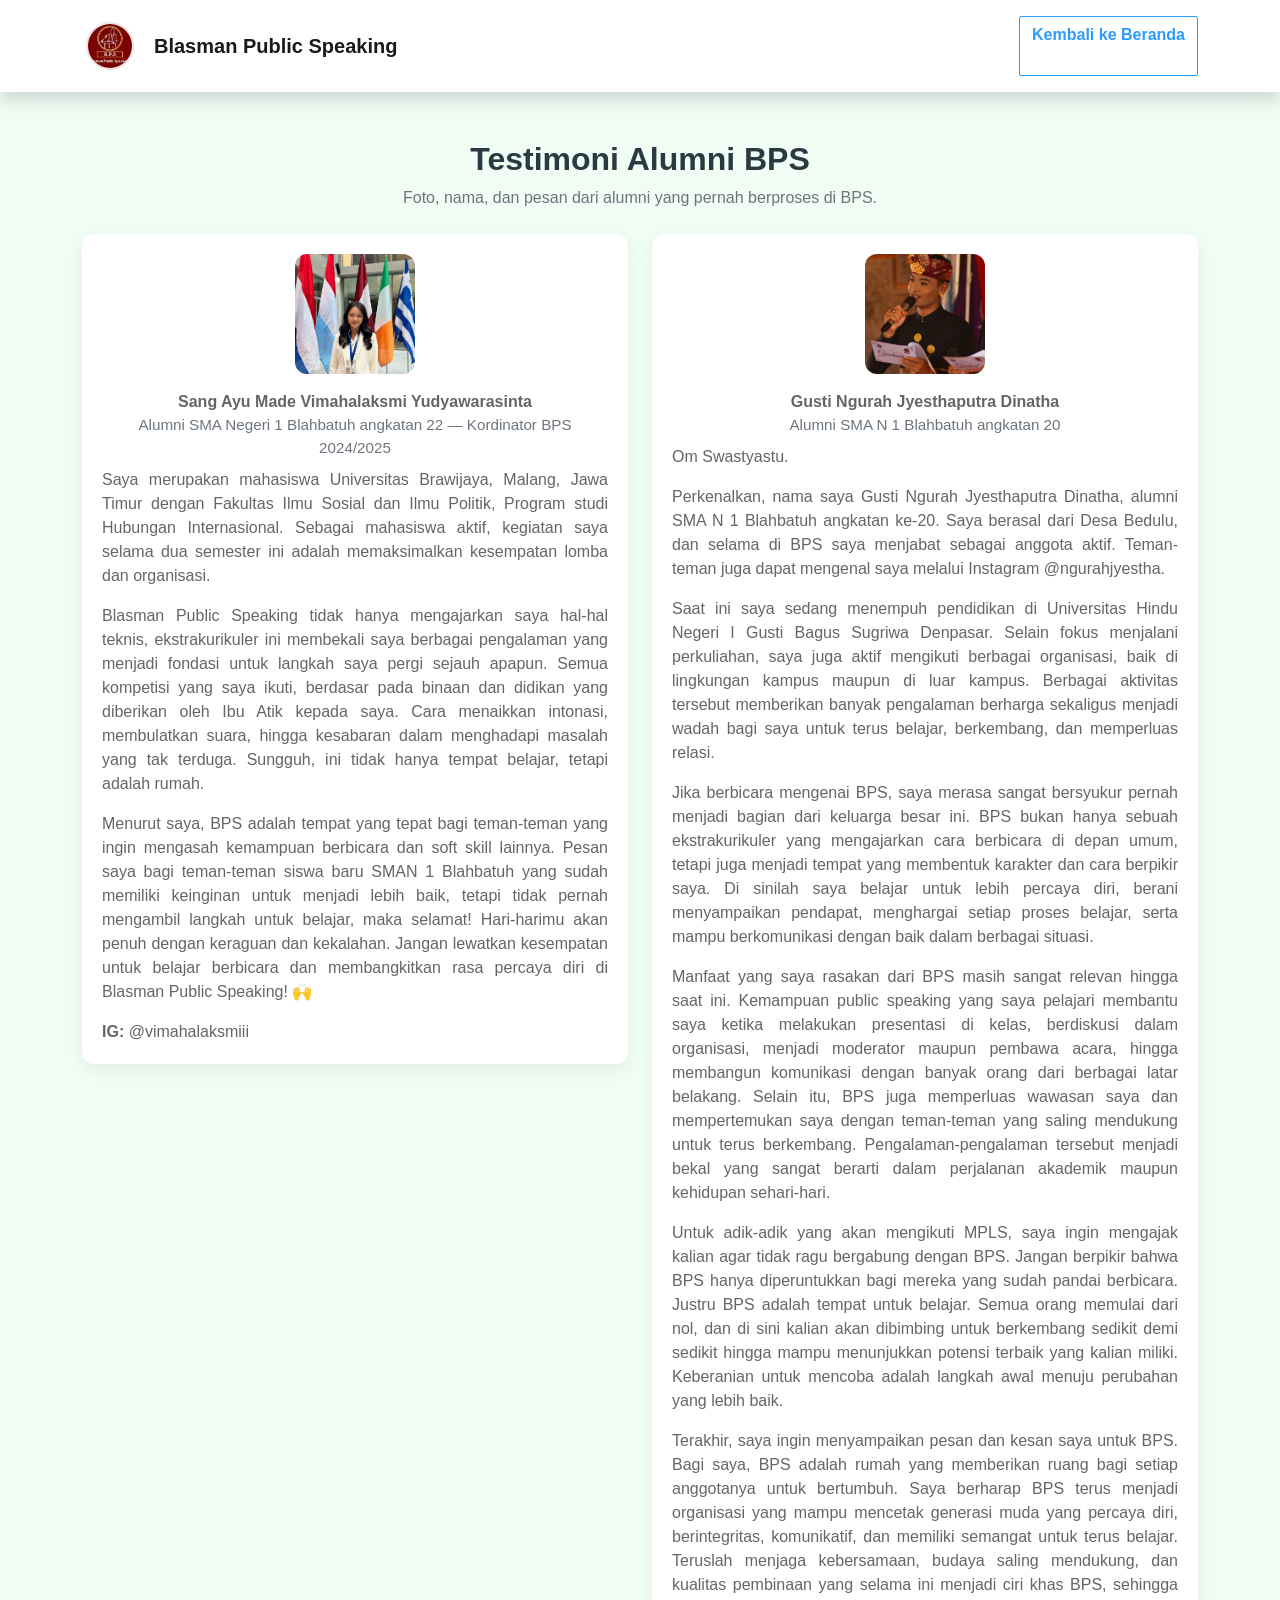
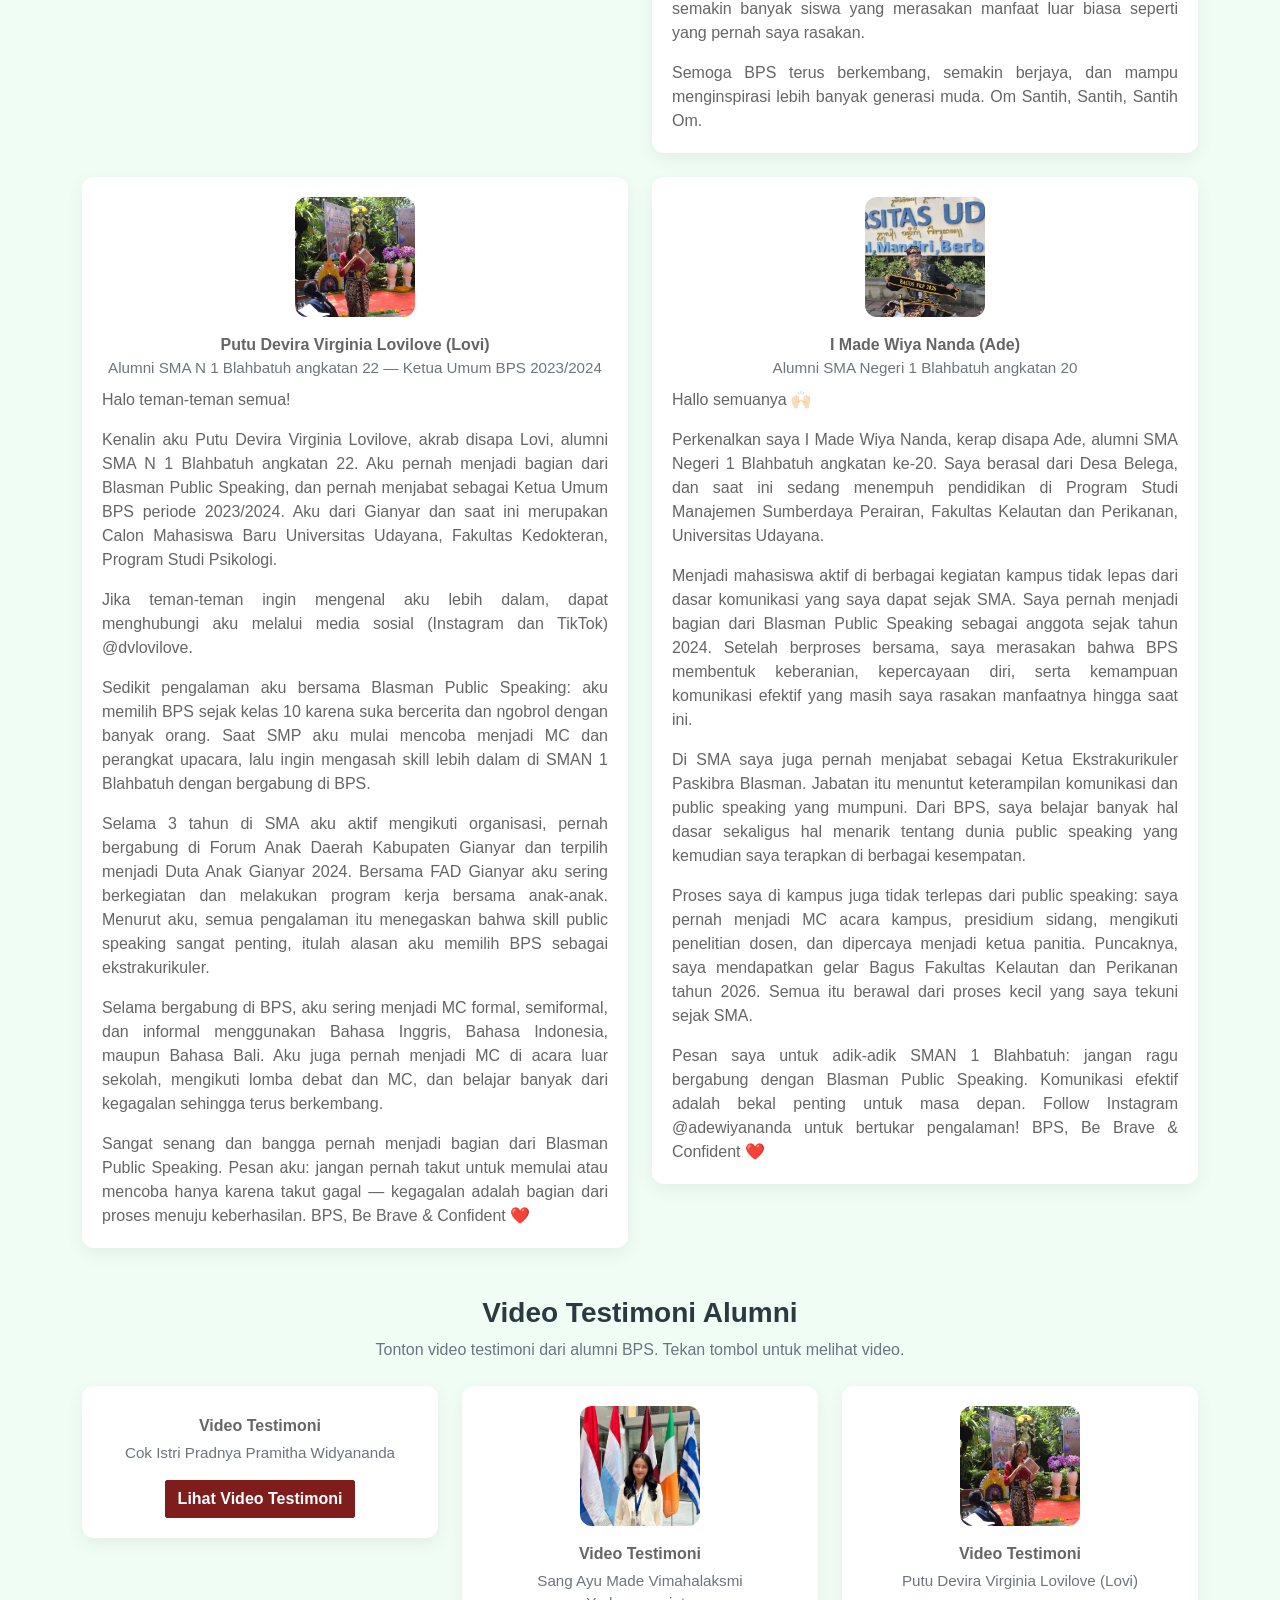
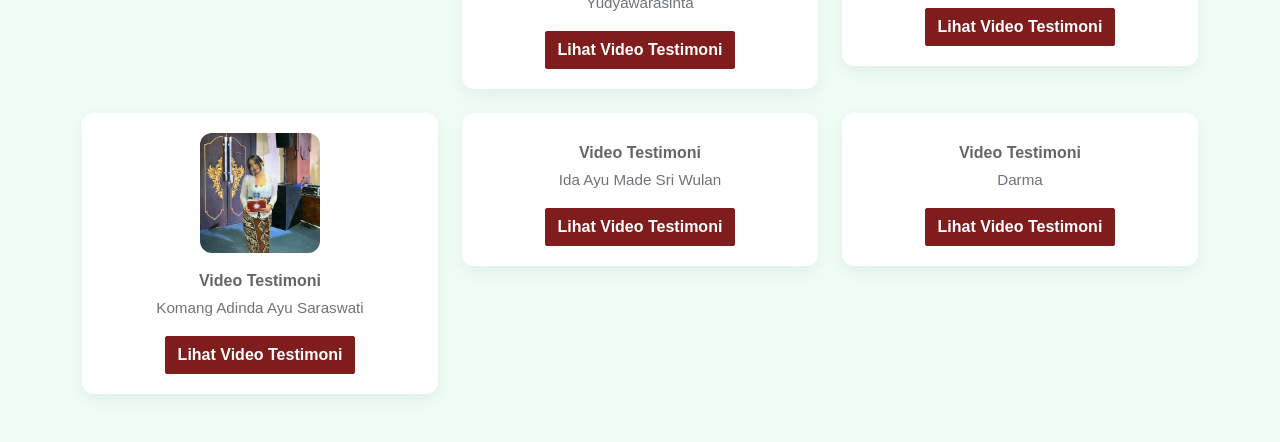
<file: testimonials.html>
<!DOCTYPE html>
<html lang="id">

<head>
    <meta charset="utf-8">
    <title>Testimoni Alumni | BPS</title>
    <meta content="width=device-width, initial-scale=1.0" name="viewport">
    <link href="css/bootstrap.min.css" rel="stylesheet">
    <link href="css/style.css" rel="stylesheet">
    <style>
        .alumni-card { border-radius:12px; padding:20px; background:#fff; box-shadow:0 6px 18px rgba(0,0,0,0.06); }
        .alumni-photo { width:120px; height:120px; border-radius:12px; object-fit:cover; display:block; margin:0 auto; }
        .alumni-meta { font-weight:700; margin-top:8px; text-align:center; }
        .alumni-sub { color:#6c757d; font-size:0.95rem; text-align:center; }
        .alumni-card p { text-align:justify; }
        /* Video card: ensure title and name are centered and stacked */
        .alumni-card.text-center .alumni-meta { display:block; text-align:center; margin-top:8px; }
        .alumni-card.text-center .alumni-sub { display:block; text-align:center; margin-top:4px; margin-bottom:12px; }
    </style>
</head>

<body class="has-fixed-navbar bg-light">
    <nav class="navbar navbar-expand-lg navbar-light bg-white shadow sticky-top py-3">
        <div class="container">
            <a class="navbar-brand d-flex align-items-center" href="index.html">
                <img src="LOGO BPS.webp" alt="Logo" style="width:48px; height:auto; object-fit:contain;" class="me-2">
                <span class="fw-bold">Blasman Public Speaking</span>
            </a>
            <div class="ms-auto">
                <a href="index.html" class="btn btn-outline-secondary">Kembali ke Beranda</a>
            </div>
        </div>
    </nav>

    <main class="container py-5">
        <div class="text-center mb-4">
            <h2 class="fw-bold">Testimoni Alumni BPS</h2>
            <p class="text-muted">Foto, nama, dan pesan dari alumni yang pernah berproses di BPS.</p>
        </div>

        <div class="row g-4">
            <div class="col-md-6">
                <div class="alumni-card">
                    <div class="text-center mb-3">
                        <img src="kak gek vi.webp" alt="Sang Ayu" class="alumni-photo">
                    </div>
                    <div>
                        <div class="alumni-meta">Sang Ayu Made Vimahalaksmi Yudyawarasinta</div>
                        <div class="alumni-sub">Alumni SMA Negeri 1 Blahbatuh angkatan 22 — Kordinator BPS 2024/2025</div>
                        <p class="mt-2">Saya merupakan mahasiswa Universitas Brawijaya, Malang, Jawa Timur dengan Fakultas Ilmu Sosial dan Ilmu Politik, Program studi Hubungan Internasional. Sebagai mahasiswa aktif, kegiatan saya selama dua semester ini adalah memaksimalkan kesempatan lomba dan organisasi.</p>
                        <p>Blasman Public Speaking tidak hanya mengajarkan saya hal-hal teknis, ekstrakurikuler ini membekali saya berbagai pengalaman yang menjadi fondasi untuk langkah saya pergi sejauh apapun. Semua kompetisi yang saya ikuti, berdasar pada binaan dan didikan yang diberikan oleh Ibu Atik kepada saya. Cara menaikkan intonasi, membulatkan suara, hingga kesabaran dalam menghadapi masalah yang tak terduga. Sungguh, ini tidak hanya tempat belajar, tetapi adalah rumah.</p>
                        <p>Menurut saya, BPS adalah tempat yang tepat bagi teman-teman yang ingin mengasah kemampuan berbicara dan soft skill lainnya. Pesan saya bagi teman-teman siswa baru SMAN 1 Blahbatuh yang sudah memiliki keinginan untuk menjadi lebih baik, tetapi tidak pernah mengambil langkah untuk belajar, maka selamat! Hari-harimu akan penuh dengan keraguan dan kekalahan. Jangan lewatkan kesempatan untuk belajar berbicara dan membangkitkan rasa percaya diri di Blasman Public Speaking! 🙌</p>
                        <p class="mb-0"><strong>IG:</strong> @vimahalaksmiii</p>
                    </div>
                </div>
            </div>

            <div class="col-md-6">
                <div class="alumni-card">
                    <div class="text-center mb-3">
                        <img src="kak jyes.webp" alt="Gusti Ngurah" class="alumni-photo">
                    </div>
                    <div>
                        <div class="alumni-meta">Gusti Ngurah Jyesthaputra Dinatha</div>
                        <div class="alumni-sub">Alumni SMA N 1 Blahbatuh angkatan 20</div>
                        <p class="mt-2">Om Swastyastu.</p>
                        <p>Perkenalkan, nama saya Gusti Ngurah Jyesthaputra Dinatha, alumni SMA N 1 Blahbatuh angkatan ke-20. Saya berasal dari Desa Bedulu, dan selama di BPS saya menjabat sebagai anggota aktif. Teman-teman juga dapat mengenal saya melalui Instagram @ngurahjyestha.</p>
                        <p>Saat ini saya sedang menempuh pendidikan di Universitas Hindu Negeri I Gusti Bagus Sugriwa Denpasar. Selain fokus menjalani perkuliahan, saya juga aktif mengikuti berbagai organisasi, baik di lingkungan kampus maupun di luar kampus. Berbagai aktivitas tersebut memberikan banyak pengalaman berharga sekaligus menjadi wadah bagi saya untuk terus belajar, berkembang, dan memperluas relasi.</p>
                        <p>Jika berbicara mengenai BPS, saya merasa sangat bersyukur pernah menjadi bagian dari keluarga besar ini. BPS bukan hanya sebuah ekstrakurikuler yang mengajarkan cara berbicara di depan umum, tetapi juga menjadi tempat yang membentuk karakter dan cara berpikir saya. Di sinilah saya belajar untuk lebih percaya diri, berani menyampaikan pendapat, menghargai setiap proses belajar, serta mampu berkomunikasi dengan baik dalam berbagai situasi.</p>
                        <p>Manfaat yang saya rasakan dari BPS masih sangat relevan hingga saat ini. Kemampuan public speaking yang saya pelajari membantu saya ketika melakukan presentasi di kelas, berdiskusi dalam organisasi, menjadi moderator maupun pembawa acara, hingga membangun komunikasi dengan banyak orang dari berbagai latar belakang. Selain itu, BPS juga memperluas wawasan saya dan mempertemukan saya dengan teman-teman yang saling mendukung untuk terus berkembang. Pengalaman-pengalaman tersebut menjadi bekal yang sangat berarti dalam perjalanan akademik maupun kehidupan sehari-hari.</p>
                        <p>Untuk adik-adik yang akan mengikuti MPLS, saya ingin mengajak kalian agar tidak ragu bergabung dengan BPS. Jangan berpikir bahwa BPS hanya diperuntukkan bagi mereka yang sudah pandai berbicara. Justru BPS adalah tempat untuk belajar. Semua orang memulai dari nol, dan di sini kalian akan dibimbing untuk berkembang sedikit demi sedikit hingga mampu menunjukkan potensi terbaik yang kalian miliki. Keberanian untuk mencoba adalah langkah awal menuju perubahan yang lebih baik.</p>
                        <p>Terakhir, saya ingin menyampaikan pesan dan kesan saya untuk BPS. Bagi saya, BPS adalah rumah yang memberikan ruang bagi setiap anggotanya untuk bertumbuh. Saya berharap BPS terus menjadi organisasi yang mampu mencetak generasi muda yang percaya diri, berintegritas, komunikatif, dan memiliki semangat untuk terus belajar. Teruslah menjaga kebersamaan, budaya saling mendukung, dan kualitas pembinaan yang selama ini menjadi ciri khas BPS, sehingga semakin banyak siswa yang merasakan manfaat luar biasa seperti yang pernah saya rasakan.</p>
                        <p class="mb-0">Semoga BPS terus berkembang, semakin berjaya, dan mampu menginspirasi lebih banyak generasi muda. Om Santih, Santih, Santih Om.</p>
                    </div>
                </div>
            </div>

            <div class="col-md-6">
                <div class="alumni-card">
                    <div class="text-center mb-3">
                        <img src="kak lovi.webp" alt="Putu Devira" class="alumni-photo">
                    </div>
                    <div>
                        <div class="alumni-meta">Putu Devira Virginia Lovilove (Lovi)</div>
                        <div class="alumni-sub">Alumni SMA N 1 Blahbatuh angkatan 22 — Ketua Umum BPS 2023/2024</div>
                        <p class="mt-2">Halo teman-teman semua!</p>
                        <p>Kenalin aku Putu Devira Virginia Lovilove, akrab disapa Lovi, alumni SMA N 1 Blahbatuh angkatan 22. Aku pernah menjadi bagian dari Blasman Public Speaking, dan pernah menjabat sebagai Ketua Umum BPS periode 2023/2024. Aku dari Gianyar dan saat ini merupakan Calon Mahasiswa Baru Universitas Udayana, Fakultas Kedokteran, Program Studi Psikologi.</p>
                        <p>Jika teman-teman ingin mengenal aku lebih dalam, dapat menghubungi aku melalui media sosial (Instagram dan TikTok) @dvlovilove.</p>
                        <p>Sedikit pengalaman aku bersama Blasman Public Speaking: aku memilih BPS sejak kelas 10 karena suka bercerita dan ngobrol dengan banyak orang. Saat SMP aku mulai mencoba menjadi MC dan perangkat upacara, lalu ingin mengasah skill lebih dalam di SMAN 1 Blahbatuh dengan bergabung di BPS.</p>
                        <p>Selama 3 tahun di SMA aku aktif mengikuti organisasi, pernah bergabung di Forum Anak Daerah Kabupaten Gianyar dan terpilih menjadi Duta Anak Gianyar 2024. Bersama FAD Gianyar aku sering berkegiatan dan melakukan program kerja bersama anak-anak. Menurut aku, semua pengalaman itu menegaskan bahwa skill public speaking sangat penting, itulah alasan aku memilih BPS sebagai ekstrakurikuler.</p>
                        <p>Selama bergabung di BPS, aku sering menjadi MC formal, semiformal, dan informal menggunakan Bahasa Inggris, Bahasa Indonesia, maupun Bahasa Bali. Aku juga pernah menjadi MC di acara luar sekolah, mengikuti lomba debat dan MC, dan belajar banyak dari kegagalan sehingga terus berkembang.</p>
                        <p class="mb-0">Sangat senang dan bangga pernah menjadi bagian dari Blasman Public Speaking. Pesan aku: jangan pernah takut untuk memulai atau mencoba hanya karena takut gagal — kegagalan adalah bagian dari proses menuju keberhasilan. BPS, Be Brave & Confident ❤️</p>
                    </div>
                </div>
            </div>

            <div class="col-md-6">
                <div class="alumni-card">
                    <div class="text-center mb-3">
                        <img src="kak nanda.webp" alt="I Made Wiya Nanda" class="alumni-photo">
                    </div>
                    <div>
                        <div class="alumni-meta">I Made Wiya Nanda (Ade)</div>
                        <div class="alumni-sub">Alumni SMA Negeri 1 Blahbatuh angkatan 20</div>
                        <p class="mt-2">Hallo semuanya 🙌🏻</p>
                        <p>Perkenalkan saya I Made Wiya Nanda, kerap disapa Ade, alumni SMA Negeri 1 Blahbatuh angkatan ke-20. Saya berasal dari Desa Belega, dan saat ini sedang menempuh pendidikan di Program Studi Manajemen Sumberdaya Perairan, Fakultas Kelautan dan Perikanan, Universitas Udayana.</p>
                        <p>Menjadi mahasiswa aktif di berbagai kegiatan kampus tidak lepas dari dasar komunikasi yang saya dapat sejak SMA. Saya pernah menjadi bagian dari Blasman Public Speaking sebagai anggota sejak tahun 2024. Setelah berproses bersama, saya merasakan bahwa BPS membentuk keberanian, kepercayaan diri, serta kemampuan komunikasi efektif yang masih saya rasakan manfaatnya hingga saat ini.</p>
                        <p>Di SMA saya juga pernah menjabat sebagai Ketua Ekstrakurikuler Paskibra Blasman. Jabatan itu menuntut keterampilan komunikasi dan public speaking yang mumpuni. Dari BPS, saya belajar banyak hal dasar sekaligus hal menarik tentang dunia public speaking yang kemudian saya terapkan di berbagai kesempatan.</p>
                        <p>Proses saya di kampus juga tidak terlepas dari public speaking: saya pernah menjadi MC acara kampus, presidium sidang, mengikuti penelitian dosen, dan dipercaya menjadi ketua panitia. Puncaknya, saya mendapatkan gelar Bagus Fakultas Kelautan dan Perikanan tahun 2026. Semua itu berawal dari proses kecil yang saya tekuni sejak SMA.</p>
                        <p class="mb-0">Pesan saya untuk adik-adik SMAN 1 Blahbatuh: jangan ragu bergabung dengan Blasman Public Speaking. Komunikasi efektif adalah bekal penting untuk masa depan. Follow Instagram @adewiyananda untuk bertukar pengalaman! BPS, Be Brave & Confident ❤️</p>
                    </div>
                </div>
            </div>
        </div>

        <section class="mt-5">
            <div class="text-center mb-4">
                <h3 class="fw-bold">Video Testimoni Alumni</h3>
                <p class="text-muted">Tonton video testimoni dari alumni BPS. Tekan tombol untuk melihat video.</p>
            </div>
            <div class="row g-4">
                <div class="col-md-4">
                    <div class="alumni-card text-center">
                        <div class="alumni-meta">Video Testimoni</div>
                        <p class="alumni-sub mb-3">Cok Istri Pradnya Pramitha Widyananda</p>
                        <a href="https://drive.google.com/drive/folders/1GvhoRWu2qw4TG770YlrGEFmzgTmneCWC" class="btn btn-primary">Lihat Video Testimoni</a>
                    </div>
                </div>
                <div class="col-md-4">
                    <div class="alumni-card text-center">
                        <img src="kak gek vi.webp" alt="Video Testimoni 2" class="alumni-photo mb-3">
                        <div class="alumni-meta">Video Testimoni</div>
                        <p class="alumni-sub mb-3">Sang Ayu Made Vimahalaksmi Yudyawarasinta</p>
                        <a href="https://drive.google.com/file/d/1x2r6-L9HprTprLgL7ApCzO0cnFjXVGEu/view?usp=sharing" class="btn btn-primary">Lihat Video Testimoni</a>
                    </div>
                </div>
                <div class="col-md-4">
                    <div class="alumni-card text-center">
                        <img src="kak lovi.webp" alt="Video Testimoni 2" class="alumni-photo mb-3">
                        <div class="alumni-meta">Video Testimoni</div>
                        <p class="alumni-sub mb-3">Putu Devira Virginia Lovilove (Lovi)</p>
                        <a href="https://drive.google.com/file/d/1A9lApPbrn8Iaic-bCMjq2-BKlHqd-VLH/view?usp=sharing" class="btn btn-primary">Lihat Video Testimoni</a>
                    </div>
                </div>
                <div class="col-md-4">
                    <div class="alumni-card text-center">
                        <img src="kak adinda.webp" alt="Video Testimoni 3" class="alumni-photo mb-3">
                        <div class="alumni-meta">Video Testimoni</div>
                        <p class="alumni-sub mb-3">Komang Adinda Ayu Saraswati</p>
                        <a href="https://drive.google.com/file/d/10kgypw3REEiECP6uejNPtmQ8xjZw0kv6/view?usp=sharing" class="btn btn-primary">Lihat Video Testimoni</a>
                    </div>
                </div> 
                <div class="col-md-4">
                    <div class="alumni-card text-center">
                        <div class="alumni-meta">Video Testimoni</div>
                        <p class="alumni-sub mb-3">Ida Ayu Made Sri Wulan</p>
                        <a href="https://drive.google.com/file/d/1pdM9XAoC6LpCS4PDbsBB2Jkfjj69gDBs/view?usp=sharing" class="btn btn-primary">Lihat Video Testimoni</a>
                    </div>
                </div>
                <div class="col-md-4">
                    <div class="alumni-card text-center">
                        <div class="alumni-meta">Video Testimoni</div>
                        <p class="alumni-sub mb-3">Darma</p>
                        <a href="https://drive.google.com/file/d/1xp3b-18CSuY4pFFsc0P8x38hst03BBt0/view?usp=sharing" class="btn btn-primary">Lihat Video Testimoni</a>
                    </div>
                </div>
            </div>
        </section>
    </main>

    <script src="https://code.jquery.com/jquery-3.4.1.min.js"></script>
    <script src="https://cdn.jsdelivr.net/npm/bootstrap@5.0.0/dist/js/bootstrap.bundle.min.js"></script>
</body>

</html>
</file>
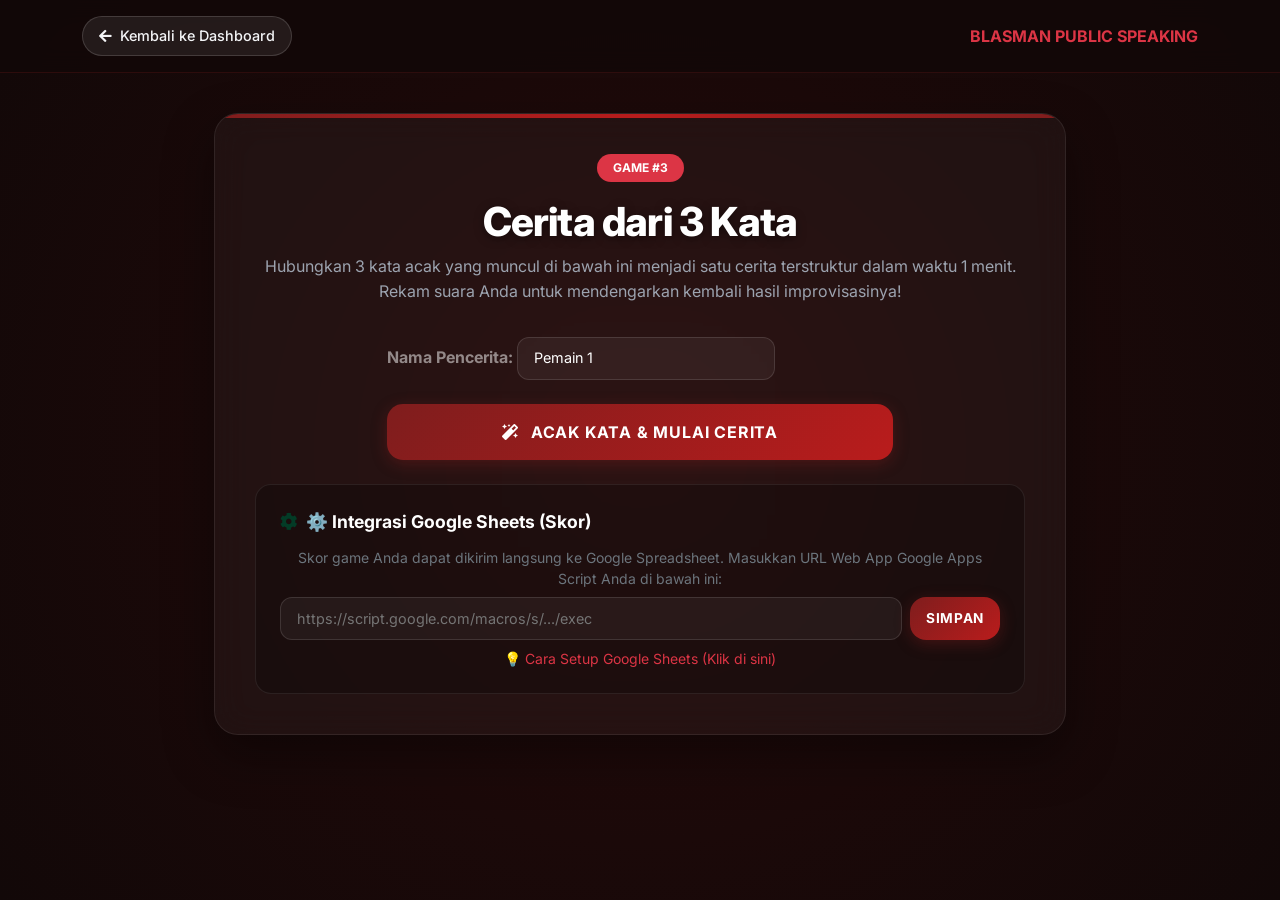
<file: games/cerita-3-kata.html>
<!DOCTYPE html>
<html lang="id">
<head>
    <meta charset="UTF-8">
    <meta name="viewport" content="width=device-width, initial-scale=1.0">
    <title>Cerita dari 3 Kata | BPS Games</title>
    <!-- CSS Links -->
    <link href="https://fonts.googleapis.com/css2?family=Heebo:wght@400;500;600;700;800&family=Inter:wght@400;600;700;800&display=swap" rel="stylesheet">
    <link href="https://cdnjs.cloudflare.com/ajax/libs/font-awesome/5.10.0/css/all.min.css" rel="stylesheet">
    <link href="../css/bootstrap.min.css" rel="stylesheet">
    <link href="style.css" rel="stylesheet">
    <style>
        .word-box {
            font-size: 2.2rem;
            font-weight: 800;
            color: #ffffff;
            text-shadow: 0 4px 15px rgba(0, 0, 0, 0.4);
            letter-spacing: -0.01em;
            padding: 1.2rem;
            background: rgba(127, 29, 29, 0.1);
            border: 1px solid rgba(127, 29, 29, 0.2);
            border-radius: 18px;
            min-height: 90px;
            display: flex;
            align-items: center;
            justify-content: center;
            transition: all 0.3s ease;
        }
        .word-box:hover {
            transform: scale(1.03);
            border-color: rgba(127, 29, 29, 0.5);
            box-shadow: 0 10px 25px rgba(127, 29, 29, 0.15);
        }
        .rec-indicator {
            display: flex;
            align-items: center;
            justify-content: center;
            gap: 0.5rem;
            color: #ef4444;
            font-weight: 700;
            font-size: 1rem;
            animation: blink 1s infinite alternate;
        }
        @keyframes blink {
            from { opacity: 0.3; }
            to { opacity: 1; }
        }
    </style>
</head>
<body>

    <!-- Nav Bar -->
    <nav class="game-nav">
        <div class="container d-flex justify-content-between align-items-center">
            <a href="../index.html#games" class="btn-back">
                <i class="fas fa-arrow-left"></i> Kembali ke Dashboard
            </a>
            <span class="fw-bold text-danger m-0">BLASMAN PUBLIC SPEAKING</span>
        </div>
    </nav>

    <!-- Main Game Area -->
    <div class="game-container">
        <div class="glass-card text-center">
            <div class="mb-3">
                <span class="badge bg-danger rounded-pill px-3 py-2 text-uppercase">Game #3</span>
            </div>
            <h1 class="game-title">Cerita dari 3 Kata</h1>
            <p class="game-desc">
                Hubungkan 3 kata acak yang muncul di bawah ini menjadi satu cerita terstruktur dalam waktu 1 menit. Rekam suara Anda untuk mendengarkan kembali hasil improvisasinya!
            </p>

            <!-- Setup Screen -->
            <div id="setup-screen">
                <div class="row justify-content-center mb-4">
                    <div class="col-md-8">
                        <div class="mb-4 text-start">
                            <label class="form-label text-white-50 fw-bold">Nama Pencerita:</label>
                            <input type="text" id="player-name" class="config-input" value="Pemain 1" placeholder="Masukkan nama Anda">
                        </div>
                        <button id="btn-start" class="btn-game btn-game-primary w-100 py-3">
                            <i class="fas fa-magic"></i> Acak Kata & Mulai Cerita
                        </button>
                    </div>
                </div>
            </div>

            <!-- Game Board (Hidden Initially) -->
            <div id="game-board" class="d-none">
                <!-- Word Grid -->
                <div class="text-white-50 small mb-2 text-start">🔗 HUBUNGKAN KETIGA KATA INI:</div>
                <div class="row g-3 mb-4">
                    <div class="col-md-4">
                        <div id="word-1" class="word-box">Kucing</div>
                    </div>
                    <div class="col-md-4">
                        <div id="word-2" class="word-box">Ujian</div>
                    </div>
                    <div class="col-md-4">
                        <div id="word-3" class="word-box">Hujan</div>
                    </div>
                </div>

                <!-- Timer & Recording Status -->
                <div class="timer-container my-4">
                    <svg class="timer-svg">
                        <circle class="timer-circle-bg" cx="80" cy="80" r="70"></circle>
                        <circle id="timer-progress" class="timer-circle-progress" cx="80" cy="80" r="70" stroke-dasharray="440" stroke-dashoffset="0"></circle>
                    </svg>
                    <div id="timer-text" class="timer-text">60</div>
                </div>

                <!-- Rec Indicator -->
                <div id="recording-indicator" class="rec-indicator d-none mb-3">
                    <i class="fas fa-circle text-danger"></i> SEDANG MEREKAM SUARA...
                </div>

                <!-- Gameplay Buttons -->
                <div class="d-flex justify-content-center gap-3">
                    <button id="btn-done" class="btn-game btn-game-primary px-4">
                        <i class="fas fa-check"></i> Selesai Cerita
                    </button>
                </div>
            </div>

            <!-- Results Screen (Hidden Initially) -->
            <div id="results-screen" class="d-none">
                <h3 class="text-white fw-bold mb-2">Hebat, Cerita Selesai! 🎉</h3>
                <p class="text-muted mb-4">Waktunya melakukan evaluasi mandiri atau bersama teman-teman.</p>
                
                <!-- Playback Panel -->
                <div class="row justify-content-center mb-4">
                    <div class="col-md-7 bg-dark p-4 rounded border border-secondary">
                        <h5 class="text-white mb-3">🎤 Putar Ulang Suara Rekaman</h5>
                        <div id="no-audio-msg" class="small text-white-50 mb-3">Perekam suara tidak didukung atau izin mikrofon ditolak.</div>
                        <div id="audio-playback-div" class="d-none">
                            <audio id="audio-playback" controls class="w-100 mb-3"></audio>
                        </div>
                        
                        <!-- Submit panel -->
                        <hr class="border-secondary my-3">
                        <h6 class="text-white mb-2 text-start">📤 Kirim Skor Permainan</h6>
                        <p class="small text-muted text-start mb-3">Jika berhasil menghubungkan semua kata dengan baik, klik kirim untuk mendokumentasikan nilai Anda.</p>
                        
                        <button id="btn-submit-score" class="btn-game btn-game-success w-100 py-2" style="font-size:0.9rem;">
                            <i class="fas fa-cloud-upload-alt"></i> Kirim Keberhasilan ke Google Sheets
                        </button>
                        <div id="submit-status" class="small mt-2 text-center" style="display:none;"></div>
                    </div>
                </div>

                <div class="d-flex justify-content-center gap-3 mt-4">
                    <button id="btn-restart" class="btn-game btn-game-primary">
                        <i class="fas fa-redo"></i> Main Lagi
                    </button>
                    <a href="../index.html#games" class="btn-game btn-game-secondary">
                        <i class="fas fa-home"></i> Dashboard
                    </a>
                </div>
            </div>

            <!-- Sheets configuration placeholder -->
            <div id="sheets-config-container"></div>
        </div>
    </div>

    <!-- Script Links -->
    <script src="https://cdn.jsdelivr.net/npm/bootstrap@5.0.0/dist/js/bootstrap.bundle.min.js"></script>
    <script src="game-utils.js"></script>
    <script>
        const wordPool = [
            "Kucing", "Ujian", "Hujan", "Seblak", "Alien", "Kasur", "Sate", "Sepatu", 
            "Hantu", "Pacar", "Sepeda", "Bakso", "Sekolah", "Laptop", "Buku", "Presiden", 
            "Cinta", "Dompet", "Pulpen", "Bandara", "Laut", "Pesawat", "Gunung", "Bunga",
            "Meme", "Dosen", "TikTok", "Bakso", "Kopi", "Pantai", "Kado", "Minyak", 
            "Kunci", "Cermin", "Pintu", "Kura-kura", "Es Krim", "Senter", "Domba", "Gitar"
        ];

        // State variables
        let timer = null;
        let timeLeft = 60;
        let isPaused = false;
        let selectedWords = [];
        let playerName = "";
        
        // Recording variables
        let mediaRecorder = null;
        let audioChunks = [];
        let audioBlob = null;
        let audioUrl = null;
        let stream = null;

        const totalDuration = 60; // 60 seconds
        const strokeDashArray = 440; 

        // Elements
        const setupScreen = document.getElementById('setup-screen');
        const gameBoard = document.getElementById('game-board');
        const resultsScreen = document.getElementById('results-screen');
        
        const playerNameInput = document.getElementById('player-name');
        
        const w1Box = document.getElementById('word-1');
        const w2Box = document.getElementById('word-2');
        const w3Box = document.getElementById('word-3');
        
        const timerProgress = document.getElementById('timer-progress');
        const timerText = document.getElementById('timer-text');
        const recIndicator = document.getElementById('recording-indicator');
        
        const btnStart = document.getElementById('btn-start');
        const btnDone = document.getElementById('btn-done');
        const btnRestart = document.getElementById('btn-restart');
        
        const audioPlaybackDiv = document.getElementById('audio-playback-div');
        const audioPlayback = document.getElementById('audio-playback');
        const noAudioMsg = document.getElementById('no-audio-msg');
        
        const btnSubmitScore = document.getElementById('btn-submit-score');
        const submitStatus = document.getElementById('submit-status');

        // Initial setup
        btnStart.addEventListener('click', startStory);
        btnDone.addEventListener('click', finishStory);
        btnRestart.addEventListener('click', restartGame);
        btnSubmitScore.addEventListener('click', submitScore);

        async function startStory() {
            playerName = playerNameInput.value.trim() || "Pemain 1";
            
            // Pick 3 unique random words
            selectedWords = [];
            while(selectedWords.length < 3) {
                const randWord = wordPool[Math.floor(Math.random() * wordPool.length)];
                if(!selectedWords.includes(randWord)) {
                    selectedWords.push(randWord);
                }
            }
            
            w1Box.textContent = selectedWords[0];
            w2Box.textContent = selectedWords[1];
            w3Box.textContent = selectedWords[2];
            
            // Transition screen
            setupScreen.classList.add('d-none');
            gameBoard.classList.remove('d-none');
            resultsScreen.classList.add('d-none');
            
            // Start recording
            audioChunks = [];
            try {
                stream = await navigator.mediaDevices.getUserMedia({ audio: true });
                mediaRecorder = new MediaRecorder(stream);
                mediaRecorder.ondataavailable = (event) => {
                    audioChunks.push(event.data);
                };
                mediaRecorder.onstop = () => {
                    audioBlob = new Blob(audioChunks, { type: 'audio/wav' });
                    audioUrl = URL.createObjectURL(audioBlob);
                    audioPlayback.src = audioUrl;
                    audioPlaybackDiv.classList.remove('d-none');
                    noAudioMsg.classList.add('d-none');
                };
                mediaRecorder.start();
                recIndicator.classList.remove('d-none');
            } catch(e) {
                console.warn("Recording not supported or permission denied", e);
                noAudioMsg.classList.remove('d-none');
                audioPlaybackDiv.classList.add('d-none');
            }
            
            startTimer();
            BPSAudio.playDing();
        }

        function startTimer() {
            clearInterval(timer);
            timeLeft = totalDuration;
            updateTimerDisplay();
            
            timer = setInterval(() => {
                timeLeft--;
                updateTimerDisplay();
                
                if (timeLeft <= 5 && timeLeft > 0) {
                    BPSAudio.playTick();
                }
                
                if (timeLeft <= 0) {
                    clearInterval(timer);
                    BPSAudio.playBuzzer();
                    finishStory();
                }
            }, 1000);
        }

        function updateTimerDisplay() {
            timerText.textContent = timeLeft;
            
            // Update circular svg
            const pct = timeLeft / totalDuration;
            const offset = strokeDashArray - (pct * strokeDashArray);
            timerProgress.style.strokeDashoffset = offset;
            
            // Color changing progress
            if (timeLeft <= 10) {
                timerProgress.style.stroke = '#ef4444'; // danger red
            } else {
                timerProgress.style.stroke = '#7f1d1d'; // normal maroon
            }
        }

        function finishStory() {
            clearInterval(timer);
            
            // Stop recorder
            if (mediaRecorder && mediaRecorder.state !== 'inactive') {
                mediaRecorder.stop();
                recIndicator.classList.add('d-none');
                
                // Stop tracks to release mic icon
                if (stream) {
                    stream.getTracks().forEach(track => track.stop());
                }
            }
            
            gameBoard.classList.add('d-none');
            resultsScreen.classList.remove('d-none');
            BPSAudio.playSuccess();
        }

        function restartGame() {
            resultsScreen.classList.add('d-none');
            setupScreen.classList.remove('d-none');
            submitStatus.style.display = 'none';
            audioPlayback.src = '';
            audioPlaybackDiv.classList.add('d-none');
            noAudioMsg.classList.remove('d-none');
        }

        async function submitScore() {
            btnSubmitScore.disabled = true;
            submitStatus.style.display = 'block';
            submitStatus.style.color = '#fbbf24';
            submitStatus.textContent = '⏳ Mengirim data...';
            
            const detail = `Menghubungkan kata: [${selectedWords.join(', ')}] | Waktu tersisa: ${timeLeft}s`;
            const res = await BPSScores.submitScore("Cerita dari 3 Kata", playerName, "100", detail);
            
            submitStatus.style.color = res.success ? '#10b981' : '#f87171';
            submitStatus.textContent = res.message;
            btnSubmitScore.disabled = false;
        }
    </script>
</body>
</html>
</file>
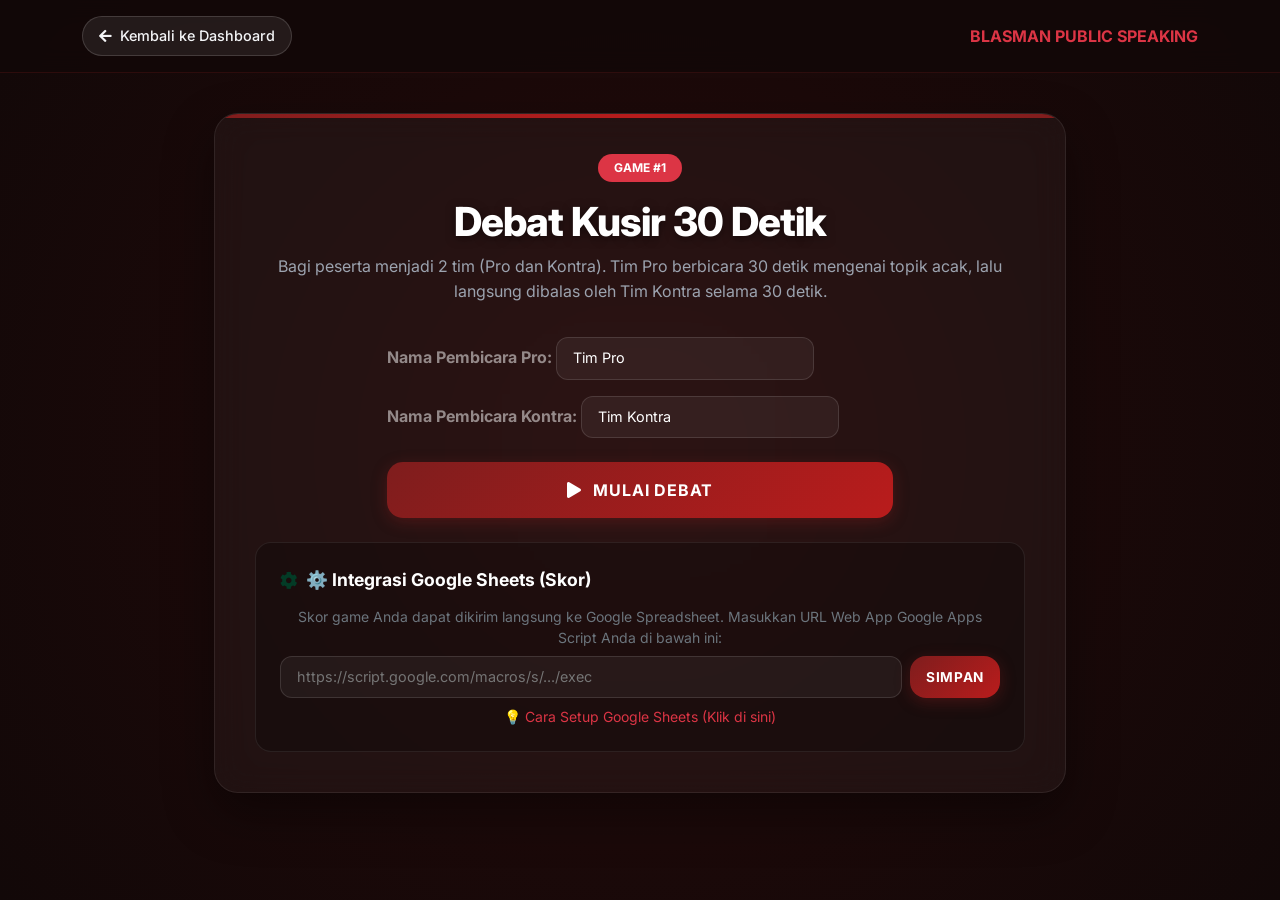
<file: games/debat.html>
<!DOCTYPE html>
<html lang="id">
<head>
    <meta charset="UTF-8">
    <meta name="viewport" content="width=device-width, initial-scale=1.0">
    <title>Debat Kusir 30 Detik | BPS Games</title>
    <!-- CSS Links -->
    <link href="https://fonts.googleapis.com/css2?family=Heebo:wght@400;500;600;700;800&family=Inter:wght@400;600;700;800&display=swap" rel="stylesheet">
    <link href="https://cdnjs.cloudflare.com/ajax/libs/font-awesome/5.10.0/css/all.min.css" rel="stylesheet">
    <link href="../css/bootstrap.min.css" rel="stylesheet">
    <link href="style.css" rel="stylesheet">
</head>
<body>

    <!-- Nav Bar -->
    <nav class="game-nav">
        <div class="container d-flex justify-content-between align-items-center">
            <a href="../index.html#games" class="btn-back">
                <i class="fas fa-arrow-left"></i> Kembali ke Dashboard
            </a>
            <span class="fw-bold text-danger m-0">BLASMAN PUBLIC SPEAKING</span>
        </div>
    </nav>

    <!-- Main Game Area -->
    <div class="game-container">
        <div class="glass-card text-center">
            <div class="mb-3">
                <span class="badge bg-danger rounded-pill px-3 py-2 text-uppercase">Game #1</span>
            </div>
            <h1 class="game-title">Debat Kusir 30 Detik</h1>
            <p class="game-desc">
                Bagi peserta menjadi 2 tim (Pro dan Kontra). Tim Pro berbicara 30 detik mengenai topik acak, lalu langsung dibalas oleh Tim Kontra selama 30 detik.
            </p>

            <!-- Setup Screen -->
            <div id="setup-screen">
                <div class="row justify-content-center mb-4">
                    <div class="col-md-8">
                        <div class="mb-3 text-start">
                            <label class="form-label text-white-50 fw-bold">Nama Pembicara Pro:</label>
                            <input type="text" id="player-pro" class="config-input" value="Tim Pro" placeholder="Masukkan nama tim pro">
                        </div>
                        <div class="mb-4 text-start">
                            <label class="form-label text-white-50 fw-bold">Nama Pembicara Kontra:</label>
                            <input type="text" id="player-contra" class="config-input" value="Tim Kontra" placeholder="Masukkan nama tim kontra">
                        </div>
                        <button id="btn-start" class="btn-game btn-game-primary w-100 py-3">
                            <i class="fas fa-play"></i> Mulai Debat
                        </button>
                    </div>
                </div>
            </div>

            <!-- Game Board (Hidden Initially) -->
            <div id="game-board" class="d-none">
                <!-- Turn Indicator & Topic -->
                <div class="mb-4">
                    <div id="turn-badge" class="role-badge role-pro mb-3">Giliran: Pro</div>
                    <h3 id="current-player-name" class="text-white fw-bold mb-2">Tim Pro</h3>
                    <div class="text-muted small">Topik yang diperdebatkan:</div>
                    <div id="topic-box" class="topic-panel">Menghasilkan topik...</div>
                </div>

                <!-- Timer Circular progress -->
                <div class="timer-container my-4">
                    <svg class="timer-svg">
                        <circle class="timer-circle-bg" cx="80" cy="80" r="70"></circle>
                        <circle id="timer-progress" class="timer-circle-progress" cx="80" cy="80" r="70" stroke-dasharray="440" stroke-dashoffset="0"></circle>
                    </svg>
                    <div id="timer-text" class="timer-text">30</div>
                </div>

                <!-- Gameplay Buttons -->
                <div class="d-flex justify-content-center gap-3">
                    <button id="btn-pause" class="btn-game btn-game-secondary px-4">
                        <i class="fas fa-pause"></i> Pause
                    </button>
                    <button id="btn-next" class="btn-game btn-game-primary px-4">
                        <i class="fas fa-arrow-right"></i> Lanjut (Kontra)
                    </button>
                </div>
            </div>

            <!-- Results Screen (Hidden Initially) -->
            <div id="results-screen" class="d-none">
                <h3 class="text-white fw-bold mb-3">Debat Selesai! 🎉</h3>
                <p class="text-muted">Siapakah yang menyusun argumen paling meyakinkan dan berbicara paling percaya diri?</p>
                
                <div class="row justify-content-center gap-3 my-4">
                    <div class="col-md-5 bg-dark p-3 rounded border border-secondary text-start">
                        <h5 class="text-white mb-3">🗳️ Voting Pemenang</h5>
                        <div class="form-check mb-2">
                            <input class="form-check-input" type="radio" name="debat-winner" id="winner-pro" value="Pro" checked>
                            <label class="form-check-label text-white" for="winner-pro" id="lbl-winner-pro">Tim Pro</label>
                        </div>
                        <div class="form-check mb-2">
                            <input class="form-check-input" type="radio" name="debat-winner" id="winner-contra" value="Kontra">
                            <label class="form-check-label text-white" for="winner-contra" id="lbl-winner-contra">Tim Kontra</label>
                        </div>
                        <div class="form-check mb-3">
                            <input class="form-check-input" type="radio" name="debat-winner" id="winner-draw" value="Seri">
                            <label class="form-check-label text-white" for="winner-draw">Debat Seri / Seimbang</label>
                        </div>
                        
                        <button id="btn-submit-score" class="btn-game btn-game-success w-100 py-2" style="font-size:0.9rem;">
                            <i class="fas fa-cloud-upload-alt"></i> Kirim Skor ke Google Sheets
                        </button>
                        <div id="submit-status" class="small mt-2 text-center" style="display:none;"></div>
                    </div>
                </div>

                <div class="d-flex justify-content-center gap-3 mt-4">
                    <button id="btn-restart" class="btn-game btn-game-primary">
                        <i class="fas fa-redo"></i> Main Lagi
                    </button>
                    <a href="../index.html#games" class="btn-game btn-game-secondary">
                        <i class="fas fa-home"></i> Dashboard
                    </a>
                </div>
            </div>

            <!-- Sheets configuration placeholder -->
            <div id="sheets-config-container"></div>
        </div>
    </div>

    <!-- Script Links -->
    <script src="https://cdn.jsdelivr.net/npm/bootstrap@5.0.0/dist/js/bootstrap.bundle.min.js"></script>
    <script src="game-utils.js"></script>
    <script>
        const topics = [
            "Bubur Diaduk vs Tidak Diaduk",
            "Mie Instan Goreng vs Mie Instan Kuah",
            "Nanas Di Atas Pizza: Ya vs Tidak",
            "Nasi Goreng Kering vs Nasi Goreng Basah/Mawut",
            "Es Teh Manis vs Kopi Susu Gula Aren",
            "Belajar Malam Hari vs Belajar Pagi Buta",
            "Mabar Game Online vs Nonton Bioskop Bareng",
            "Media Sosial: Lebih Banyak Manfaat vs Mudarat",
            "Uang Saku Harian vs Uang Saku Mingguan",
            "Buku Fisik vs Buku Elektronik (E-Book)",
            "Kerja Kelompok vs Kerja Sendiri-Sendiri",
            "Jurusan IPA vs Jurusan IPS di SMA"
        ];

        // State variables
        let timer = null;
        let timeLeft = 30;
        let isPaused = false;
        let currentPhase = 'pro'; // 'pro' or 'contra'
        let selectedTopic = "";
        let proName = "";
        let contraName = "";

        const totalDuration = 30; // 30 seconds
        const strokeDashArray = 440; // 2 * pi * r (approx)

        // Elements
        const setupScreen = document.getElementById('setup-screen');
        const gameBoard = document.getElementById('game-board');
        const resultsScreen = document.getElementById('results-screen');
        
        const playerProInput = document.getElementById('player-pro');
        const playerContraInput = document.getElementById('player-contra');
        
        const turnBadge = document.getElementById('turn-badge');
        const currentPlayerName = document.getElementById('current-player-name');
        const topicBox = document.getElementById('topic-box');
        
        const timerProgress = document.getElementById('timer-progress');
        const timerText = document.getElementById('timer-text');
        
        const btnStart = document.getElementById('btn-start');
        const btnPause = document.getElementById('btn-pause');
        const btnNext = document.getElementById('btn-next');
        const btnRestart = document.getElementById('btn-restart');
        
        const lblWinnerPro = document.getElementById('lbl-winner-pro');
        const lblWinnerContra = document.getElementById('lbl-winner-contra');
        const btnSubmitScore = document.getElementById('btn-submit-score');
        const submitStatus = document.getElementById('submit-status');

        // Initial setup
        btnStart.addEventListener('click', startDebat);
        btnPause.addEventListener('click', togglePause);
        btnNext.addEventListener('click', nextPhase);
        btnRestart.addEventListener('click', restartGame);
        btnSubmitScore.addEventListener('click', submitScore);

        function startDebat() {
            proName = playerProInput.value.trim() || "Tim Pro";
            contraName = playerContraInput.value.trim() || "Tim Kontra";
            
            lblWinnerPro.textContent = proName;
            lblWinnerContra.textContent = contraName;
            
            // Pick topic
            selectedTopic = topics[Math.floor(Math.random() * topics.length)];
            topicBox.textContent = selectedTopic;
            
            // Set phase
            currentPhase = 'pro';
            turnBadge.className = "role-badge role-pro mb-3";
            turnBadge.textContent = "Giliran: PRO";
            currentPlayerName.textContent = proName;
            btnNext.innerHTML = `<i class="fas fa-arrow-right"></i> Lanjut (${contraName})`;
            
            // Transition screen
            setupScreen.classList.add('d-none');
            gameBoard.classList.remove('d-none');
            resultsScreen.classList.add('d-none');
            
            startTimer();
            BPSAudio.playDing();
        }

        function startTimer() {
            clearInterval(timer);
            timeLeft = totalDuration;
            isPaused = false;
            btnPause.innerHTML = `<i class="fas fa-pause"></i> Pause`;
            updateTimerDisplay();
            
            timer = setInterval(() => {
                if (!isPaused) {
                    timeLeft--;
                    updateTimerDisplay();
                    
                    if (timeLeft <= 5 && timeLeft > 0) {
                        BPSAudio.playTick();
                    }
                    
                    if (timeLeft <= 0) {
                        clearInterval(timer);
                        BPSAudio.playBuzzer();
                        handleTimeOut();
                    }
                }
            }, 1000);
        }

        function updateTimerDisplay() {
            timerText.textContent = timeLeft;
            
            // Update circular svg
            const pct = timeLeft / totalDuration;
            const offset = strokeDashArray - (pct * strokeDashArray);
            timerProgress.style.strokeDashoffset = offset;
            
            // Color changing progress
            if (timeLeft <= 5) {
                timerProgress.style.stroke = '#ef4444'; // danger red
            } else if (timeLeft <= 10) {
                timerProgress.style.stroke = '#fbbf24'; // warning gold
            } else {
                timerProgress.style.stroke = '#7f1d1d'; // normal maroon
            }
        }

        function togglePause() {
            isPaused = !isPaused;
            btnPause.innerHTML = isPaused ? `<i class="fas fa-play"></i> Resume` : `<i class="fas fa-pause"></i> Pause`;
        }

        function nextPhase() {
            clearInterval(timer);
            if (currentPhase === 'pro') {
                // Change to contra
                currentPhase = 'contra';
                turnBadge.className = "role-badge role-contra mb-3";
                turnBadge.textContent = "Giliran: KONTRA";
                currentPlayerName.textContent = contraName;
                btnNext.innerHTML = `<i class="fas fa-check"></i> Selesai Debat`;
                startTimer();
                BPSAudio.playDing();
            } else {
                // Selesai
                finishGame();
            }
        }

        function handleTimeOut() {
            if (currentPhase === 'pro') {
                // Auto prompt to contra after delay
                setTimeout(() => {
                    nextPhase();
                }, 1500);
            } else {
                setTimeout(() => {
                    finishGame();
                }, 1500);
            }
        }

        function finishGame() {
            clearInterval(timer);
            gameBoard.classList.add('d-none');
            resultsScreen.classList.remove('d-none');
            BPSAudio.playSuccess();
        }

        function restartGame() {
            resultsScreen.classList.add('d-none');
            setupScreen.classList.remove('d-none');
            submitStatus.style.display = 'none';
        }

        async function submitScore() {
            const winnerVal = document.querySelector('input[name="debat-winner"]:checked');
            if (!winnerVal) return;
            
            const winner = winnerVal.value;
            let winnerName = "";
            let scoreText = "1"; // Default score point
            
            if (winner === 'Pro') winnerName = proName;
            else if (winner === 'Contra') winnerName = contraName;
            else winnerName = "Seri (Pro & Contra)";
            
            btnSubmitScore.disabled = true;
            submitStatus.style.display = 'block';
            submitStatus.style.color = '#fbbf24';
            submitStatus.textContent = '⏳ Mengirim data...';
            
            const detail = `Topik: "${selectedTopic}" | Pro: ${proName} | Kontra: ${contraName} | Pemenang: ${winnerName}`;
            const res = await BPSScores.submitScore("Debat Kusir 30 Detik", winnerName, scoreText, detail);
            
            submitStatus.style.color = res.success ? '#10b981' : '#f87171';
            submitStatus.textContent = res.message;
            btnSubmitScore.disabled = false;
        }
    </script>
</body>
</html>
</file>
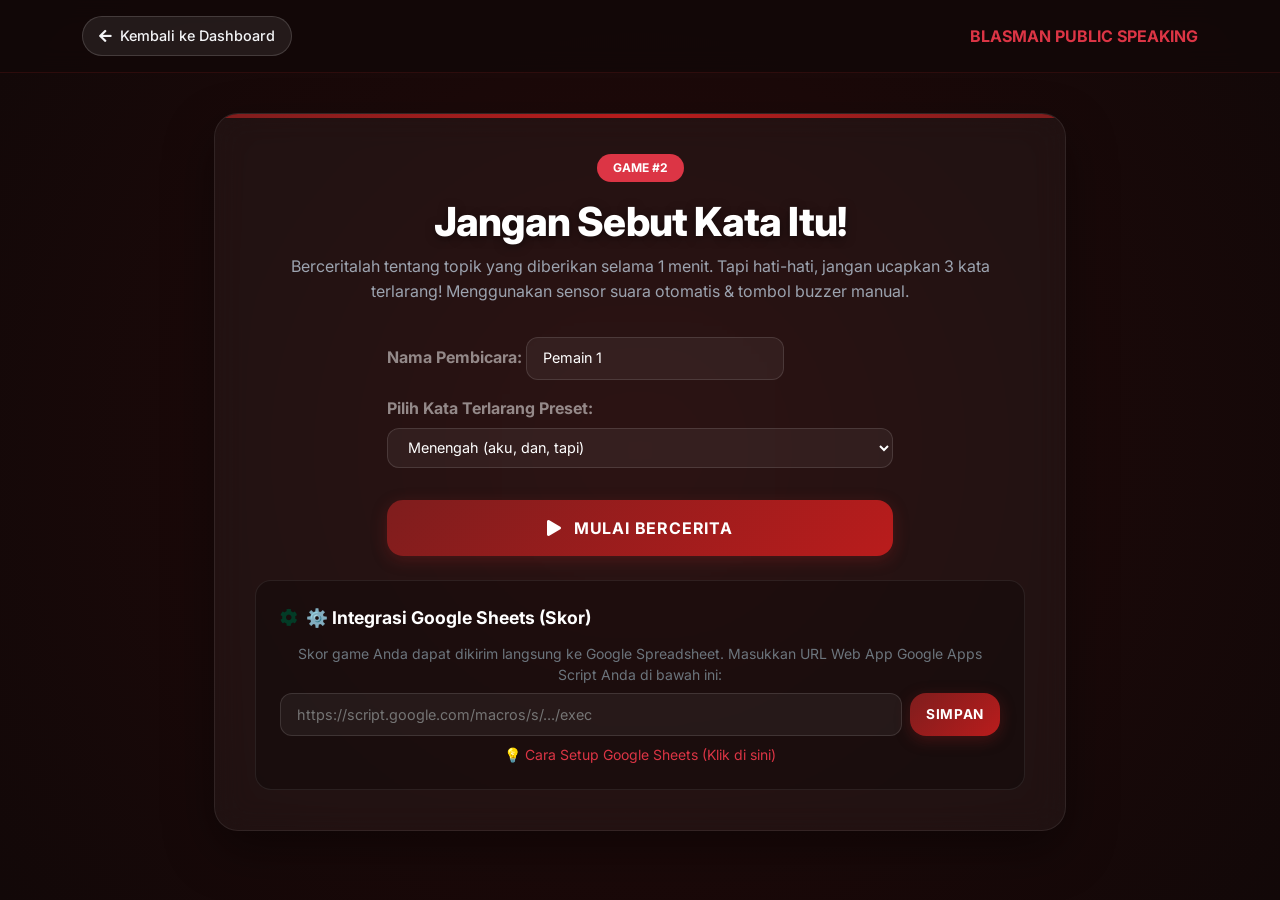
<file: games/jangan-sebut.html>
<!DOCTYPE html>
<html lang="id">
<head>
    <meta charset="UTF-8">
    <meta name="viewport" content="width=device-width, initial-scale=1.0">
    <title>Jangan Sebut Kata Itu! | BPS Games</title>
    <!-- CSS Links -->
    <link href="https://fonts.googleapis.com/css2?family=Heebo:wght@400;500;600;700;800&family=Inter:wght@400;600;700;800&display=swap" rel="stylesheet">
    <link href="https://cdnjs.cloudflare.com/ajax/libs/font-awesome/5.10.0/css/all.min.css" rel="stylesheet">
    <link href="../css/bootstrap.min.css" rel="stylesheet">
    <link href="style.css" rel="stylesheet">
</head>
<body>

    <!-- Nav Bar -->
    <nav class="game-nav">
        <div class="container d-flex justify-content-between align-items-center">
            <a href="../index.html#games" class="btn-back">
                <i class="fas fa-arrow-left"></i> Kembali ke Dashboard
            </a>
            <span class="fw-bold text-danger m-0">BLASMAN PUBLIC SPEAKING</span>
        </div>
    </nav>

    <!-- Main Game Area -->
    <div class="game-container">
        <div class="glass-card text-center">
            <div class="mb-3">
                <span class="badge bg-danger rounded-pill px-3 py-2 text-uppercase">Game #2</span>
            </div>
            <h1 class="game-title">Jangan Sebut Kata Itu!</h1>
            <p class="game-desc">
                Berceritalah tentang topik yang diberikan selama 1 menit. Tapi hati-hati, jangan ucapkan 3 kata terlarang! Menggunakan sensor suara otomatis & tombol buzzer manual.
            </p>

            <!-- Setup Screen -->
            <div id="setup-screen">
                <div class="row justify-content-center mb-4">
                    <div class="col-md-8 text-start">
                        <div class="mb-3">
                            <label class="form-label text-white-50 fw-bold">Nama Pembicara:</label>
                            <input type="text" id="player-name" class="config-input" value="Pemain 1" placeholder="Masukkan nama Anda">
                        </div>
                        
                        <div class="mb-3">
                            <label class="form-label text-white-50 fw-bold">Pilih Kata Terlarang Preset:</label>
                            <select id="forbidden-preset" class="config-input w-100 mb-2">
                                <option value="easy">Pemula (eee, emm, anu)</option>
                                <option value="medium" selected>Menengah (aku, dan, tapi)</option>
                                <option value="hard">Ahli (saya, terus, jadi)</option>
                                <option value="custom">Kustomisasi Sendiri...</option>
                            </select>
                        </div>

                        <!-- Custom words inputs -->
                        <div id="custom-words-div" class="row g-2 mb-4 d-none">
                            <div class="col-4">
                                <input type="text" id="custom-w1" class="config-input text-center" placeholder="Kata 1" value="kamu">
                            </div>
                            <div class="col-4">
                                <input type="text" id="custom-w2" class="config-input text-center" placeholder="Kata 2" value="lalu">
                            </div>
                            <div class="col-4">
                                <input type="text" id="custom-w3" class="config-input text-center" placeholder="Kata 3" value="kok">
                            </div>
                        </div>

                        <button id="btn-start" class="btn-game btn-game-primary w-100 py-3 mt-2">
                            <i class="fas fa-play"></i> Mulai Bercerita
                        </button>
                    </div>
                </div>
            </div>

            <!-- Game Board (Hidden Initially) -->
            <div id="game-board" class="d-none">
                <!-- Topic Display -->
                <div class="mb-3">
                    <h5 class="text-white-50 mb-1">Topik Cerita Anda:</h5>
                    <div id="topic-box" class="topic-panel">Mencari topik cerita yang seru...</div>
                </div>

                <!-- Forbidden Words -->
                <div class="mb-4">
                    <div class="text-white-50 small mb-2">🚨 KATA TERLARANG (JANGAN DIUCAPKAN!):</div>
                    <div id="forbidden-badges-container">
                        <span id="badge-w1" class="forbidden-badge">KATA 1</span>
                        <span id="badge-w2" class="forbidden-badge">KATA 2</span>
                        <span id="badge-w3" class="forbidden-badge">KATA 3</span>
                    </div>
                </div>

                <!-- Lives/Hearts and Wave -->
                <div class="row align-items-center mb-3">
                    <div class="col-6">
                        <div class="score-label">Sisa Nyawa</div>
                        <div id="hearts-container" class="heart-indicator mt-1">
                            <i class="fas fa-heart heart-active"></i>
                            <i class="fas fa-heart heart-active"></i>
                            <i class="fas fa-heart heart-active"></i>
                        </div>
                    </div>
                    <div class="col-6">
                        <div class="score-label">Waktu Tersisa</div>
                        <div id="timer-display" class="score-value mt-1">60s</div>
                    </div>
                </div>

                <!-- Speech Wave and Status -->
                <div class="mb-4 bg-dark p-3 rounded border border-secondary">
                    <div class="mic-status">
                        <div id="mic-dot" class="mic-inactive-dot"></div>
                        <span id="mic-text" class="small text-muted">Sensor suara mati</span>
                    </div>
                    
                    <div id="audio-wave-container" class="audio-wave">
                        <div class="audio-bar"></div>
                        <div class="audio-bar"></div>
                        <div class="audio-bar"></div>
                        <div class="audio-bar"></div>
                        <div class="audio-bar"></div>
                        <div class="audio-bar"></div>
                        <div class="audio-bar"></div>
                        <div class="audio-bar"></div>
                    </div>

                    <div id="speech-transcript" class="speech-transcript">
                        Bicaralah menggunakan mic. Kata-kata Anda akan muncul di sini secara real-time...
                    </div>
                </div>

                <!-- Gameplay Buttons -->
                <div class="row g-3">
                    <div class="col-md-6">
                        <button id="btn-manual-buzz" class="btn-game btn-game-danger w-100 py-3 text-uppercase">
                            <i class="fas fa-bullhorn"></i> Buzz Manual! (Juri)
                        </button>
                    </div>
                    <div class="col-md-6">
                        <button id="btn-give-up" class="btn-game btn-game-secondary w-100 py-3">
                            <i class="fas fa-stop"></i> Selesai/Menyerah
                        </button>
                    </div>
                </div>
            </div>

            <!-- Results Screen (Hidden Initially) -->
            <div id="results-screen" class="d-none">
                <div id="result-status-icon" class="mb-3" style="font-size:4rem;">🎉</div>
                <h3 id="result-status-title" class="text-white fw-bold mb-2">Hebat!</h3>
                <p id="result-status-desc" class="text-muted mb-4">Anda berhasil bercerita tanpa menyebut kata terlarang.</p>
                
                <div class="row justify-content-center gap-3 my-4">
                    <div class="col-md-5 bg-dark p-3 rounded border border-secondary text-center">
                        <div class="score-label">Skor Akhir (Detik Bertahan)</div>
                        <div id="final-score" class="score-value mt-2">60</div>
                        
                        <button id="btn-submit-score" class="btn-game btn-game-success w-100 py-2 mt-4" style="font-size:0.9rem;">
                            <i class="fas fa-cloud-upload-alt"></i> Kirim Skor ke Google Sheets
                        </button>
                        <div id="submit-status" class="small mt-2 text-center" style="display:none;"></div>
                    </div>
                </div>

                <div class="d-flex justify-content-center gap-3 mt-4">
                    <button id="btn-restart" class="btn-game btn-game-primary">
                        <i class="fas fa-redo"></i> Main Lagi
                    </button>
                    <a href="../index.html#games" class="btn-game btn-game-secondary">
                        <i class="fas fa-home"></i> Dashboard
                    </a>
                </div>
            </div>

            <!-- Sheets configuration placeholder -->
            <div id="sheets-config-container"></div>
        </div>
    </div>

    <!-- Script Links -->
    <script src="https://cdn.jsdelivr.net/npm/bootstrap@5.0.0/dist/js/bootstrap.bundle.min.js"></script>
    <script src="game-utils.js"></script>
    <script>
        const topics = [
            "Pengalaman Tersesat di Tempat Umum",
            "Liburan Impian ke Bulan atau Mars",
            "Bertemu Hantu Penunggu Toilet Sekolah",
            "Hari Pertama Masuk Sekolah Menengah",
            "Dikejar Anjing Galak Tetangga",
            "Saat Listrik Padam Seluruh Kota",
            "Kejadian Paling Memalukan di Kelas",
            "Menemukan Uang Rp 1 Miliar di Jalan",
            "Bisa Membaca Pikiran Orang Lain Selama Sehari",
            "Terjebak di Dalam Lift Bersama Artis Idola",
            "Petualangan Menjelajah Hutan Belantara",
            "Rasanya Menjadi Presiden Selama 24 Jam"
        ];

        // State variables
        let timer = null;
        let timeLeft = 60;
        let lives = 3;
        let isPlaying = false;
        let selectedTopic = "";
        let playerName = "";
        let forbiddenWords = [];
        let score = 0;
        
        // Speech Recognition API
        let recognition = null;
        let isRecognitionActive = false;

        // Elements
        const setupScreen = document.getElementById('setup-screen');
        const gameBoard = document.getElementById('game-board');
        const resultsScreen = document.getElementById('results-screen');
        
        const playerNameInput = document.getElementById('player-name');
        const forbiddenPreset = document.getElementById('forbidden-preset');
        const customWordsDiv = document.getElementById('custom-words-div');
        
        const customW1 = document.getElementById('custom-w1');
        const customW2 = document.getElementById('custom-w2');
        const customW3 = document.getElementById('custom-w3');
        
        const topicBox = document.getElementById('topic-box');
        const badgeW1 = document.getElementById('badge-w1');
        const badgeW2 = document.getElementById('badge-w2');
        const badgeW3 = document.getElementById('badge-w3');
        
        const heartsContainer = document.getElementById('hearts-container');
        const timerDisplay = document.getElementById('timer-display');
        const micDot = document.getElementById('mic-dot');
        const micText = document.getElementById('mic-text');
        const speechTranscript = document.getElementById('speech-transcript');
        const audioBars = document.querySelectorAll('.audio-bar');
        
        const btnStart = document.getElementById('btn-start');
        const btnManualBuzz = document.getElementById('btn-manual-buzz');
        const btnGiveUp = document.getElementById('btn-give-up');
        const btnRestart = document.getElementById('btn-restart');
        
        const resultStatusIcon = document.getElementById('result-status-icon');
        const resultStatusTitle = document.getElementById('result-status-title');
        const resultStatusDesc = document.getElementById('result-status-desc');
        const finalScore = document.getElementById('final-score');
        const btnSubmitScore = document.getElementById('btn-submit-score');
        const submitStatus = document.getElementById('submit-status');

        // Setup Event listeners
        forbiddenPreset.addEventListener('change', () => {
            if (forbiddenPreset.value === 'custom') {
                customWordsDiv.classList.remove('d-none');
            } else {
                customWordsDiv.classList.add('d-none');
            }
        });

        btnStart.addEventListener('click', startGame);
        btnManualBuzz.addEventListener('click', () => triggerPenalty("Buzzer Manual"));
        btnGiveUp.addEventListener('click', () => finishGame(false, "Selesai Bercerita"));
        btnRestart.addEventListener('click', restartGame);
        btnSubmitScore.addEventListener('click', submitScore);

        // Initialize Speech Recognition
        function setupSpeechRecognition() {
            const SpeechRecognition = window.SpeechRecognition || window.webkitSpeechRecognition;
            if (!SpeechRecognition) {
                micText.textContent = "Browser tidak mendukung sensor suara otomatis (gunakan buzz manual)";
                return;
            }

            recognition = new SpeechRecognition();
            recognition.lang = 'id-ID';
            recognition.continuous = true;
            recognition.interimResults = true;

            recognition.onstart = () => {
                isRecognitionActive = true;
                micDot.className = "mic-active-dot";
                micText.textContent = "Sensor suara aktif (Mendengarkan...)";
                setWaveActive(true);
            };

            recognition.onend = () => {
                isRecognitionActive = false;
                setWaveActive(false);
                if (isPlaying) {
                    // Try to restart if game is still active
                    try { recognition.start(); } catch(e) {}
                } else {
                    micDot.className = "mic-inactive-dot";
                    micText.textContent = "Sensor suara mati";
                }
            };

            recognition.onresult = (event) => {
                if (!isPlaying) return;
                
                let interimTranscript = '';
                let finalTranscript = '';
                
                for (let i = event.resultIndex; i < event.results.length; ++i) {
                    if (event.results[i].isFinal) {
                        finalTranscript += event.results[i][0].transcript;
                    } else {
                        interimTranscript += event.results[i][0].transcript;
                    }
                }
                
                const textToCheck = (finalTranscript + ' ' + interimTranscript).toLowerCase();
                speechTranscript.textContent = `"... ${textToCheck.trim()} ..."`;
                
                // Check for forbidden words
                forbiddenWords.forEach((word, index) => {
                    const cleanWord = word.toLowerCase().trim();
                    if (cleanWord && textToCheck.includes(cleanWord)) {
                        // Word spoken! Trigger penalty
                        triggerPenalty(word, index + 1);
                        
                        // Stop and restart recognition to clear transcript buffer
                        try {
                            recognition.stop();
                        } catch(e) {}
                    }
                });
            };

            recognition.onerror = (e) => {
                console.error("Speech recognition error", e);
                if (e.error === 'not-allowed') {
                    micText.textContent = "Izin mikrofon ditolak. Gunakan tombol manual.";
                    micDot.className = "mic-inactive-dot";
                }
            };
        }

        function setWaveActive(active) {
            audioBars.forEach(bar => {
                if (active) {
                    bar.classList.add('active');
                    // Randomize animation delays
                    bar.style.animationDelay = `${Math.random() * 0.8}s`;
                } else {
                    bar.classList.remove('active');
                }
            });
        }

        function startGame() {
            playerName = playerNameInput.value.trim() || "Pemain 1";
            
            // Set words
            const presetVal = forbiddenPreset.value;
            if (presetVal === 'easy') {
                forbiddenWords = ["eee", "emm", "anu"];
            } else if (presetVal === 'medium') {
                forbiddenWords = ["aku", "dan", "tapi"];
            } else if (presetVal === 'hard') {
                forbiddenWords = ["saya", "terus", "jadi"];
            } else {
                forbiddenWords = [
                    customW1.value.trim() || "kamu",
                    customW2.value.trim() || "lalu",
                    customW3.value.trim() || "kok"
                ];
            }
            
            // Set badges
            badgeW1.textContent = forbiddenWords[0];
            badgeW1.className = "forbidden-badge";
            badgeW2.textContent = forbiddenWords[1];
            badgeW2.className = "forbidden-badge";
            badgeW3.textContent = forbiddenWords[2];
            badgeW3.className = "forbidden-badge";
            
            // Generate Topic
            selectedTopic = topics[Math.floor(Math.random() * topics.length)];
            topicBox.textContent = selectedTopic;
            
            // Game variables
            timeLeft = 60;
            lives = 3;
            isPlaying = true;
            speechTranscript.textContent = "Bicaralah menggunakan mic. Kata-kata Anda akan muncul di sini secara real-time...";
            
            updateHeartsDisplay();
            timerDisplay.textContent = `${timeLeft}s`;
            
            // Transition Screen
            setupScreen.classList.add('d-none');
            gameBoard.classList.remove('d-none');
            resultsScreen.classList.add('d-none');
            
            // Setup Speech
            if (!recognition) {
                setupSpeechRecognition();
            }
            
            if (recognition) {
                try { recognition.start(); } catch(e) {}
            }
            
            // Start Timer
            BPSAudio.playDing();
            clearInterval(timer);
            timer = setInterval(() => {
                timeLeft--;
                timerDisplay.textContent = `${timeLeft}s`;
                
                if (timeLeft <= 0) {
                    finishGame(true, "Waktu Habis");
                }
            }, 1000);
        }

        function updateHeartsDisplay() {
            heartsContainer.innerHTML = '';
            for (let i = 1; i <= 3; i++) {
                if (i <= lives) {
                    heartsContainer.innerHTML += `<i class="fas fa-heart heart-active"></i> `;
                } else {
                    heartsContainer.innerHTML += `<i class="fas fa-heart heart-empty"></i> `;
                }
            }
        }

        function triggerPenalty(wordSpoken, badgeIndex = null) {
            if (!isPlaying) return;
            
            lives--;
            updateHeartsDisplay();
            BPSAudio.playBuzzer();
            
            // Flash badge if matched
            if (badgeIndex) {
                const badge = document.getElementById(`badge-w${badgeIndex}`);
                if (badge) {
                    badge.classList.add('hit');
                    setTimeout(() => {
                        badge.classList.remove('hit');
                    }, 1200);
                }
            }
            
            if (lives <= 0) {
                finishGame(false, `Mengucapkan kata terlarang: "${wordSpoken}"`);
            }
        }

        function finishGame(isWin, reason) {
            isPlaying = false;
            clearInterval(timer);
            
            if (recognition) {
                try { recognition.stop(); } catch(e) {}
            }
            
            gameBoard.classList.add('d-none');
            resultsScreen.classList.remove('d-none');
            
            score = 60 - timeLeft; // Time survived or total time
            
            if (isWin) {
                resultStatusIcon.textContent = "🏆";
                resultStatusTitle.textContent = "Luar Biasa!";
                resultStatusDesc.textContent = `Anda berhasil bertahan selama 60 detik tanpa menyebutkan kata terlarang! (${reason})`;
                finalScore.textContent = 60;
                BPSAudio.playSuccess();
            } else {
                resultStatusIcon.textContent = "💀";
                resultStatusTitle.textContent = "Tereliminasi!";
                resultStatusDesc.textContent = `Anda tereliminasi pada detik ke-${score} karena ${reason}.`;
                finalScore.textContent = score;
            }
        }

        function restartGame() {
            resultsScreen.classList.add('d-none');
            setupScreen.classList.remove('d-none');
            submitStatus.style.display = 'none';
        }

        async function submitScore() {
            btnSubmitScore.disabled = true;
            submitStatus.style.display = 'block';
            submitStatus.style.color = '#fbbf24';
            submitStatus.textContent = '⏳ Mengirim data...';
            
            const detail = `Topik: "${selectedTopic}" | Kata Terlarang: [${forbiddenWords.join(', ')}] | Sisa Nyawa: ${lives}`;
            const res = await BPSScores.submitScore("Jangan Sebut Kata Itu!", playerName, finalScore.textContent, detail);
            
            submitStatus.style.color = res.success ? '#10b981' : '#f87171';
            submitStatus.textContent = res.message;
            btnSubmitScore.disabled = false;
        }
    </script>
</body>
</html>
</file>
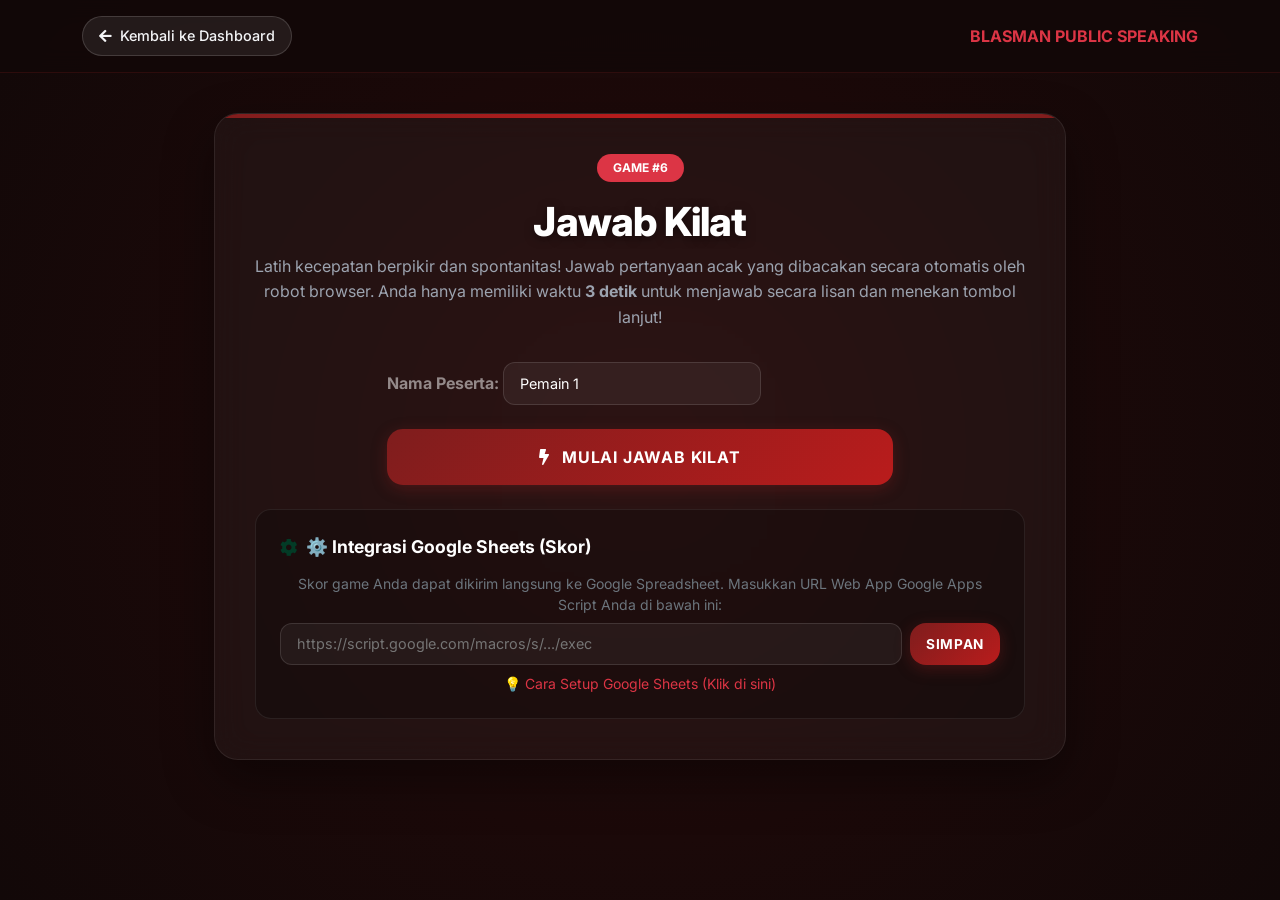
<file: games/jawab-kilat.html>
<!DOCTYPE html>
<html lang="id">
<head>
    <meta charset="UTF-8">
    <meta name="viewport" content="width=device-width, initial-scale=1.0">
    <title>Jawab Kilat | BPS Games</title>
    <!-- CSS Links -->
    <link href="https://fonts.googleapis.com/css2?family=Heebo:wght@400;500;600;700;800&family=Inter:wght@400;600;700;800&display=swap" rel="stylesheet">
    <link href="https://cdnjs.cloudflare.com/ajax/libs/font-awesome/5.10.0/css/all.min.css" rel="stylesheet">
    <link href="../css/bootstrap.min.css" rel="stylesheet">
    <link href="style.css" rel="stylesheet">
    <style>
        .rapid-progress-bar-container {
            width: 100%;
            height: 14px;
            background: rgba(255, 255, 255, 0.05);
            border-radius: 10px;
            overflow: hidden;
            margin-bottom: 1.5rem;
            border: 1px solid rgba(255, 255, 255, 0.08);
        }
        .rapid-progress-bar {
            height: 100%;
            width: 100%;
            background: linear-gradient(90deg, var(--primary-maroon), #ef4444);
            transition: width 0.1s linear;
            border-radius: 10px;
            box-shadow: 0 0 10px rgba(239, 68, 68, 0.5);
        }
    </style>
</head>
<body>

    <!-- Nav Bar -->
    <nav class="game-nav">
        <div class="container d-flex justify-content-between align-items-center">
            <a href="../index.html#games" class="btn-back">
                <i class="fas fa-arrow-left"></i> Kembali ke Dashboard
            </a>
            <span class="fw-bold text-danger m-0">BLASMAN PUBLIC SPEAKING</span>
        </div>
    </nav>

    <!-- Main Game Area -->
    <div class="game-container">
        <div class="glass-card text-center">
            <div class="mb-3">
                <span class="badge bg-danger rounded-pill px-3 py-2 text-uppercase">Game #6</span>
            </div>
            <h1 class="game-title">Jawab Kilat</h1>
            <p class="game-desc">
                Latih kecepatan berpikir dan spontanitas! Jawab pertanyaan acak yang dibacakan secara otomatis oleh robot browser. Anda hanya memiliki waktu <strong>3 detik</strong> untuk menjawab secara lisan dan menekan tombol lanjut!
            </p>

            <!-- Setup Screen -->
            <div id="setup-screen">
                <div class="row justify-content-center mb-4">
                    <div class="col-md-8">
                        <div class="mb-4 text-start">
                            <label class="form-label text-white-50 fw-bold">Nama Peserta:</label>
                            <input type="text" id="player-name" class="config-input" value="Pemain 1" placeholder="Masukkan nama Anda">
                        </div>
                        <button id="btn-start" class="btn-game btn-game-primary w-100 py-3">
                            <i class="fas fa-bolt"></i> Mulai Jawab Kilat
                        </button>
                    </div>
                </div>
            </div>

            <!-- Game Board (Hidden Initially) -->
            <div id="game-board" class="d-none">
                <!-- Question indicator -->
                <div class="d-flex justify-content-between align-items-center mb-3">
                    <span id="question-index" class="badge bg-danger px-3 py-1">Pertanyaan 1 / 10</span>
                    <span id="answered-badge" class="badge bg-success px-3 py-1">Terjawab: 0</span>
                </div>

                <!-- 3s Linear Progress bar -->
                <div class="rapid-progress-bar-container">
                    <div id="rapid-progress" class="rapid-progress-bar"></div>
                </div>

                <!-- Large Question box -->
                <div id="question-box" class="rapid-question-box">
                    Memuat pertanyaan...
                </div>
                
                <div class="text-white-50 small mb-4">
                    🔊 Pertanyaan dibacakan otomatis. Jawab langsung dan klik tombol di bawah sebelum waktu habis!
                </div>

                <!-- Gameplay Buttons -->
                <div class="d-flex justify-content-center gap-3">
                    <button id="btn-answer-success" class="btn-game btn-game-success px-5 py-3 w-100">
                        <i class="fas fa-check"></i> Jawab & Lanjut (Enter)
                    </button>
                </div>
            </div>

            <!-- Results Screen (Hidden Initially) -->
            <div id="results-screen" class="d-none">
                <h3 class="text-white fw-bold mb-2">Sesi Selesai! 🎉</h3>
                <p class="text-muted mb-4">Berikut adalah total pertanyaan yang berhasil Anda jawab dalam batas waktu 3 detik.</p>
                
                <div class="row justify-content-center gap-3 my-4">
                    <div class="col-md-6 bg-dark p-4 rounded border border-secondary text-center">
                        <div class="score-label">Pertanyaan Terjawab Kilat</div>
                        <div id="total-score-val" class="score-value mt-2">0 / 10</div>
                        <p class="small text-muted mt-2">Setiap pertanyaan terjawab bernilai 10 poin.</p>
                        
                        <hr class="border-secondary my-3">
                        <button id="btn-submit-score" class="btn-game btn-game-success w-100 py-2" style="font-size:0.9rem;">
                            <i class="fas fa-cloud-upload-alt"></i> Kirim Skor ke Google Sheets
                        </button>
                        <div id="submit-status" class="small mt-2 text-center" style="display:none;"></div>
                    </div>
                </div>

                <div class="d-flex justify-content-center gap-3 mt-4">
                    <button id="btn-restart" class="btn-game btn-game-primary">
                        <i class="fas fa-redo"></i> Main Lagi
                    </button>
                    <a href="../index.html#games" class="btn-game btn-game-secondary">
                        <i class="fas fa-home"></i> Dashboard
                    </a>
                </div>
            </div>

            <!-- Sheets configuration placeholder -->
            <div id="sheets-config-container"></div>
        </div>
    </div>

    <!-- Script Links -->
    <script src="https://cdn.jsdelivr.net/npm/bootstrap@5.0.0/dist/js/bootstrap.bundle.min.js"></script>
    <script src="game-utils.js"></script>
    <script>
        const questionPool = [
            "Pilih bakso atau mie ayam?",
            "Bumi itu bulat atau datar?",
            "Uang satu miliar atau pacar setia?",
            "Nasi goreng kecap manis atau nasi goreng putih gurih?",
            "Liburan mendaki gunung atau bersantai di pantai?",
            "Lebih baik telat masuk kelas atau lupa bawa tugas?",
            "Ponsel pintar ketinggalan atau dompet ketinggalan?",
            "Nonton konser musik langsung atau mabar game online?",
            "Kucing manja pemalas atau anjing setia penurut?",
            "Pintar matematika tapi kaku, atau jago ngomong tapi malas belajar?",
            "Tidur larut malam atau bangun pagi buta?",
            "Makan makanan pedas level sepuluh atau tidak pedas sama sekali?",
            "Pilih tinggal di kota metropolitan atau desa pedesaan?",
            "Dua hari tanpa kuota internet atau dua hari tanpa mandi?",
            "Bisa terbang ke langit atau bisa menghilang dari pandangan?",
            "Lebih suka makan buah apel atau buah jeruk?",
            "Kerja kantoran mapan atau jadi pengusaha kreatif?",
            "Lebih seru belajar bahasa baru atau belajar coding?",
            "Pilih naik motor kebut atau naik mobil santai?",
            "Pilih jujur tapi menyakitkan atau bohong demi kebaikan?"
        ];

        // Game configuration
        const totalRoundQuestions = 10;
        const timeLimitMs = 3000; // 3 seconds
        const updateIntervalMs = 50; // Update progress bar every 50ms

        // State variables
        let timer = null;
        let elapsedMs = 0;
        let currentQuestionIndex = 0;
        let successCount = 0;
        let activeQuestionList = [];
        let playerName = "";
        
        // Voice Synthesis TTS
        let ttsVoice = null;

        // Elements
        const setupScreen = document.getElementById('setup-screen');
        const gameBoard = document.getElementById('game-board');
        const resultsScreen = document.getElementById('results-screen');
        
        const playerNameInput = document.getElementById('player-name');
        const questionIndexText = document.getElementById('question-index');
        const answeredBadge = document.getElementById('answered-badge');
        const rapidProgress = document.getElementById('rapid-progress');
        const questionBox = document.getElementById('question-box');
        
        const btnStart = document.getElementById('btn-start');
        const btnAnswerSuccess = document.getElementById('btn-answer-success');
        const btnRestart = document.getElementById('btn-restart');
        
        const totalScoreVal = document.getElementById('total-score-val');
        const btnSubmitScore = document.getElementById('btn-submit-score');
        const submitStatus = document.getElementById('submit-status');

        // Setup voices on load
        if ('speechSynthesis' in window) {
            const findIndonesianVoice = () => {
                const voices = window.speechSynthesis.getVoices();
                // Look for id-ID (Indonesian) voice
                ttsVoice = voices.find(v => v.lang.includes('id') || v.lang.includes('ID'));
            };
            findIndonesianVoice();
            if (window.speechSynthesis.onvoiceschanged !== undefined) {
                window.speechSynthesis.onvoiceschanged = findIndonesianVoice;
            }
        }

        // Initial setup
        btnStart.addEventListener('click', startGame);
        btnAnswerSuccess.addEventListener('click', recordAnswerSuccess);
        btnRestart.addEventListener('click', restartGame);
        btnSubmitScore.addEventListener('click', submitScore);
        
        // Listen to 'Enter' key for quick answers
        document.addEventListener('keydown', (e) => {
            if (e.key === 'Enter' && isGameBoardVisible()) {
                e.preventDefault();
                recordAnswerSuccess();
            }
        });

        function isGameBoardVisible() {
            return !gameBoard.classList.contains('d-none');
        }

        function startGame() {
            playerName = playerNameInput.value.trim() || "Pemain 1";
            
            // Randomly select 10 questions for this session
            activeQuestionList = [];
            let poolCopy = [...questionPool];
            for (let i = 0; i < totalRoundQuestions; i++) {
                if (poolCopy.length === 0) poolCopy = [...questionPool];
                const randIndex = Math.floor(Math.random() * poolCopy.length);
                activeQuestionList.push(poolCopy.splice(randIndex, 1)[0]);
            }
            
            currentQuestionIndex = 0;
            successCount = 0;
            
            // Transition Screen
            setupScreen.classList.add('d-none');
            gameBoard.classList.remove('d-none');
            resultsScreen.classList.add('d-none');
            
            loadNextQuestion();
        }

        function loadNextQuestion() {
            if (currentQuestionIndex < totalRoundQuestions) {
                // Update header tags
                questionIndexText.textContent = `Pertanyaan ${currentQuestionIndex + 1} / ${totalRoundQuestions}`;
                answeredBadge.textContent = `Terjawab: ${successCount}`;
                
                const qText = activeQuestionList[currentQuestionIndex];
                questionBox.textContent = qText;
                
                // Read text aloud
                speakQuestion(qText);
                
                // Start Progress Timer
                startQuestionTimer();
            } else {
                finishGame();
            }
        }

        function speakQuestion(text) {
            if ('speechSynthesis' in window) {
                // Cancel ongoing speak
                window.speechSynthesis.cancel();
                
                const cleanText = text.replace(/[?|!]/g, ''); // strip punctuation for cleaner robot speech
                const utterance = new SpeechSynthesisUtterance(cleanText);
                utterance.lang = 'id-ID';
                if (ttsVoice) {
                    utterance.voice = ttsVoice;
                }
                utterance.rate = 1.15; // slightly faster reading
                window.speechSynthesis.speak(utterance);
            }
        }

        function startQuestionTimer() {
            clearInterval(timer);
            elapsedMs = 0;
            updateProgressBar();
            
            timer = setInterval(() => {
                elapsedMs += updateIntervalMs;
                updateProgressBar();
                
                if (elapsedMs >= timeLimitMs) {
                    clearInterval(timer);
                    BPSAudio.playBuzzer();
                    handleQuestionTimeout();
                }
            }, updateIntervalMs);
        }

        function updateProgressBar() {
            const percentage = 100 - ((elapsedMs / timeLimitMs) * 100);
            rapidProgress.style.width = `${Math.max(0, percentage)}%`;
            
            // Color changing progress indicator
            if (percentage <= 30) {
                rapidProgress.style.background = '#ef4444'; // red
            } else {
                rapidProgress.style.background = 'linear-gradient(90deg, var(--primary-maroon), #ef4444)'; // maroon
            }
        }

        function recordAnswerSuccess() {
            if (elapsedMs >= timeLimitMs) return; // ignore if timed out
            
            clearInterval(timer);
            successCount++;
            BPSAudio.playDing();
            
            // Go to next
            currentQuestionIndex++;
            loadNextQuestion();
        }

        function handleQuestionTimeout() {
            // Flash red on question box
            questionBox.style.background = 'rgba(239, 68, 68, 0.2)';
            questionBox.style.borderColor = '#ef4444';
            
            setTimeout(() => {
                questionBox.style.background = 'rgba(127, 29, 29, 0.1)';
                questionBox.style.borderColor = 'rgba(127, 29, 29, 0.2)';
                currentQuestionIndex++;
                loadNextQuestion();
            }, 800);
        }

        function finishGame() {
            clearInterval(timer);
            if ('speechSynthesis' in window) {
                window.speechSynthesis.cancel();
            }
            
            gameBoard.classList.add('d-none');
            resultsScreen.classList.remove('d-none');
            
            totalScoreVal.textContent = `${successCount} / ${totalRoundQuestions} (${successCount * 10} Poin)`;
            BPSAudio.playSuccess();
        }

        function restartGame() {
            resultsScreen.classList.add('d-none');
            setupScreen.classList.remove('d-none');
            submitStatus.style.display = 'none';
        }

        async function submitScore() {
            btnSubmitScore.disabled = true;
            submitStatus.style.display = 'block';
            submitStatus.style.color = '#fbbf24';
            submitStatus.textContent = '⏳ Mengirim data...';
            
            const detail = `Terjawab: ${successCount} dari 10 pertanyaan | Waktu rata-rata < 3 detik`;
            const scorePoints = (successCount * 10).toString();
            const res = await BPSScores.submitScore("Jawab Kilat", playerName, scorePoints, detail);
            
            submitStatus.style.color = res.success ? '#10b981' : '#f87171';
            submitStatus.textContent = res.message;
            btnSubmitScore.disabled = false;
        }
    </script>
</body>
</html>
</file>
<file: css/style.css>
/********** Template CSS **********/
:root {
    --primary: #7f1d1d;
    --secondary: #f9d5d3;
    --light: #fff5f5;
    --dark: #120808;
    --soft-grey: #e8e8e8;
    --soft-grey-dark: #f4f4f4;
}

html,
body {
    background: #ffffff;
}

.back-to-top {
    position: fixed;
    display: none;
    right: 45px;
    bottom: 45px;
    z-index: 99;
}


/*** Spinner ***/
#spinner {
    opacity: 0;
    visibility: hidden;
    transition: opacity .5s ease-out, visibility 0s linear .5s;
    z-index: 99999;
}

#spinner.show {
    transition: opacity .5s ease-out, visibility 0s linear 0s;
    visibility: visible;
    opacity: 1;
}


/*** Button ***/
.btn {
    font-family: 'Inter', sans-serif;
    font-weight: 600;
    transition: transform .25s ease, box-shadow .25s ease, background-color .25s ease, color .25s ease;
}

.btn:hover {
    transform: translateY(-2px);
    box-shadow: 0 18px 26px rgba(127,29,29,0.18);
}

.btn.btn-primary,
.btn.btn-secondary {
    color: #FFFFFF;
}

.nav-link {
    transition: transform .25s ease, color .25s ease;
}

.nav-link:hover {
    transform: translateY(-2px);
}

.social-icon:hover {
    transform: translateY(-6px) rotate(-2deg);
    background: rgba(255,255,255,0.22);
}

    .history-desc {
        margin-top: 0.4rem;
        margin-left: 0.5rem;
        color: #4a3939;
        line-height: 1.7;
    }


.btn-lg-square {
    width: 48px;
    height: 48px;
}

.btn-square,
.btn-sm-square,
.btn-lg-square {
    padding: 0;
    display: flex;
    align-items: center;
    justify-content: center;
    font-weight: normal;
    border-radius: 2px;
}


/*** Navbar ***/
.navbar .dropdown-toggle::after {
    border: none;
    content: "\f107";
    font-family: "Font Awesome 5 Free";
    font-weight: 900;
    vertical-align: middle;
    margin-left: 5px;
    transition: .5s;
}

.navbar .dropdown-toggle[aria-expanded=true]::after {
    transform: rotate(-180deg);
}

.navbar-dark .navbar-nav .nav-link,
.navbar-light .navbar-nav .nav-link {
    margin-right: 30px;
    padding: 25px 0;
    color: #FFFFFF;
    font-size: 15px;
    text-transform: uppercase;
    outline: none;
}

.navbar-dark .navbar-nav .nav-link:hover,
.navbar-dark .navbar-nav .nav-link.active,
.navbar-light .navbar-nav .nav-link:hover,
.navbar-light .navbar-nav .nav-link.active {
    color: var(--primary);
}

@media (max-width: 991.98px) {
    .navbar-dark .navbar-nav .nav-link,
    .navbar-light .navbar-nav .nav-link  {
        margin-right: 0;
        padding: 10px 0;
    }

    .navbar-light .navbar-nav {
        border-top: 1px solid #EEEEEE;
    }
}

.navbar-light .navbar-brand,
.navbar-light a.btn {
    min-height: 60px;
}

/* Top wrapper background override: remove dark strip behind fixed navbar */
/* Make top wrapper transparent to remove black strip above navbar */
.container-fluid.bg-dark.p-0,
.container-fluid.bg-dark {
    background: transparent !important;
    padding-top: 0 !important;
    overflow: visible !important;
}

.navbar .container-fluid {
    display: flex;
    flex-wrap: nowrap;
    align-items: center;
    gap: .5rem;
    padding-left: 6px; /* reduce left padding further */
    padding-right: 8px;
}

/* Brand should grow to fill available space so text isn't truncated */
.navbar .navbar-brand {
    gap: .75rem;
    white-space: nowrap;
    overflow: visible;
    display: inline-flex;
    align-items: center;
    flex: 1 1 auto;
    min-width: 0;
}

/* Toggler stays fixed-width so brand can use remaining space */
.navbar .navbar-toggler {
    order: 2;
    margin-left: 8px;
    width: 44px;
    height: 44px;
    border-radius: 10px;
    border: 1px solid rgba(18, 8, 8, 0.12);
    display: inline-flex;
    align-items: center;
    justify-content: center;
    flex: 0 0 44px; /* keep tappable area */
}

/* Collapse (menu) appears after brand/toggler and occupies its own row on mobile */
.navbar .collapse.navbar-collapse {
    order: 3;
    flex: 0 0 auto;
}

/* Ensure brand image sizing */
.navbar .navbar-brand img {
    width: auto;
    height: 30px; /* smaller logo */
    max-width: 52px;
    object-fit: cover;
    flex: 0 0 auto;
    border-radius: 50%;
    border: 2px solid rgba(127,29,29,0.12);
}

/* Shift brand content slightly left so text has more room visually */
.navbar .navbar-brand { margin-left: 4px; }
.navbar .navbar-brand img { margin-right: 6px; }

/* Slightly smaller hamburger icon inside toggler */
.navbar .navbar-toggler-icon { background-size: 18px 18px; }

@media (max-width: 576px) {
  .navbar .navbar-brand h1 { font-size: 16px; }
  .navbar .navbar-brand p { font-size: 12px; opacity: .9; }
  .navbar .navbar-brand { max-width: calc(100% - 96px); }
  .navbar .navbar-toggler { width:44px; height:44px; }
  .navbar .collapse.navbar-collapse { display: none; }
}

/* On small screens, position collapse below the header so it doesn't cover the brand */
.media-query-fix {}
@media (max-width: 768px) {
    .navbar { position: relative; }
    /* place toggler absolute on the right so it never overlaps brand area */
    .navbar .navbar-toggler { position: absolute; right: 10px; top: 50%; transform: translateY(-50%); }
    .navbar .collapse.navbar-collapse {
        position: absolute;
        left: 0;
        top: 100%;
        width: 100%;
        display: none;
        z-index: 1055;
        background: #ffffff;
        box-shadow: 0 12px 30px rgba(0,0,0,0.08);
        padding: .75rem 1rem;
    }
    .navbar .collapse.navbar-collapse.show { display: block; }
    .navbar .navbar-brand { z-index: 1060; background: transparent; padding-right: 0; }
    /* shrink logo on very small screens to give text more room */
    .navbar .navbar-brand img { height: 28px; max-width: 48px; }
    .navbar .navbar-brand h1 { font-size: 17px; }
}

/* Make navbar sticky for all devices */
.navbar {
    position: sticky !important;
    top: 0 !important;
    z-index: 2000;
    background: #ffffff;
    box-shadow: 0 6px 18px rgba(0,0,0,0.06);
}

/* Ensure content doesn't jump under the sticky navbar */
body.has-fixed-navbar, body { scroll-padding-top: 64px; }

/* Prevent hamburger from moving on press or focus */
.navbar .navbar-toggler,
.navbar .navbar-toggler:focus,
.navbar .navbar-toggler:active {
    transform: none !important;
    box-shadow: none !important;
}

/* Show toggler only on small phones; hide on tablet/desktop */
@media (min-width: 769px) {
    .navbar .navbar-toggler { display: none !important; }
    .navbar .collapse.navbar-collapse { display: flex !important; position: static !important; width: auto !important; background: transparent !important; box-shadow: none !important; }
    .navbar .navbar-nav { flex-direction: row !important; align-items: center !important; gap: 1.5rem; }
}

/* Reserve tappable area on small screens so toggler doesn't overlap text */
@media (max-width: 768px) {
    .navbar .navbar-brand { padding-right: 64px; }
    .navbar .navbar-toggler { display: inline-flex !important; }
}
.section-header span {
    font-size: clamp(1rem, 1.15vw, 1.3rem);
}
.section-panel .section-header h2 {
    font-size: clamp(2.4rem, 3.4vw, 3.6rem);
}
.section-panel .section-header p {
    color: #4d4d4d;
}
.section-panel.text-dark .section-header span,
.section-panel.text-dark .section-header h2,
.section-panel.text-dark .section-header p {
    color: #1f1f1f;
}

.navbar-brand h1 {
    font-size: clamp(20px, 2.2vw, 24px);
    line-height: 1.1;
    white-space: nowrap;
}

.navbar-light .navbar-nav .nav-link {
    color: var(--dark);
    font-weight: 500;
}

.navbar-light.sticky-top {
    position: sticky !important;
    top: 0 !important;
    transition: .3s;
    box-shadow: 0 2px 8px rgba(0,0,0,0.06);
}

/* Reserve space for fixed/sticky navbar when using in-page anchors and for fixed header */
body { scroll-padding-top: 64px; }

/* When header is fixed-top, add top padding so content isn't hidden behind it */
@supports (position: fixed) {
  body.has-fixed-navbar { padding-top: 0; }
}

@media (max-width: 576px) {
  body.has-fixed-navbar { padding-top: 0; }
}

@media (min-width: 992px) {
    .navbar .nav-item .dropdown-menu {
        display: block;
        top: 100%;
        margin-top: 0;
        transform: rotateX(-75deg);
        transform-origin: 0% 0%;
        opacity: 0;
        visibility: hidden;
        transition: .5s;
        
    }

    .navbar .nav-item:hover .dropdown-menu {
        transform: rotateX(0deg);
        visibility: visible;
        transition: .5s;
        opacity: 1;
    }
}


/*** Header ***/
.header-carousel .container,
.page-header .container {
    position: relative;
    padding: 45px 0 45px 35px;
    border-left: 15px solid var(--primary);
    border-top-left-radius: 12px;
    border-bottom-left-radius: 12px;
    /* Ensure rounding only on the left side */
    border-top-right-radius: 0;
    border-bottom-right-radius: 0;
}

/* Slightly rounded corners for header carousel buttons */
.header-carousel .btn {
    border-radius: 18px !important;
}

.cover-button-group {
    display: flex;
    flex-wrap: wrap;
    align-items: center;
    gap: 10px;
    max-width: 320px;
}

.header-carousel .cover-action-btn {
    display: inline-flex;
    align-items: center;
    justify-content: center;
    min-width: 136px;
    padding: 12px 18px;
    line-height: 1.2;
    text-align: center !important;
    white-space: nowrap;
    border-radius: 18px !important;
}

.header-carousel .btn-contact-person {
    color: #FFFFFF;
    background: rgba(43, 57, 64, .92);
    border: 1px solid rgba(255, 255, 255, .85);
}

.header-carousel .btn-contact-person:hover {
    color: #FFFFFF;
    background: var(--primary);
    border-color: var(--primary);
}

.cover-bottom-actions {
    display: flex;
    flex-wrap: wrap;
    justify-content: center;
    align-items: center;
    gap: 10px;
    padding: 16px 18px;
    background: #FFFFFF;
}

.cover-bottom-actions .cover-action-btn {
    display: inline-flex;
    align-items: center;
    justify-content: center;
    min-width: 152px;
    border-radius: 18px !important;
    padding: 12px 18px;
    line-height: 1.2;
    text-align: center !important;
    white-space: nowrap;
}

.cover-bottom-actions .btn-pengumpulan {
    background: #FFFFFF;
    border-color: var(--primary);
}

.cover-bottom-actions .btn-pengumpulan:hover {
    color: #FFFFFF !important;
    background: var(--primary);
    border-color: var(--primary);
}

.cover-bottom-actions .btn-light {
    background: #FFFFFF;
    border-color: rgba(43, 57, 64, .18);
    box-shadow: 0 6px 18px rgba(43, 57, 64, .08);
}

.cover-bottom-actions .btn-contact-person {
    color: #FFFFFF;
    background: rgba(43, 57, 64, .92);
    border: 1px solid rgba(43, 57, 64, .92);
}

/* Gold-styled 'Panduan' button in the header carousel */
.header-carousel .btn.btn-secondary {
    background: linear-gradient(180deg, #ffffff 0%, #ffffff 100%);
    border-color: rgba(0,0,0,0.06);
    color: #1a1a1a;
}

.header-carousel .btn.btn-secondary:hover {
    background: linear-gradient(180deg, #cac9c7 0%, #dfdfdf 100%);
    color: #111;
    transform: translateY(-2px);
    box-shadow: 0 8px 30px rgba(0,0,0,0.12);
}
.header-carousel .btn:hover {
    box-shadow: 0 8px 26px rgba(3,59,38,0.12);
}

.header-carousel .owl-carousel-item {
    position: relative;
    min-height: 620px;
    overflow: hidden;
}

.header-carousel .owl-carousel-item img {
    width: 100%;
    height: 100%;
    object-fit: cover;
}

.header-carousel .container::before,
.header-carousel .container::after,
.page-header .container::before,
.page-header .container::after {
    position: absolute;
    content: "";
    top: 0;
    left: 0;
    width: 100px;
    height: 15px;
    background: var(--primary);
    /* Round the free/right end of the horizontal bar */
    border-top-left-radius: 0;
    border-top-right-radius: 12px;
}

.header-carousel .container::after,
.page-header .container::after {
    top: 100%;
    margin-top: -15px;
    /* Round the bottom bar's right end */
    border-bottom-left-radius: 0;
    border-bottom-right-radius: 12px;
}

@media (max-width: 768px) {
    .header-carousel .owl-carousel-item {
        position: relative;
        min-height: 500px;
    }
    
    .header-carousel .owl-carousel-item img {
        position: absolute;
        width: 100%;
        height: 100%;
        object-fit: cover;
    }

    .header-carousel .owl-carousel-item p {
        font-size: 14px !important;
        font-weight: 400 !important;
    }

    .header-carousel .owl-carousel-item h1 {
        font-size: 30px;
        font-weight: 600;
    }

    .cover-button-group {
        gap: 8px;
        max-width: 280px;
    }

    .header-carousel .cover-action-btn {
        min-width: 128px;
        padding: 10px 14px;
        font-size: 14px;
    }

    .cover-bottom-actions {
        gap: 8px;
        padding: 14px 12px;
    }

    .cover-bottom-actions .cover-action-btn {
        min-width: 128px;
        padding: 10px 14px;
        font-size: 14px;
    }
}

.header-carousel .owl-nav {
    position: absolute;
    top: 50%;
    right: 8%;
    transform: translateY(-50%);
    display: flex;
    flex-direction: column;
}

.header-carousel .owl-nav .owl-prev,
.header-carousel .owl-nav .owl-next {
    margin: 7px 0;
    width: 45px;
    height: 45px;
    display: flex;
    align-items: center;
    justify-content: center;
    color: #FFFFFF;
    background: transparent;
    border: 1px solid #FFFFFF;
    border-radius: 2px;
    font-size: 22px;
    transition: .5s;
}

.header-carousel .owl-nav .owl-prev:hover,
.header-carousel .owl-nav .owl-next:hover {
    background: var(--primary);
    border-color: var(--primary);
}

.page-header {
    background: linear-gradient(rgba(43, 57, 64, .5), rgba(43, 57, 64, .5)), url(../img/carousel-1.jpg) center center no-repeat;
    background-size: cover;
}

.breadcrumb-item + .breadcrumb-item::before {
    color: var(--light);
}


/*** About ***/
.about-bg {
    background-image: -webkit-repeating-radial-gradient(center center, rgba(0, 0, 0, 0.2), rgba(0, 0, 0, 0.2) 1px, transparent 1px, transparent 100%);
    background-image: -moz-repeating-radial-gradient(center center, rgba(0, 0, 0, 0.2), rgba(0, 0, 0, 0.2) 1px, transparent 1px, transparent 100%);
    background-image: -ms-repeating-radial-gradient(center center, rgba(0, 0, 0, 0.2), rgba(0, 0, 0, 0.2) 1px, transparent 1px, transparent 100%);
    background-image: -o-repeating-radial-gradient(center center, rgba(0, 0, 0, 0.2), rgba(0, 0, 0, 0.2) 1px, transparent 1px, transparent 100%);
    background-image: repeating-radial-gradient(center center, rgba(0, 0, 0, 0.2), rgba(0, 0, 0, 0.2) 1px, transparent 1px, transparent 100%);
    background-size: 5px 5px;
}


/*** Category ***/
.cat-item {
    display: flex;
    flex-direction: column;
    align-items: center;
    justify-content: center;
    text-align: center !important;
    min-height: 180px;
    box-shadow: 0 0 45px rgba(0, 0, 0, .06);
    border: 1px solid rgba(0, 0, 0, .04);
    background: #ffffff;
    padding: 1rem;
    transition: box-shadow .35s ease, transform .35s ease;
    border-radius: 24px !important;
    overflow: hidden;
}

.cat-item h6,
.cat-item p {
    width: 100%;
    text-align: center !important;
}

.cat-item:hover {
    border-color: rgba(0, 0, 0, .08);
    box-shadow: 0 12px 40px rgba(0, 0, 0, .08);
    transform: translateY(-8px);
}

/* Perbesar ikon di dalam cat-item agar konsisten */
.cat-item i {
    font-size: 3rem; /* ukuran sama dengan fa-3x */
    display: block;
    margin-bottom: 1rem;
}

.file-category-group {
    margin-bottom: 3rem;
}

.file-category-title {
    display: flex;
    align-items: center;
    justify-content: center;
    gap: 12px;
    margin-bottom: 1.5rem;
    color: var(--dark);
    font-size: clamp(24px, 3vw, 34px);
    font-weight: 800;
    text-align: center;
}

.file-category-title i {
    font-size: .85em;
}

.file-category-title-spaced {
    margin-top: .75rem;
}

.file-action-card {
    display: flex !important;
    align-items: center;
    justify-content: center;
    min-height: 158px;
    padding: 1.25rem;
    border-radius: 24px !important;
    text-decoration: none;
}

.file-action-card i {
    font-size: 2.35rem;
    margin-bottom: .85rem;
}

.file-action-card h6 {
    display: flex;
    align-items: center;
    justify-content: center;
    width: 100%;
    min-height: 48px;
    margin-bottom: 0;
    color: var(--dark);
    font-size: 15px;
    line-height: 1.25;
    text-align: center !important;
}

.file-action-card {
    flex-direction: column;
    text-align: center;
}

.file-action-card-img {
    width: min(100%, 230px);
    aspect-ratio: 4 / 5;
    object-fit: cover;
    border-radius: 20px;
    margin-bottom: 1rem;
}

.file-action-card:hover h6 {
    color: var(--primary);
}



/*** Job Listing ***/
.nav-pills .nav-item .active {
    border-bottom: 2px solid var(--primary);
}

.job-item {
    border: 1px solid transparent;
    border-radius: 2px;
    box-shadow: 0 0 45px rgba(0, 0, 0, .08);
    transition: .5s;
}

.job-item:hover {
    border-color: rgba(0, 0, 0, .08);
    box-shadow: none;
}


/*** Testimonial ***/
.testimonial-carousel .owl-item .testimonial-item,
.testimonial-carousel .owl-item.center .testimonial-item * {
    transition: .5s;
}

.testimonial-carousel .owl-item.center .testimonial-item {
    background: var(--primary) !important;
}

.testimonial-carousel .owl-item.center .testimonial-item * {
    color: #FFFFFF !important;
}

.testimonial-carousel .owl-dots {
    margin-top: 24px;
    display: flex;
    align-items: flex-end;
    justify-content: center;
}

.testimonial-carousel .owl-dot {
    position: relative;
    display: inline-block;
    margin: 0 5px;
    width: 15px;
    height: 15px;
    border: 5px solid var(--primary);
    border-radius: 2px;
    transition: .5s;
}

.testimonial-carousel .owl-dot.active {
    background: var(--dark);
    border-color: var(--primary);
}


/*** Footer ***/
.footer {
    margin-bottom: 0;
}

.footer .btn.btn-social {
    margin-right: 5px;
    width: 35px;
    height: 35px;
    display: flex;
    align-items: center;
    justify-content: center;
    color: var(--light);
    border: 1px solid rgba(255,255,255,0.5);
    border-radius: 2px;
    transition: .3s;
}

/* Semangat Berkompetisi - primary red semi-transparent background */
.competition-section {
    background: rgba(127, 29, 29, 0.18);
    margin: 0;
    padding: 2.25rem 0;
}
.competition-section h1 {
    color: var(--light);
    margin-bottom: 0;
}

@media (min-width: 992px) {
    .competition-section { padding: 3rem 0; }
}

.hero-section {
    position: relative;
    background: linear-gradient(135deg, rgba(127,29,29,.92) 0%, rgba(33,8,8,.92) 100%), url('cover.webp');
    background-size: cover;
    background-position: center;
    color: #fff;
}
.hero-section .hero-overlay {
    position: absolute;
    inset: 0;
    background: rgba(18, 8, 8, 0.55);
}
.hero-section .hero-card {
    border: 1px solid rgba(255,255,255,0.12);
    background: rgba(255,255,255,0.95);
}
.section-header h2 {
    font-size: clamp(2.4rem, 3.2vw, 3.3rem);
    letter-spacing: -.04em;
}
.section-panel {
    background: #edecec;
    border-radius: 0;
    padding: 2rem 0;
}
.section-panel .section-header {
    background: transparent;
}
.section-panel .section-header span {
    font-size: clamp(1rem, 1.1vw, 1.3rem);
}
.section-panel .section-header h2 {
    font-size: clamp(2.4rem, 3.4vw, 3.6rem);
}
.section-panel.text-dark .section-header span,
.section-panel.text-dark .section-header h2,
.section-panel.text-dark .section-header p {
    color: #1f1f1f;
}
.feature-card,
.testimonial-card,
.gallery-card,
.contact-card {
    border-radius: 1.75rem;
    background: rgba(255,255,255,0.96);
    border: 1px solid rgba(255,255,255,0.14);
    box-shadow: 0 24px 60px rgba(0,0,0,0.08);
}
.feature-card .icon,
.testimonial-card .icon,
.contact-card .icon {
    width: 60px;
    height: 60px;
    display: inline-flex;
    align-items: center;
    justify-content: center;
    border-radius: 18px;
    background: rgba(127,29,29,0.12);
    color: var(--primary);
    margin-bottom: 1rem;
    font-size: 1.5rem;
}
.testimonial-card p,
.feature-card p,
.contact-card p {
    color: #4c2b2b;
}
.testimonial-card {
    padding: 2rem;
}
.timeline-wrapper {
    position: relative;
    padding-left: 2.5rem;
    border-left: 2px solid rgba(127,29,29,0.18);
}
.timeline-wrapper::before {
    content: "";
    position: absolute;
    left: -9px;
    top: 0;
    bottom: 0;
    width: 2px;
    background: linear-gradient(180deg, rgba(127,29,29,0.24), rgba(127,29,29,0.65), rgba(127,29,29,0.24));
}
.timeline-item {
    position: relative;
    padding: 1.25rem 1.5rem 1.25rem 1rem;
    margin-bottom: 1.5rem;
    border-radius: 20px;
    background: rgba(255,255,255,0.94);
    box-shadow: 0 18px 30px rgba(0,0,0,0.08);
}
.timeline-photo {
    width: 100%;
    height: auto;
    object-fit: cover;
    border-radius: 18px;
}
.timeline-photo-group {
    display: grid;
    grid-template-columns: repeat(3, minmax(0, 1fr));
    gap: 0.75rem;
}
.timeline-photo-group img:last-child {
    grid-column: span 2;
}
.timeline-photo-small {
    width: 100%;
    height: auto;
    object-fit: cover;
    border-radius: 14px;
}
.timeline-item::before {
    content: "";
    position: absolute;
    left: -35px;
    top: 1.5rem;
    width: 18px;
    height: 18px;
    border-radius: 50%;
    border: 3px solid var(--primary);
    background: #fff;
    box-shadow: 0 0 0 6px rgba(127,29,29,0.08);
}
.timeline-item h5 {
    margin-bottom: 0.75rem;
    color: var(--dark);
}
.timeline-item p {
    margin-bottom: 0;
    color: #4d2b2b;
    line-height: 1.7;
}
@media (max-width: 991px) {
    .timeline-photo-group {
        grid-template-columns: repeat(2, minmax(0, 1fr));
    }
    .timeline-photo-group img:last-child {
        grid-column: span 1;
    }
}
@media (max-width: 767px) {
    .timeline-wrapper {
        padding-left: 1.5rem;
    }
    .timeline-item {
        padding: 1rem 1rem 1rem 0.8rem;
    }
    .timeline-item::before {
        left: -27px;
        top: 1.2rem;
        width: 14px;
        height: 14px;
    }
    .timeline-photo-group {
        grid-template-columns: 1fr;
    }
    .timeline-item {
        border-radius: 1.5rem;
    }
}
.social-icon {
    width: 52px;
    height: 52px;
    display: inline-flex;
    align-items: center;
    justify-content: center;
    border-radius: 15px;
    background: rgba(255,255,255,0.92);
    color: #000;
    border: 1px solid rgba(0,0,0,0.1);
    transition: transform .3s ease, background .3s ease, color .3s ease;
}
.social-icon:hover {
    transform: translateY(-4px);
    background: rgba(0,0,0,0.05);
    color: #000;
}
/* TikTok icon sizing inside social buttons */
.social-icon img.tiktok-icon, .social-icon .tiktok-icon {
    width: 22px;
    height: 22px;
    object-fit: contain;
    display: block;
}
.contact-card {
    padding: 1.75rem;
}
.contact-card h5 {
    color: var(--dark);
}
.contact-card small {
    color: #6d3b3b;
}
.btn-outline-light {
    color: #fff;
    border-color: rgba(255,255,255,0.55);
}
.btn-outline-light:hover {
    background: rgba(255,255,255,0.12);
}

.footer {
    background: #0d0707;
}
.footer h5 {
    color: #fff;
}
.footer p,
.footer a {
    color: rgba(255,255,255,0.72);
}
.footer a:hover {
    color: #fff;
}

.footer .copyright {
    border-top: 1px solid rgba(255,255,255,0.08);
}

/* Social links under About */

.footer .btn.btn-link {
    display: block;
    margin-bottom: 5px;
    padding: 0;
    text-align: left;
    font-size: 15px;
    font-weight: normal;
    text-transform: capitalize;
    transition: color .3s ease, transform .3s ease;
}
.footer .btn.btn-link:hover {
    color: #000;
    transform: translateX(4px);
}

.footer .btn.btn-link::before {
    position: relative;
    content: "\f105";
    font-family: "Font Awesome 5 Free";
    font-weight: 900;
    margin-right: 10px;
}

.footer .btn.btn-link:hover {
    letter-spacing: 1px;
    box-shadow: none;
}

.footer .form-control {
    border-color: rgba(255,255,255,0.5);
}

.footer .copyright {
    padding: 25px 0;
    font-size: 15px;
    border-top: 1px solid rgba(256, 256, 256, .1);
}

.footer .copyright a {
    color: var(--light);
}

.footer .footer-menu a {
    margin-right: 15px;
    padding-right: 15px;
    border-right: 1px solid rgba(255, 255, 255, .1);
}

.footer .footer-menu a:last-child {
    margin-right: 0;
    padding-right: 0;
    border-right: none;
}
/* Override Bootstrap primary color to project primary (#033b26) */
.text-primary { color: var(--primary) !important; }
.bg-primary { background-color: var(--primary) !important; }
.link-primary { color: var(--primary) !important; }
.link-primary:hover, .link-primary:focus { color: var(--primary) !important; }
.btn-primary { color: #fff; background-color: var(--primary); border-color: var(--primary); }
.btn-primary:hover { background-color: var(--primary); border-color: var(--primary); }

/* Welcome modal */
#welcomeModal .modal-content { border-radius: 8px; }
#welcomeModal .modal-body img { max-width: 180px; display: block; margin: 0 auto 1rem; }
#welcomeModal .modal-title { font-weight: 700; }
#welcomeModal .modal-body p { margin-bottom: 1.5rem; }
@media (max-width: 576px) {
  #welcomeModal .modal-dialog { margin: 1rem; }
}

/* Social links under About */
.social-link { display: inline-flex; align-items: center; color: inherit; }
.social-link i, .social-link .tiktok-icon { font-size: 1.25rem; line-height: 1; }
.social-link img.tiktok-icon, .social-link .tiktok-icon { width: 20px; height: 20px; display: inline-block; vertical-align: middle; object-fit: contain; }
.social-link span { vertical-align: middle; }

.text-justify { text-align: justify !important; text-align-last: left; text-justify: inter-word; }
.btn-check:focus + .btn, .btn:focus { outline: 0; box-shadow: 0 0 0 .25rem rgba(3,59,38,0.25) !important; }
.btn-outline-primary { color: var(--primary); border-color: var(--primary); }
.btn-outline-primary:hover { color: #000; background-color: var(--primary); border-color: var(--primary); }
.form-check-input:checked { background-color: var(--primary); border-color: var(--primary); }
.form-range::-webkit-slider-thumb, .form-range::-moz-range-thumb { background-color: var(--primary); }
.page-item.active .page-link { color: #fff; background-color: var(--primary); border-color: var(--primary); }
.dropdown-item.active, .dropdown-item:active { color: #fff; background-color: var(--primary); }
.list-group-item.active { color: #fff; background-color: var(--primary); border-color: var(--primary); }
.progress-bar { background-color: var(--primary) !important; }
.border-primary { border-color: var(--primary) !important; }
.nav-link { color: var(--primary) !important; }
.nav-link:hover, .nav-link:focus { color: var(--primary) !important; }

/* Responsive tweaks */
@media (max-width: 992px) {
  .navbar-light .navbar-brand { height: auto; }
  .navbar .navbar-brand img { max-width: 52px; max-height: 52px; }
  .header-carousel .owl-nav { right: 4%; }
  .header-carousel .owl-nav .owl-prev, .header-carousel .owl-nav .owl-next { width: 40px; height: 40px; font-size: 20px; }
  .section-panel { padding: 1.6rem 0; }
  .section-header h2 { font-size: clamp(2rem, 4vw, 2.8rem); }
  .feature-card p, .testimonial-card p, .contact-card p { font-size: .95rem; }
  .feature-card h5, .contact-card h5, .testimonial-card h6 { font-size: 1rem; }
  .social-icon { width: 48px; height: 48px; }
}

@media (max-width: 768px) {
  .navbar .navbar-nav .nav-link { margin-right: 0; padding: 8px 0; font-size: 14px; }
  .header-carousel .owl-carousel-item { min-height: 420px; }
  .header-carousel .owl-carousel-item h1 { font-size: 28px; }
  .header-carousel .owl-carousel-item p { font-size: 13px !important; }
  .header-carousel .container { padding: 25px 0 25px 20px; }
  .section-panel { padding: 1.4rem 0; }
  .section-header h2 { font-size: clamp(1.8rem, 4.7vw, 2.4rem); }
  .section-header p { font-size: .96rem; }
  .feature-card, .testimonial-card, .contact-card { border-radius: 1.25rem; }
  .social-icon { width: 44px; height: 44px; }
}
  .cat-item { min-height: 160px; padding: 1rem; }
  .file-category-group { margin-bottom: 2.5rem; }
  .file-category-title { font-size: 24px; }
  .file-action-card { min-height: 145px; }
  .file-action-card h6 { min-height: auto; font-size: 14px; }
  .testimonial-carousel .owl-dot { width: 12px; height: 12px; border-width: 4px; }
}

@media (max-width: 480px) {
  /* Navbar */
  body.has-fixed-navbar { padding-top: 56px; }
  .navbar-light .navbar-brand { min-height: 56px; padding: 8px 12px; }
  .navbar .navbar-brand img { height: 40px; max-width: 72px; max-height: 40px; margin-right: 8px; border-radius: 50%; }
  .section-panel { padding: 1rem 0; }
  .section-header h2 { font-size: clamp(1.7rem, 6vw, 2.2rem); }
  .section-header span { font-size: .95rem; }
  .feature-card, .testimonial-card, .contact-card { border-radius: 1rem; }
  .social-icon { width: 42px; height: 42px; }
  .header-carousel .owl-carousel-item { min-height: 330px; }
  .header-carousel .owl-carousel-item h1 { font-size: 24px; }
  .header-carousel .owl-carousel-item p { font-size: 12px !important; }
}

/* Fix mobile navbar: ensure collapse doesn't cover brand and toggler doesn't shift */
@media (max-width: 768px) {
    .navbar .container-fluid { flex-wrap: wrap; }
    .navbar .navbar-brand { order: 1; flex: 0 1 auto; min-width: 0; }
    .navbar .navbar-toggler { order: 2; margin-left: auto; }
    .navbar .collapse.navbar-collapse { order: 3; width: 100%; }
    .navbar .collapse.navbar-collapse.show { display: block; }
    .navbar .navbar-nav { width:100%; display:flex; flex-direction:column; align-items:flex-start; padding: .5rem 1rem; background: #ffffff; }
    .navbar .navbar-nav .nav-link { padding: .5rem 0; color: var(--primary); }
}

/* Prevent hamburger from moving when pressed/focused */
.navbar .navbar-toggler,
.navbar .navbar-toggler:focus,
.navbar .navbar-toggler:active {
    transform: none !important;
    box-shadow: none !important;
    outline: none !important;
}

/* Ensure brand text wraps safely and remains visible */
.navbar .navbar-brand h1 { white-space: nowrap; overflow: visible; text-overflow: clip; }

  .navbar-light .navbar-nav .nav-link { padding: 8px 0; font-size: 13px; }
  /* Navbar title scaling to fit small devices */
  .navbar-brand h1 { font-size: clamp(15px, 4.5vw, 20px); font-weight:700; margin: 0; line-height: 1; }

  /* Carousel */
  .header-carousel .owl-carousel-item { min-height: 260px; }
  .header-carousel .owl-carousel-item h1 { font-size: 22px; }
  .header-carousel .owl-carousel-item p { font-size: 12px !important; }
  .header-carousel .owl-nav { right: 2%; }
  .header-carousel .owl-nav .owl-prev, .header-carousel .owl-nav .owl-next { width: 36px; height: 36px; }

  /* Intro block */
  .container .row.g-4.align-items-center .col-lg-3 { margin-bottom: 1rem; }
  .container .row.g-4.align-items-center .col-lg-3 img { max-width: 140px; }
  .container .row.g-4.align-items-center .col-lg-9 h2 { font-size: 20px; }
  .container .row.g-4.align-items-center .col-lg-9 p { font-size: 14px; }

  /* Category grid: make 2 columns stack to 1 */
  .row.g-4 .col-sm-6 { flex: 0 0 100%; max-width: 100%; }
  .cat-item { min-height: 140px; padding: 0.9rem; }
  .cat-item i { font-size: 2.4rem; }
  .file-category-title { gap: 8px; font-size: 22px; }
  .file-action-card { min-height: 132px; }
  .file-action-card i { font-size: 2rem; margin-bottom: .75rem; }

  /* Modal */
  #welcomeModal .modal-dialog { max-width: 92%; margin: 1rem auto; }
  #welcomeModal .modal-body img { max-width: 140px; }
  #welcomeModal .modal-body p { font-size: 14px; }
  #welcomeModal .btn { padding: 10px 18px; font-size: 14px; }

  /* Footer */
  .footer .btn.btn-social { width: 42px; height: 42px; }
  .footer .row > div { margin-bottom: 1rem; }

  /* Back to top */
  .back-to-top { right: 20px; bottom: 20px; }
}

/* Extra small devices - tighter title and logo */
@media (max-width: 375px) {
  .navbar-brand h1 { font-size: 15px; }
  .navbar .navbar-brand img { max-width: 34px; max-height: 34px; }
}

/* Prevent horizontal overflow on small screens */
html, body { overflow-x: hidden; }

/* Gallery images: consistent cropping and spacing */
.row.g-3 .col-md-3 img { height: 180px; object-fit: cover; }
@media (max-width: 480px) {
  .row.g-3 .col-md-3 img { height: 120px; }
}

/* Intro video: centered and responsive */
.video-wrapper { display:flex; justify-content:center; align-items:center; width: 100%; overflow: visible; border-radius: 16px; }
.intro-video { width: min(100%, 720px); aspect-ratio: 16 / 9; height: auto; display: block; border: 0; border-radius: 12px; background: #000; box-shadow: 0 8px 24px rgba(0,0,0,0.12); }
.logo-below-video { display:block; margin: 0 auto; max-width:200px; }
.logo-below-video.rounded-lg { border-radius: 18px !important; overflow: hidden; box-shadow: 0 8px 20px rgba(0,0,0,0.08); }
@media (max-width: 768px) {
  .video-wrapper { padding: 0 8px; }
  .intro-video { width: 100%; max-width: 420px; height: 260px; aspect-ratio: auto; }
}
@media (max-width: 480px) {
  .video-wrapper { padding: 0; }
  .intro-video { height: 285px; }
}
@media (max-width: 375px) {
  .intro-video { height: 270px; }
}
@media (max-width: 340px) {
  .intro-video { height: 250px; }
}

/* Follow Us tweaks */
.follow-us { margin-top:1rem; }
.follow-us .social-link { margin:0 .6rem; display:inline-flex; align-items:center; }
@media (max-width:480px) {
  .follow-us { display:flex; flex-direction:column; gap:.5rem; align-items:center; }
  .follow-us .social-link { margin:0; }
}

/* About text wider container */
/* Increase max-width on larger screens so About text doesn't appear narrow on desktop */
.about-text { width: 100%; max-width: 1400px; text-align: left; margin-left: auto; margin-right: auto; }
@media (max-width: 1200px) { .about-text { max-width: 1200px; } }
@media (max-width: 992px) { .about-text { max-width: 920px; padding: 0 1rem; } }
@media (max-width: 768px) { .about-text { max-width: 720px; padding: 0 1rem; } }
@media (max-width: 480px) { .about-text { padding: 0 .8rem; max-width: 100%; } }

/* Gallery images: equal height and crop */
.gallery-img { height: 200px; object-fit: cover; display:block; }
@media (max-width: 768px) { .gallery-img { height: 160px; } }
@media (max-width: 480px) { .gallery-img { height: 120px; } }

/* Back-to-top: rounded and subtle shadow */
.back-to-top { border-radius: 50% !important; box-shadow: 0 6px 18px rgba(3,59,38,0.18); }
.back-to-top i { font-size: 1rem; }

/* Entrance modal button rounding */
#enterSiteBtn { border-radius: 28px !important; padding: .6rem 1.2rem; }
#enterSiteBtn:focus { box-shadow: 0 6px 18px rgba(3,59,38,0.12); }

/* Game Cards Hover Effect */
.game-card {
    transition: transform 0.3s ease, box-shadow 0.3s ease, border-color 0.3s ease;
    cursor: pointer;
    border: 1px solid rgba(127, 29, 29, 0.08) !important;
}
.game-card:hover {
    transform: translateY(-8px);
    box-shadow: 0 20px 45px rgba(127, 29, 29, 0.18) !important;
    border-color: rgba(127, 29, 29, 0.4) !important;
}
.game-card:hover .icon {
    background-color: var(--primary) !important;
    color: #ffffff !important;
    transform: scale(1.1);
}
.game-card .icon {
    transition: all 0.3s ease;
}
</file>
<file: games/style.css>
/* BPS Interactive Games Custom Stylesheet */
:root {
    --primary-maroon: #7f1d1d;
    --primary-glow: rgba(127, 29, 29, 0.6);
    --secondary-pink: #f9d5d3;
    --dark-bg: #120808;
    --dark-card: rgba(255, 255, 255, 0.06);
    --light-bg: #fff5f5;
    --accent-gold: #fbbf24;
    --accent-green: #10b981;
    --text-light: #f3f4f6;
    --text-muted: #9ca3af;
}

body {
    background: radial-gradient(circle at center, #240a0a 0%, #120808 100%);
    color: var(--text-light);
    font-family: 'Inter', 'Heebo', sans-serif;
    min-height: 100vh;
    margin: 0;
    padding: 0;
    overflow-x: hidden;
}

/* Header & Navigation */
.game-nav {
    background: rgba(18, 8, 8, 0.85);
    backdrop-filter: blur(12px);
    border-bottom: 1px solid rgba(127, 29, 29, 0.25);
    padding: 1rem 0;
}

.btn-back {
    color: var(--text-light);
    background: rgba(255, 255, 255, 0.08);
    border: 1px solid rgba(255, 255, 255, 0.15);
    padding: 0.5rem 1rem;
    border-radius: 30px;
    font-size: 0.9rem;
    font-weight: 500;
    transition: all 0.3s ease;
    text-decoration: none;
    display: inline-flex;
    align-items: center;
    gap: 0.5rem;
}

.btn-back:hover {
    color: #fff;
    background: var(--primary-maroon);
    border-color: var(--primary-maroon);
    box-shadow: 0 0 15px var(--primary-glow);
    transform: translateX(-3px);
}

/* Main Container */
.game-container {
    max-width: 900px;
    margin: 2.5rem auto;
    padding: 0 1.5rem;
}

/* Glassmorphism Card styling */
.glass-card {
    background: rgba(255, 255, 255, 0.04);
    backdrop-filter: blur(16px);
    -webkit-backdrop-filter: blur(16px);
    border: 1px solid rgba(255, 255, 255, 0.08);
    border-radius: 24px;
    padding: 2.5rem;
    box-shadow: 0 20px 50px rgba(0, 0, 0, 0.4);
    margin-bottom: 2rem;
    position: relative;
    overflow: hidden;
}

.glass-card::before {
    content: '';
    position: absolute;
    top: 0;
    left: 0;
    width: 100%;
    height: 4px;
    background: linear-gradient(90deg, var(--primary-maroon), #b91c1c, var(--primary-maroon));
}

.game-title {
    font-weight: 800;
    letter-spacing: -0.02em;
    color: #ffffff;
    margin-bottom: 0.5rem;
    text-shadow: 0 2px 10px rgba(0,0,0,0.5);
}

.game-desc {
    color: var(--text-muted);
    font-size: 1rem;
    line-height: 1.6;
    margin-bottom: 2rem;
}

/* Game Controls & Buttons */
.btn-game {
    font-weight: 700;
    text-transform: uppercase;
    letter-spacing: 0.05em;
    padding: 0.8rem 1.8rem;
    border-radius: 16px;
    transition: all 0.3s cubic-bezier(0.4, 0, 0.2, 1);
    border: none;
    display: inline-flex;
    align-items: center;
    justify-content: center;
    gap: 0.75rem;
}

.btn-game-primary {
    background: linear-gradient(135deg, var(--primary-maroon) 0%, #b91c1c 100%);
    color: white;
    box-shadow: 0 4px 15px rgba(127, 29, 29, 0.4);
}

.btn-game-primary:hover:not(:disabled) {
    background: linear-gradient(135deg, #b91c1c 0%, #ef4444 100%);
    box-shadow: 0 6px 20px rgba(127, 29, 29, 0.7);
    transform: translateY(-2px);
}

.btn-game-secondary {
    background: rgba(255, 255, 255, 0.08);
    border: 1px solid rgba(255, 255, 255, 0.15);
    color: white;
}

.btn-game-secondary:hover:not(:disabled) {
    background: rgba(255, 255, 255, 0.15);
    border-color: rgba(255, 255, 255, 0.3);
    transform: translateY(-2px);
}

.btn-game-danger {
    background: linear-gradient(135deg, #991b1b 0%, #ef4444 100%);
    color: white;
    box-shadow: 0 4px 15px rgba(239, 68, 68, 0.3);
}

.btn-game-danger:hover:not(:disabled) {
    background: linear-gradient(135deg, #dc2626 0%, #f87171 100%);
    box-shadow: 0 6px 20px rgba(239, 68, 68, 0.5);
    transform: translateY(-2px);
}

.btn-game-success {
    background: linear-gradient(135deg, #065f46 0%, #10b981 100%);
    color: white;
    box-shadow: 0 4px 15px rgba(16, 185, 129, 0.3);
}

.btn-game-success:hover:not(:disabled) {
    background: linear-gradient(135deg, #047857 0%, #34d399 100%);
    box-shadow: 0 6px 20px rgba(16, 185, 129, 0.5);
    transform: translateY(-2px);
}

.btn-game:disabled {
    opacity: 0.5;
    cursor: not-allowed;
    transform: none !important;
    box-shadow: none !important;
}

.btn-game:active:not(:disabled) {
    transform: scale(0.97);
}

/* Timer Circular Display */
.timer-container {
    position: relative;
    width: 160px;
    height: 160px;
    margin: 1.5rem auto;
}

.timer-svg {
    transform: rotate(-90deg);
    width: 160px;
    height: 160px;
}

.timer-circle-bg {
    fill: none;
    stroke: rgba(255, 255, 255, 0.05);
    stroke-width: 8;
}

.timer-circle-progress {
    fill: none;
    stroke: var(--primary-maroon);
    stroke-width: 8;
    stroke-linecap: round;
    transition: stroke-dashoffset 0.1s linear, stroke 0.3s ease;
}

.timer-text {
    position: absolute;
    top: 50%;
    left: 50%;
    transform: translate(-50%, -50%);
    font-size: 2.8rem;
    font-weight: 800;
    color: #fff;
    text-shadow: 0 0 10px var(--primary-glow);
}

/* Topic Display Panel */
.topic-panel {
    background: rgba(127, 29, 29, 0.08);
    border: 1px dashed rgba(127, 29, 29, 0.3);
    border-radius: 16px;
    padding: 1.5rem;
    text-align: center;
    margin: 1.5rem 0;
    font-size: 1.3rem;
    font-weight: 700;
    color: #ffffff;
    min-height: 80px;
    display: flex;
    align-items: center;
    justify-content: center;
}

/* Turn/Role Badge */
.role-badge {
    padding: 0.4rem 1.2rem;
    border-radius: 30px;
    font-weight: 700;
    font-size: 0.85rem;
    text-transform: uppercase;
    letter-spacing: 0.05em;
    display: inline-block;
}

.role-pro {
    background: rgba(16, 185, 129, 0.15);
    color: var(--accent-green);
    border: 1px solid rgba(16, 185, 129, 0.3);
}

.role-contra {
    background: rgba(239, 68, 68, 0.15);
    color: #f87171;
    border: 1px solid rgba(239, 68, 68, 0.3);
}

/* Hearts / Lives indicator */
.heart-indicator {
    display: flex;
    justify-content: center;
    gap: 0.5rem;
    margin-bottom: 1.5rem;
    font-size: 1.8rem;
}

.heart-active {
    color: #ef4444;
    text-shadow: 0 0 10px rgba(239, 68, 68, 0.5);
    animation: heartBeat 1.2s infinite alternate;
}

.heart-empty {
    color: rgba(255, 255, 255, 0.15);
}

@keyframes heartBeat {
    from { transform: scale(1); }
    to { transform: scale(1.1); }
}

/* Mic Speech Indicator */
.mic-status {
    display: flex;
    align-items: center;
    justify-content: center;
    gap: 0.5rem;
    margin: 1rem 0;
    font-size: 0.95rem;
}

.mic-active-dot {
    width: 10px;
    height: 10px;
    background-color: var(--accent-green);
    border-radius: 50%;
    box-shadow: 0 0 8px var(--accent-green);
    animation: pulse 1s infinite alternate;
}

.mic-inactive-dot {
    width: 10px;
    height: 10px;
    background-color: rgba(255, 255, 255, 0.2);
    border-radius: 50%;
}

.speech-transcript {
    background: rgba(0, 0, 0, 0.2);
    border: 1px solid rgba(255, 255, 255, 0.05);
    border-radius: 12px;
    padding: 1rem;
    font-style: italic;
    font-size: 0.95rem;
    color: var(--text-muted);
    min-height: 50px;
    max-height: 100px;
    overflow-y: auto;
    margin-top: 1rem;
}

/* Forbidden Words tags */
.forbidden-badge {
    background: rgba(239, 68, 68, 0.15);
    border: 1px solid rgba(239, 68, 68, 0.35);
    color: #f87171;
    font-weight: 700;
    padding: 0.4rem 1rem;
    border-radius: 12px;
    margin: 0.25rem;
    display: inline-block;
    text-transform: uppercase;
    font-size: 0.95rem;
    box-shadow: 0 4px 10px rgba(0,0,0,0.1);
}

.forbidden-badge.hit {
    background: #7f1d1d;
    border-color: #ef4444;
    color: white;
    box-shadow: 0 0 15px rgba(239, 68, 68, 0.5);
    animation: shake 0.5s;
}

/* Audio wave animation container */
.audio-wave {
    display: flex;
    justify-content: center;
    align-items: center;
    gap: 3px;
    height: 30px;
    margin: 1rem 0;
}

.audio-bar {
    width: 3px;
    height: 5px;
    background-color: var(--primary-maroon);
    border-radius: 3px;
    transition: height 0.1s ease;
}

.audio-bar.active {
    background-color: var(--accent-green);
    animation: waveAnimation 1s ease-in-out infinite alternate;
}

@keyframes waveAnimation {
    0% { height: 5px; }
    100% { height: 25px; }
}

/* Google Sheets Config panel styling */
.config-panel {
    background: rgba(0,0,0,0.25);
    border: 1px solid rgba(255, 255, 255, 0.08);
    border-radius: 16px;
    padding: 1.5rem;
    margin-top: 2rem;
}

.config-title {
    font-size: 1.1rem;
    font-weight: 700;
    color: #fff;
    margin-bottom: 0.75rem;
    display: flex;
    align-items: center;
    gap: 0.5rem;
}

.config-input-group {
    display: flex;
    gap: 0.5rem;
}

.config-input {
    flex: 1;
    background: rgba(255, 255, 255, 0.05);
    border: 1px solid rgba(255, 255, 255, 0.12);
    border-radius: 12px;
    padding: 0.6rem 1rem;
    color: white;
    font-size: 0.9rem;
    transition: all 0.3s ease;
}

.config-input:focus {
    outline: none;
    border-color: var(--primary-maroon);
    box-shadow: 0 0 8px var(--primary-glow);
    background: rgba(255, 255, 255, 0.08);
}

/* Absurd Image container */
.absurd-img-container {
    width: 100%;
    max-width: 450px;
    aspect-ratio: 4 / 3;
    margin: 1.5rem auto;
    border-radius: 20px;
    overflow: hidden;
    border: 3px solid rgba(127, 29, 29, 0.3);
    box-shadow: 0 10px 30px rgba(0, 0, 0, 0.5);
    background: rgba(0, 0, 0, 0.3);
    position: relative;
}

.absurd-img {
    width: 100%;
    height: 100%;
    object-fit: cover;
    transition: transform 0.5s ease;
}

.absurd-img:hover {
    transform: scale(1.03);
}

.absurd-caption {
    font-size: 1rem;
    font-weight: 600;
    color: var(--text-light);
    margin-top: 1rem;
    text-align: center;
}

/* Slides deck (Presentasi Buta) */
.slide-deck {
    background: rgba(255, 255, 255, 0.05);
    border-radius: 20px;
    padding: 2rem;
    border: 1px solid rgba(255, 255, 255, 0.1);
    min-height: 280px;
    display: flex;
    flex-direction: column;
    justify-content: space-between;
    box-shadow: 0 15px 35px rgba(0,0,0,0.3);
}

.slide-header {
    display: flex;
    justify-content: space-between;
    align-items: center;
    border-bottom: 1px solid rgba(255, 255, 255, 0.1);
    padding-bottom: 0.75rem;
    margin-bottom: 1rem;
}

.slide-number {
    font-size: 0.9rem;
    font-weight: 700;
    color: var(--primary-maroon);
    background: var(--secondary-pink);
    padding: 0.25rem 0.75rem;
    border-radius: 20px;
}

.slide-title {
    font-size: 1.5rem;
    font-weight: 800;
    color: white;
    margin-bottom: 1rem;
    text-align: center;
}

/* Rapid Fire Question Display */
.rapid-question-box {
    min-height: 140px;
    display: flex;
    align-items: center;
    justify-content: center;
    text-align: center;
    font-size: 1.8rem;
    font-weight: 800;
    color: #fff;
    text-shadow: 0 2px 10px rgba(0,0,0,0.4);
    padding: 1.5rem;
    border-radius: 20px;
    background: rgba(127, 29, 29, 0.1);
    border: 1px solid rgba(127, 29, 29, 0.2);
    margin: 1.5rem 0;
    animation: popIn 0.3s ease;
}

/* Keyframes animations */
@keyframes shake {
    0%, 100% { transform: translateX(0); }
    10%, 30%, 50%, 70%, 90% { transform: translateX(-5px); }
    20%, 40%, 60%, 80% { transform: translateX(5px); }
}

@keyframes popIn {
    0% { transform: scale(0.9); opacity: 0; }
    100% { transform: scale(1); opacity: 1; }
}

@keyframes pulse {
    0% { transform: scale(0.95); box-shadow: 0 0 5px rgba(16, 185, 129, 0.5); }
    100% { transform: scale(1.05); box-shadow: 0 0 15px rgba(16, 185, 129, 0.8); }
}

/* Helper details */
.score-value {
    font-size: 2.5rem;
    font-weight: 800;
    color: var(--accent-gold);
    text-shadow: 0 0 15px rgba(251, 191, 36, 0.3);
}

.score-label {
    text-transform: uppercase;
    font-size: 0.8rem;
    letter-spacing: 0.1em;
    color: var(--text-muted);
    font-weight: 700;
}

/* Feedback panel modal/box */
.feedback-box {
    background: rgba(16, 185, 129, 0.08);
    border: 1px solid rgba(16, 185, 129, 0.2);
    border-radius: 16px;
    padding: 1.5rem;
    margin-top: 1.5rem;
    text-align: center;
}

/* Modal styling overrides to look premium and match theme */
.modal-content.game-modal {
    background: radial-gradient(circle at center, #240a0a 0%, #120808 100%) !important;
    color: var(--text-light);
    border: 1px solid rgba(127, 29, 29, 0.3) !important;
    border-radius: 24px;
}

.modal-header.game-modal-header {
    border-bottom: 1px solid rgba(255, 255, 255, 0.1);
}

.modal-footer.game-modal-footer {
    border-top: 1px solid rgba(255, 255, 255, 0.1);
}

/* Responsive Styles */
@media (max-width: 768px) {
    .glass-card {
        padding: 1.5rem;
    }
    
    .game-container {
        margin: 1.5rem auto;
    }
    
    .game-title {
        font-size: 1.8rem;
    }
    
    .rapid-question-box {
        font-size: 1.4rem;
        min-height: 110px;
    }
    
    .timer-container {
        width: 130px;
        height: 130px;
    }
    
    .timer-svg {
        width: 130px;
        height: 130px;
    }
    
    .timer-text {
        font-size: 2.2rem;
    }
    
    .btn-game {
        width: 100%;
        margin-bottom: 0.5rem;
    }
    
    .config-input-group {
        flex-direction: column;
    }
}
</file>
